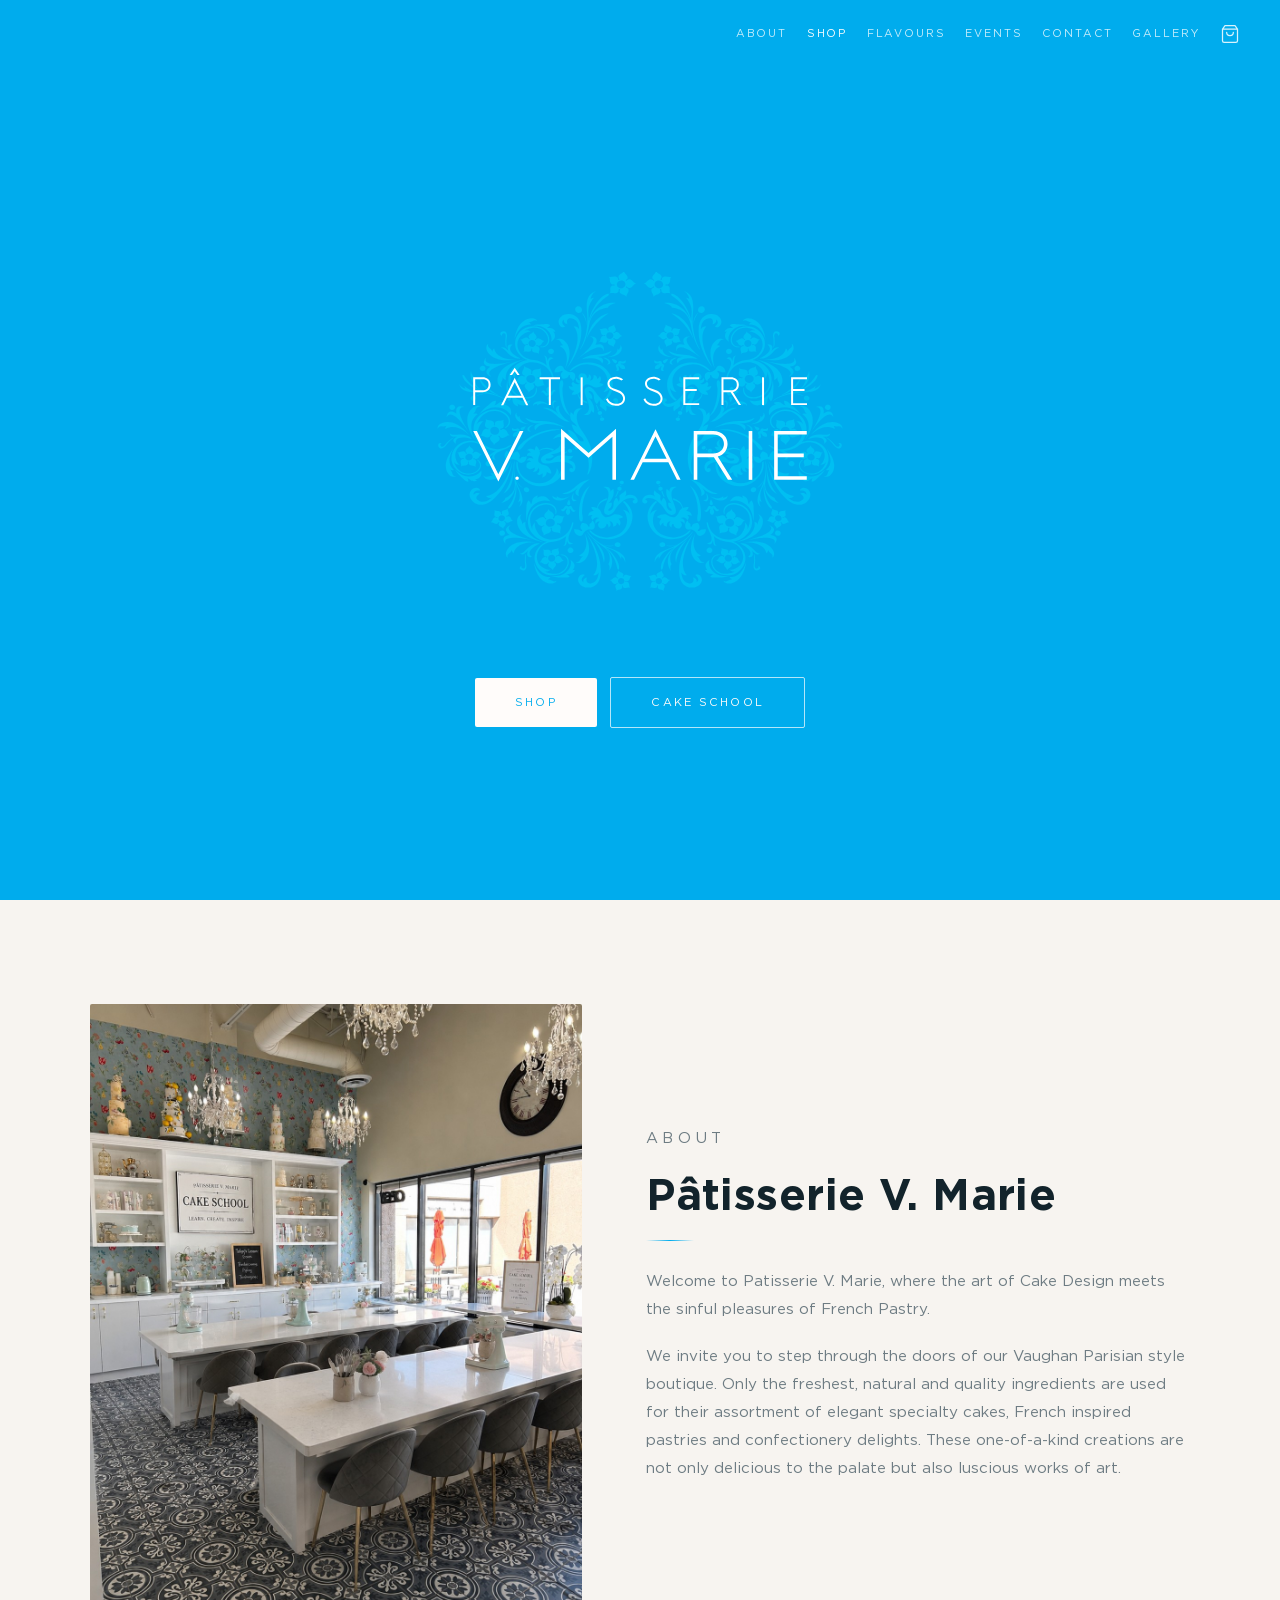
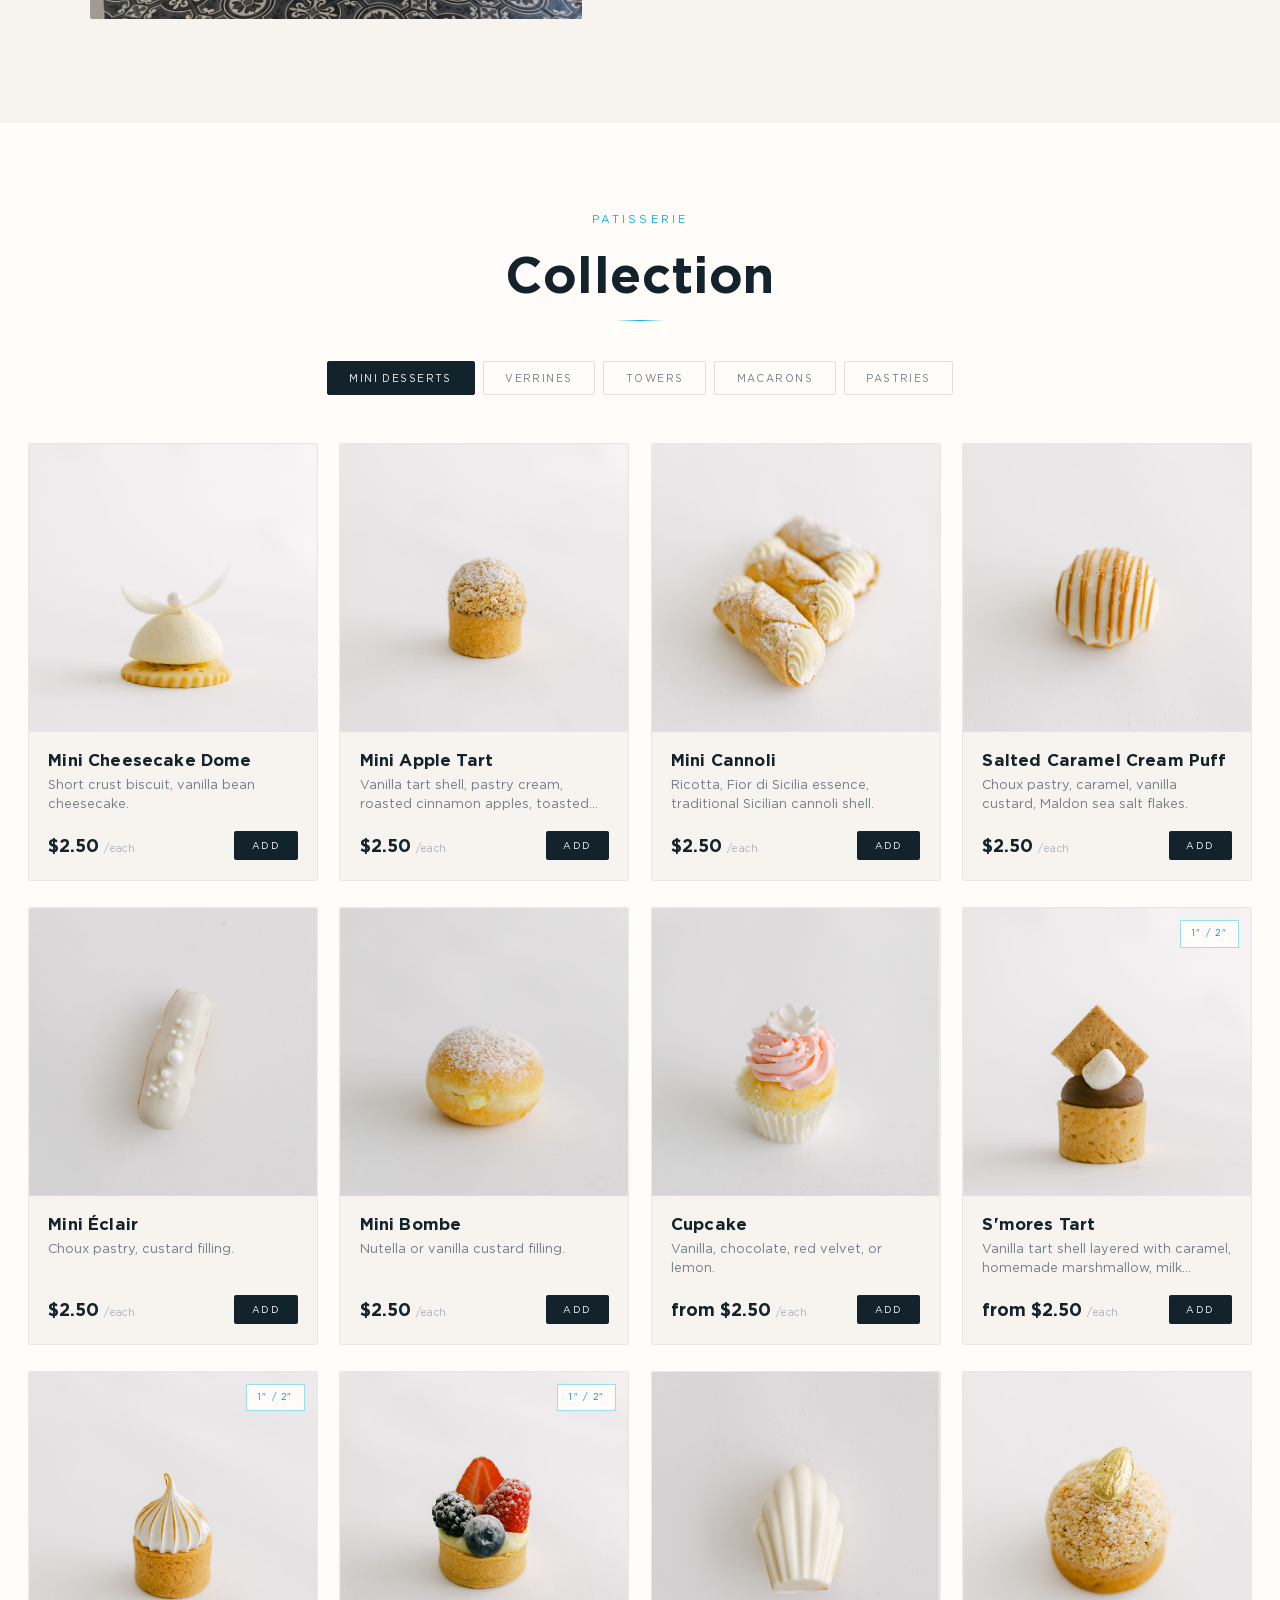
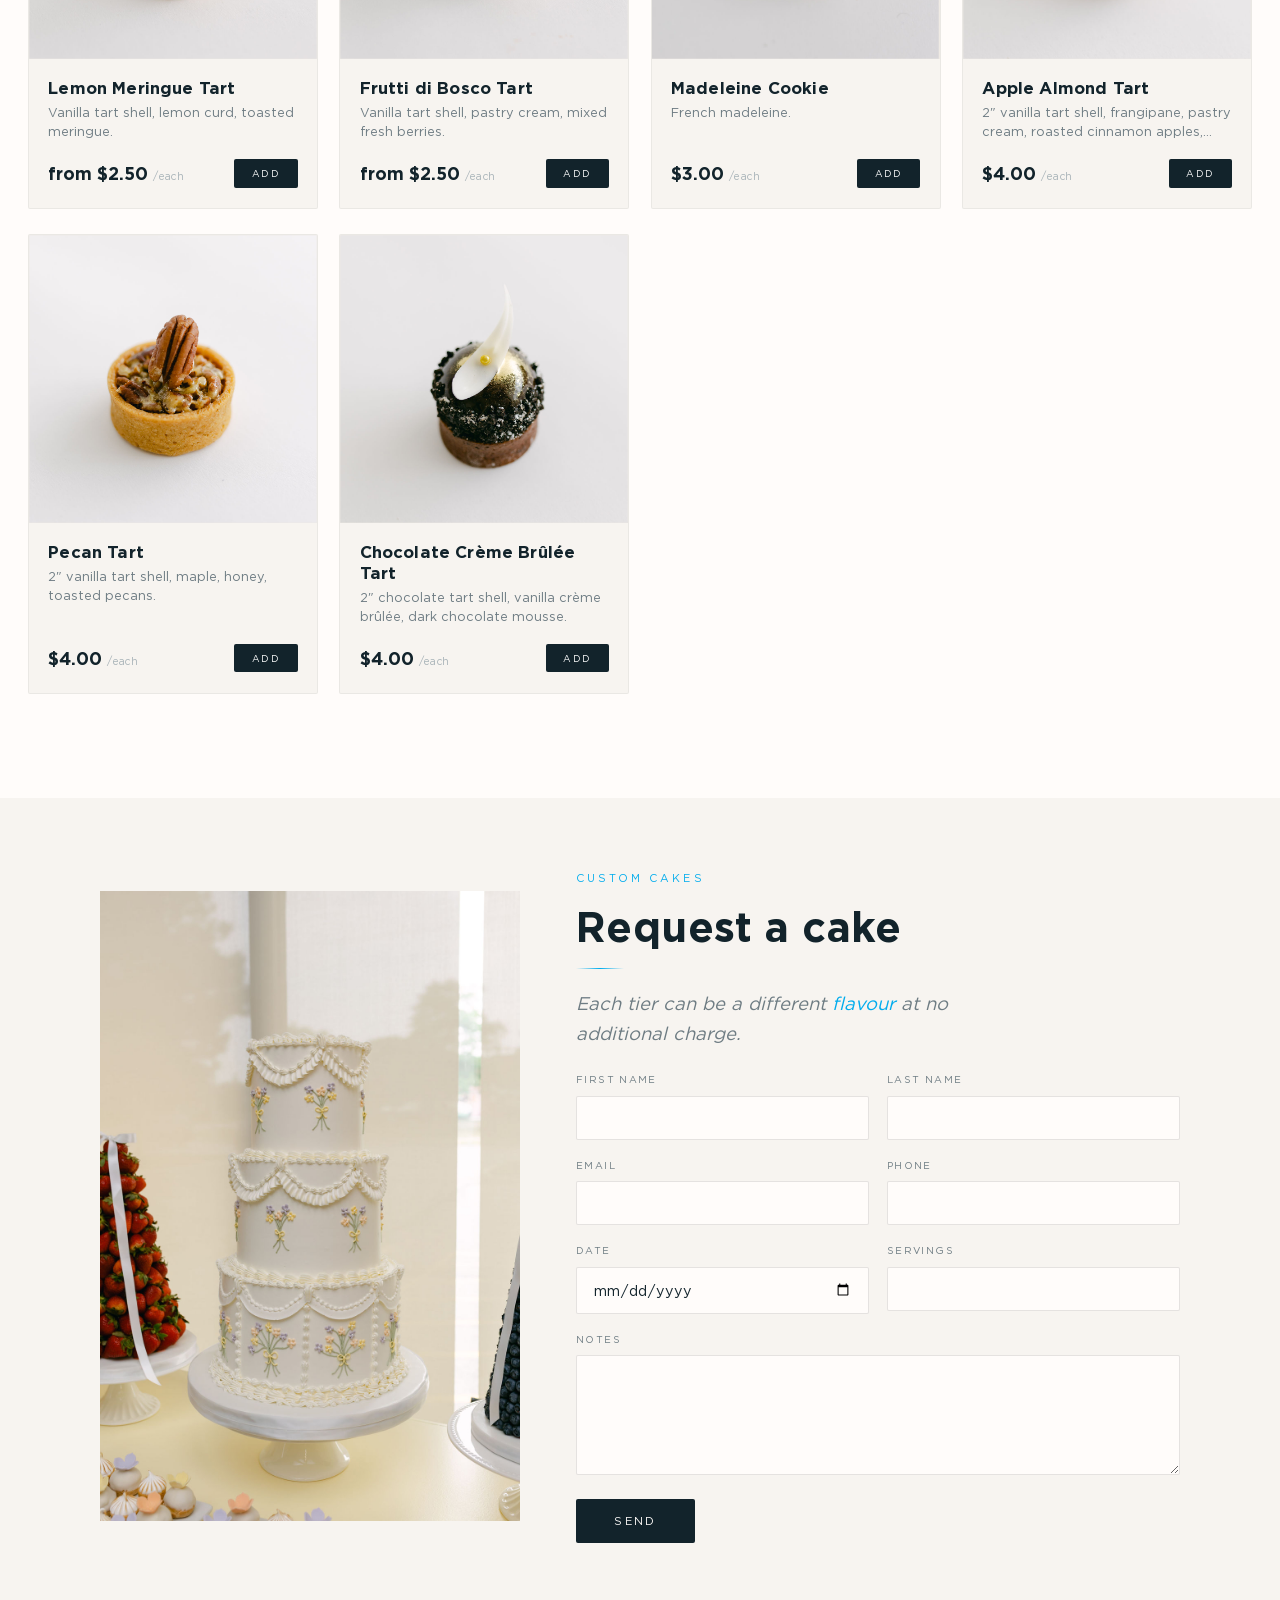
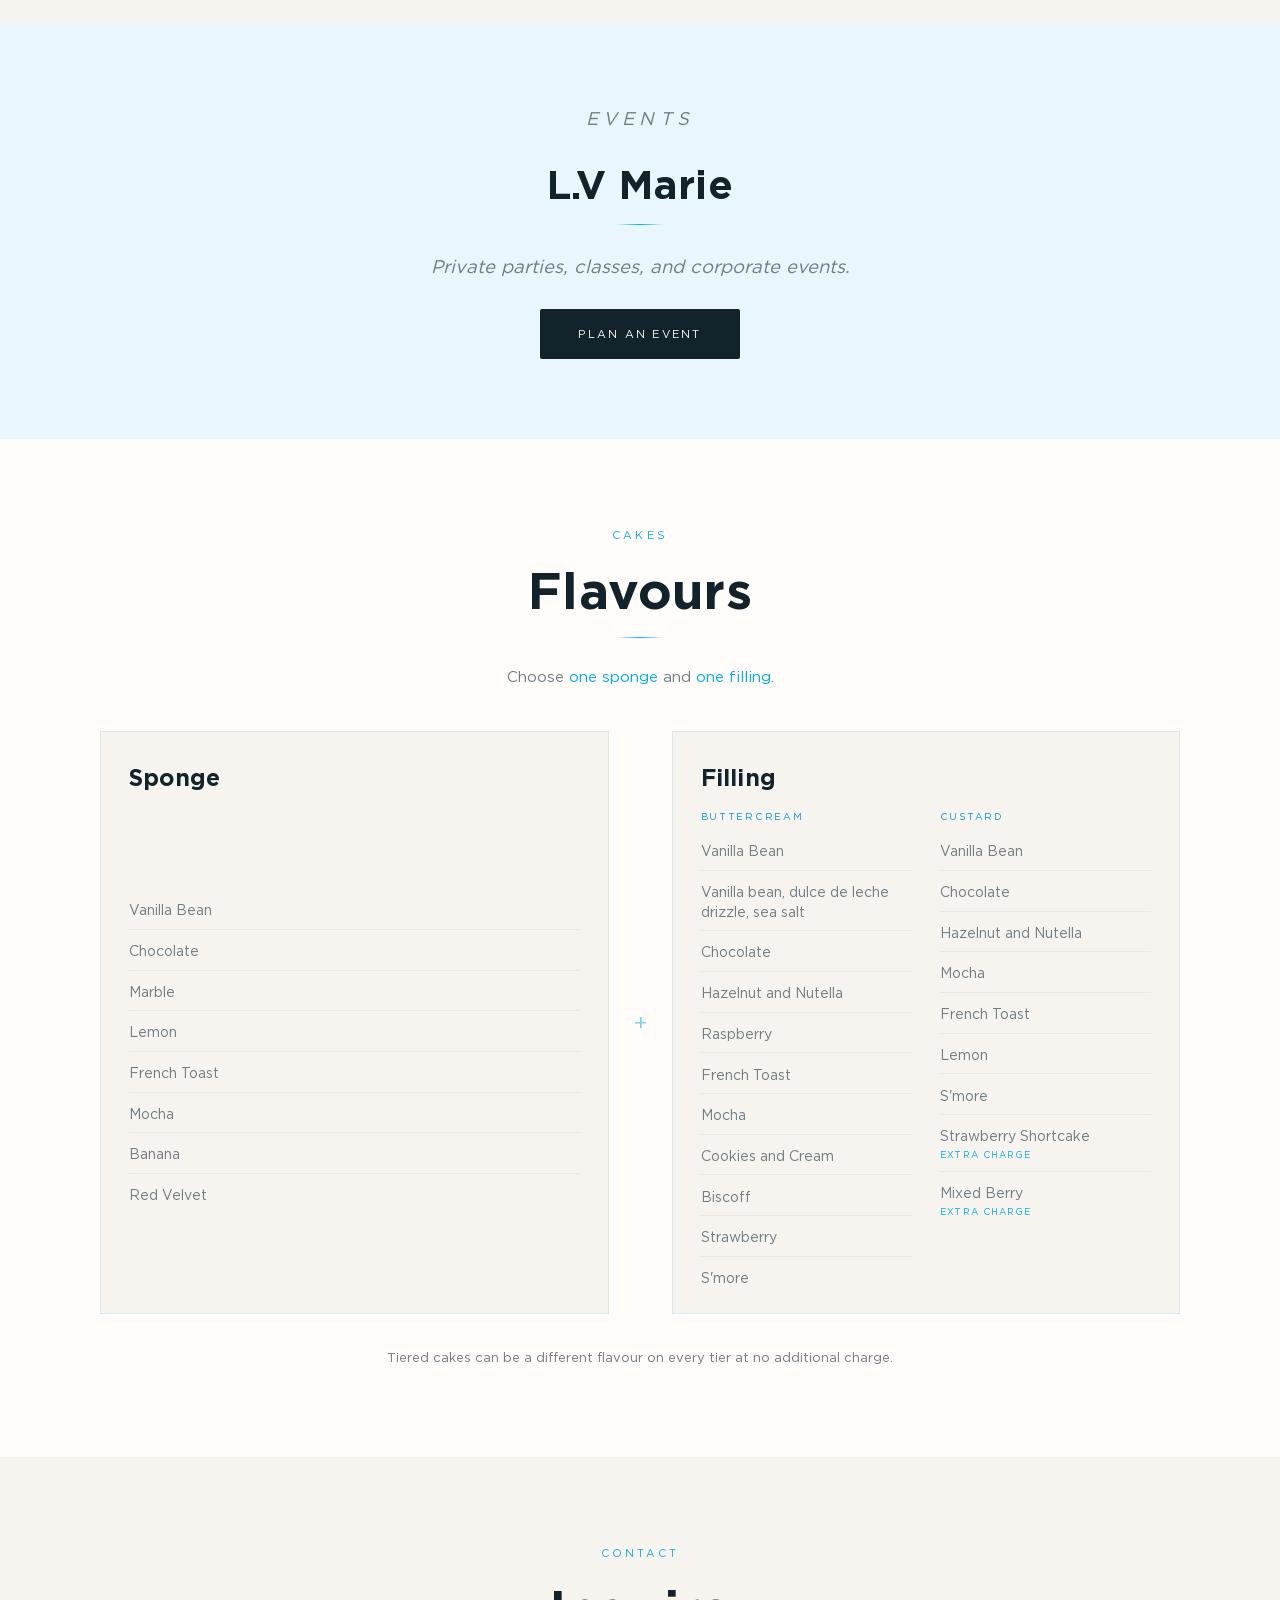
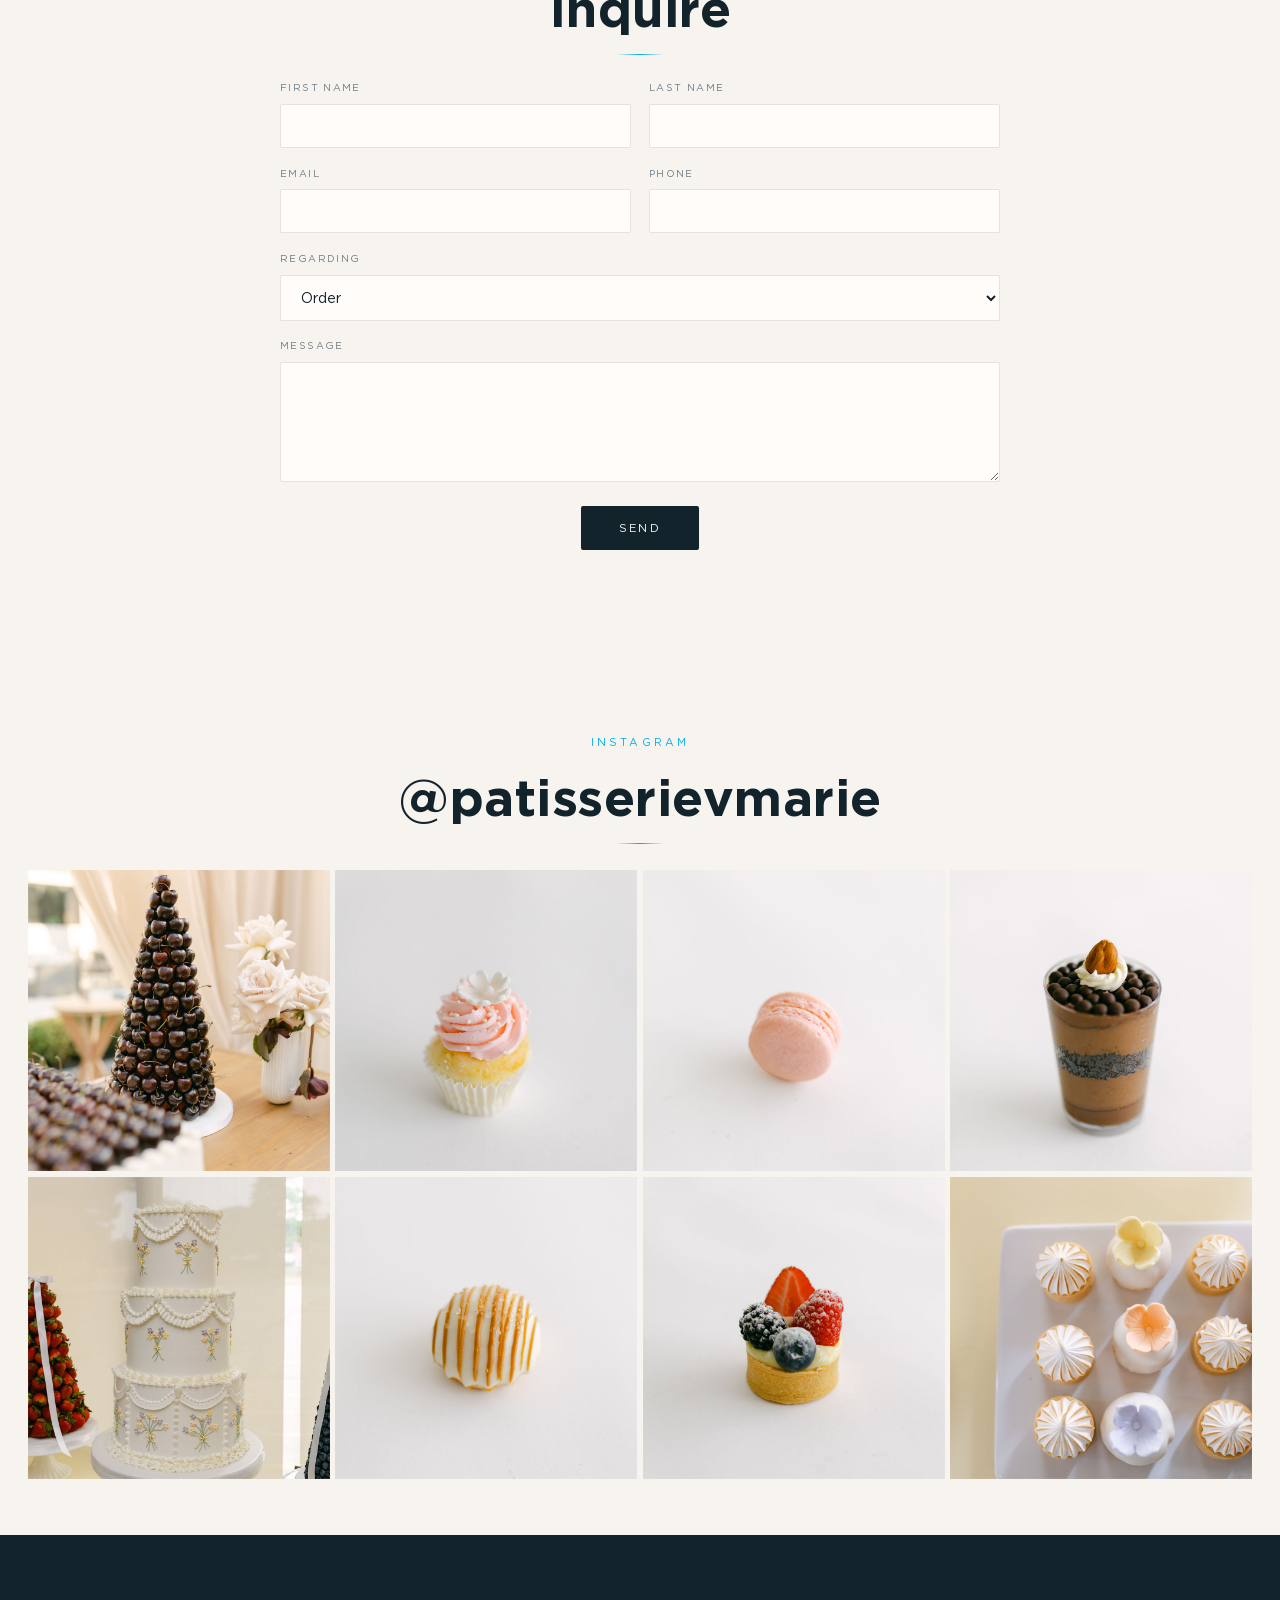
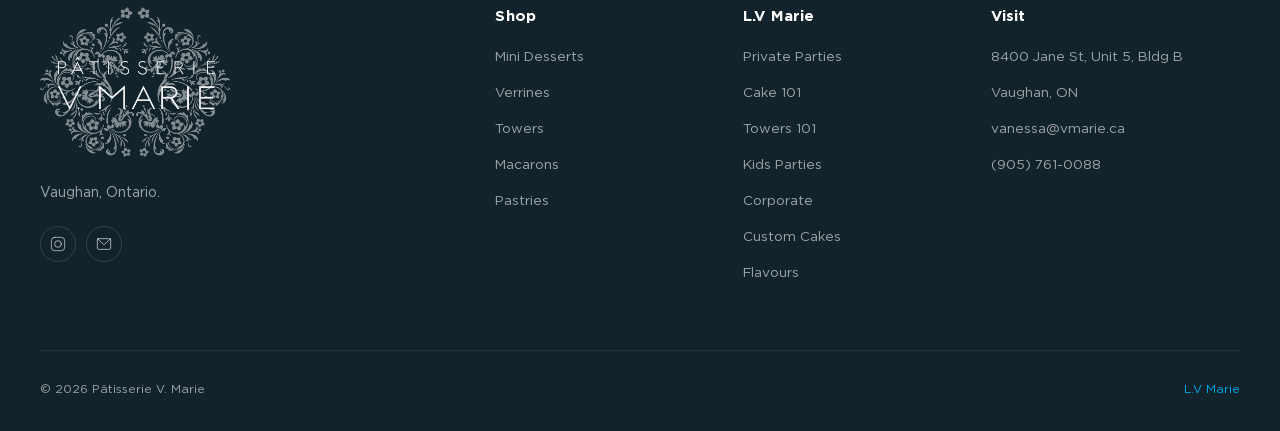
<file: index.html>
<!DOCTYPE html>
<html lang="en" class="page-shop-root">
<head>
<meta charset="UTF-8">
<meta name="viewport" content="width=device-width, initial-scale=1, viewport-fit=cover">
<title>Pâtisserie V. Marie | Vaughan</title>
<meta name="description" content="Patisserie and cake school in Vaughan. Fruit cakes, pastries, and celebrations.">
<meta name="theme-color" content="#00ACED">
<meta name="apple-mobile-web-app-status-bar-style" content="default">
<link rel="icon" type="image/png" sizes="32x32" href="Assets/brand/favicon-32.png">
<link rel="apple-touch-icon" href="Assets/brand/apple-touch-icon.png">
<link rel="preload" href="Assets/fonts/GothamBook.woff2" as="font" type="font/woff2" crossorigin>
<link rel="preload" href="Assets/fonts/GothamBold.woff2" as="font" type="font/woff2" crossorigin>
<link rel="stylesheet" href="css/site.css?v=30">
</head>
<body class="page-shop">

<nav class="nav" id="nav">
  <div class="nav-inner">
    <div class="nav-left"></div>
    <div class="nav-end">
      <div class="nav-links" id="navLinksDesktop">
        <a href="#about">About</a>
        <a href="#store" class="active">Shop</a>
        <a href="#flavours">Flavours</a>
        <a href="events.html">Events</a>
        <a href="#contact">Contact</a>
        <a href="#gallery">Gallery</a>
      </div>
      <div class="nav-right">
        <button type="button" class="nav-cart" id="cartToggle" aria-label="Open cart">
          <svg viewBox="0 0 24 24" aria-hidden="true">
            <path d="M6 2L3 6v14a2 2 0 002 2h14a2 2 0 002-2V6l-3-4zM3 6h18M16 10a4 4 0 01-8 0" stroke-linecap="round" stroke-linejoin="round"/>
          </svg>
          <span class="cart-count" id="cartCount">0</span>
        </button>
        <button type="button" class="nav-toggle" id="navToggle" aria-label="Menu">
          <span></span><span></span><span></span>
        </button>
      </div>
    </div>
  </div>
</nav>

<div class="mobile-menu" id="navLinks" hidden>
  <a href="#about">About</a>
  <a href="#store">Shop</a>
  <a href="#flavours">Flavours</a>
  <a href="events.html">Events</a>
  <a href="#contact">Contact</a>
  <a href="#gallery">Gallery</a>
</div>

<section class="hero hero--boutique">
  <div class="hero-content">
    <img
      class="hero-logo"
      src="Assets/brand/logo-hero.svg"
      alt="Pâtisserie V. Marie"
      width="609" height="609"
      fetchpriority="high">
    <div class="hero-actions">
      <a href="#store" class="btn btn-hero">Shop</a>
      <a href="events.html" class="btn btn-hero-ghost">Cake School</a>
    </div>
  </div>
</section>

<section class="intro" id="about">
  <div class="intro-inner">
    <div class="intro-image fade-in">
      <img src="Assets/images/store-interior.jpg" alt="Pâtisserie V. Marie Cake School" width="800" height="1000">
    </div>
    <div class="intro-text fade-in">
      <p class="section-label">About</p>
      <h2>Pâtisserie V. Marie</h2>
      <div class="gold-line"></div>
      <p>Welcome to Patisserie V. Marie, where the art of Cake Design meets the sinful pleasures of French Pastry.</p>
      <p>We invite you to step through the doors of our Vaughan Parisian style boutique. Only the freshest, natural and quality ingredients are used for their assortment of elegant specialty cakes, French inspired pastries and confectionery delights. These one-of-a-kind creations are not only delicious to the palate but also luscious works of art.</p>
    </div>
  </div>
</section>

<section class="store" id="store">
  <div class="store-header fade-in">
    <p class="section-label">Patisserie</p>
    <h2 class="section-title">Collection</h2>
    <div class="gold-line"></div>
  </div>

  <div class="store-filters fade-in" role="tablist" aria-label="Product categories">
    <button type="button" class="filter-btn active" data-filter="mini">Mini Desserts</button>
    <button type="button" class="filter-btn" data-filter="verrine">Verrines</button>
    <button type="button" class="filter-btn" data-filter="towers">Towers</button>
    <button type="button" class="filter-btn" data-filter="macarons">Macarons</button>
    <button type="button" class="filter-btn" data-filter="pastries">Pastries</button>
  </div>

  <div class="products-grid" id="productsGrid"></div>
</section>

<section class="custom-cakes" id="custom-cakes">
  <div class="custom-cakes-inner">
    <div class="custom-cakes-image fade-in">
      <img src="Assets/images/wedding-cake.jpg" alt="Custom cake" loading="lazy">
    </div>
    <div class="custom-cakes-text fade-in">
      <p class="section-label">Custom Cakes</p>
      <h2>Request a cake</h2>
      <div class="gold-line"></div>
      <p>Each tier can be a different <a href="#flavours">flavour</a> at no additional charge.</p>
      <form class="contact-form" id="cakeForm">
        <div class="form-group">
          <label for="cakeFirst">First Name</label>
          <input id="cakeFirst" type="text" required autocomplete="given-name">
        </div>
        <div class="form-group">
          <label for="cakeLast">Last Name</label>
          <input id="cakeLast" type="text" required autocomplete="family-name">
        </div>
        <div class="form-group">
          <label for="cakeEmail">Email</label>
          <input id="cakeEmail" type="email" required autocomplete="email">
        </div>
        <div class="form-group">
          <label for="cakePhone">Phone</label>
          <input id="cakePhone" type="tel" autocomplete="tel">
        </div>
        <div class="form-group">
          <label for="cakeDate">Date</label>
          <input id="cakeDate" type="date" required>
        </div>
        <div class="form-group">
          <label for="cakeServings">Servings</label>
          <input id="cakeServings" type="number" min="1" inputmode="numeric">
        </div>
        <div class="form-group full">
          <label for="cakeNotes">Notes</label>
          <textarea id="cakeNotes"></textarea>
        </div>
        <div class="form-submit">
          <button type="submit" class="btn btn-primary">Send</button>
        </div>
      </form>
    </div>
  </div>
</section>

<section class="events-band">
  <div class="events-band-inner fade-in">
    <p class="section-label">Events</p>
    <h2>L.V Marie</h2>
    <div class="gold-line"></div>
    <p>Private parties, classes, and corporate events.</p>
    <a href="events.html" class="btn btn-primary">Plan an Event</a>
  </div>
</section>

<section class="flavours" id="flavours">
  <p class="section-label">Cakes</p>
  <h2 class="section-title">Flavours</h2>
  <div class="gold-line"></div>
  <p class="flavours-lead">Choose <strong>one sponge</strong> and <strong>one filling</strong>.</p>

  <div class="flavours-grid flavours-grid--pair">
    <article class="flavour-card flavour-card--step fade-in">
      <h3>Sponge</h3>
      <ul class="flavour-list">
        <li>Vanilla Bean</li>
        <li>Chocolate</li>
        <li>Marble</li>
        <li>Lemon</li>
        <li>French Toast</li>
        <li>Mocha</li>
        <li>Banana</li>
        <li>Red Velvet</li>
      </ul>
    </article>

    <div class="flavours-connector" aria-hidden="true"><span>+</span></div>

    <article class="flavour-card flavour-card--step fade-in">
      <h3>Filling</h3>
      <div class="flavour-columns">
        <div class="flavour-column">
          <p class="flavour-subhead">Buttercream</p>
          <ul class="flavour-list">
            <li>Vanilla Bean</li>
            <li>Vanilla bean, dulce de leche drizzle, sea salt</li>
            <li>Chocolate</li>
            <li>Hazelnut and Nutella</li>
            <li>Raspberry</li>
            <li>French Toast</li>
            <li>Mocha</li>
            <li>Cookies and Cream</li>
            <li>Biscoff</li>
            <li>Strawberry</li>
            <li>S'more</li>
          </ul>
        </div>
        <div class="flavour-column">
          <p class="flavour-subhead">Custard</p>
          <ul class="flavour-list">
            <li>Vanilla Bean</li>
            <li>Chocolate</li>
            <li>Hazelnut and Nutella</li>
            <li>Mocha</li>
            <li>French Toast</li>
            <li>Lemon</li>
            <li>S'more</li>
            <li>Strawberry Shortcake <span class="extra">Extra charge</span></li>
            <li>Mixed Berry <span class="extra">Extra charge</span></li>
          </ul>
        </div>
      </div>
    </article>
  </div>

  <p class="flavours-note">Tiered cakes can be a different flavour on every tier at no additional charge.</p>
</section>

<section class="contact" id="contact">
  <div class="contact-inner">
    <p class="section-label">Contact</p>
    <h2 class="section-title fade-in">Inquire</h2>
    <div class="gold-line fade-in"></div>

    <form class="contact-form fade-in" id="contactForm">
      <div class="form-group">
        <label for="firstName">First Name</label>
        <input id="firstName" type="text" required autocomplete="given-name">
      </div>
      <div class="form-group">
        <label for="lastName">Last Name</label>
        <input id="lastName" type="text" required autocomplete="family-name">
      </div>
      <div class="form-group">
        <label for="email">Email</label>
        <input id="email" type="email" required autocomplete="email">
      </div>
      <div class="form-group">
        <label for="phone">Phone</label>
        <input id="phone" type="tel" autocomplete="tel">
      </div>
      <div class="form-group full">
        <label for="inquiryType">Regarding</label>
        <select id="inquiryType">
          <option>Order</option>
          <option>Sweet Table</option>
          <option>Other</option>
        </select>
      </div>
      <div class="form-group full">
        <label for="message">Message</label>
        <textarea id="message"></textarea>
      </div>
      <div class="form-submit">
        <button type="submit" class="btn btn-primary">Send</button>
      </div>
    </form>
  </div>
</section>

<section class="gallery gallery--bleed" id="gallery">
  <p class="section-label">Instagram</p>
  <h2 class="section-title fade-in"><a href="https://www.instagram.com/patisserievmarie/" target="_blank" rel="noopener">@patisserievmarie</a></h2>
  <div class="gold-line fade-in"></div>
  <div class="gallery-grid fade-in">
    <div class="gallery-item"><a href="https://www.instagram.com/patisserievmarie/" target="_blank" rel="noopener" aria-label="View on Instagram"><img src="Assets/images/tower-fruit-cherry.jpg" alt="Cherry fruit tower" loading="lazy"></a></div>
    <div class="gallery-item"><a href="https://www.instagram.com/patisserievmarie/" target="_blank" rel="noopener" aria-label="View on Instagram"><img src="Assets/images/cupcake-real.jpg" alt="Cupcakes" loading="lazy"></a></div>
    <div class="gallery-item"><a href="https://www.instagram.com/patisserievmarie/" target="_blank" rel="noopener" aria-label="View on Instagram"><img src="Assets/images/macaron-raspberry.jpg" alt="Raspberry macaron" loading="lazy"></a></div>
    <div class="gallery-item"><a href="https://www.instagram.com/patisserievmarie/" target="_blank" rel="noopener" aria-label="View on Instagram"><img src="Assets/images/verrine-ferrero-rocher.jpg" alt="Ferrero Rocher verrine" loading="lazy"></a></div>
    <div class="gallery-item"><a href="https://www.instagram.com/patisserievmarie/" target="_blank" rel="noopener" aria-label="View on Instagram"><img src="Assets/images/wedding-cake.jpg" alt="Wedding cake" loading="lazy"></a></div>
    <div class="gallery-item"><a href="https://www.instagram.com/patisserievmarie/" target="_blank" rel="noopener" aria-label="View on Instagram"><img src="Assets/images/cream-puff.jpg" alt="Salted caramel cream puff" loading="lazy"></a></div>
    <div class="gallery-item"><a href="https://www.instagram.com/patisserievmarie/" target="_blank" rel="noopener" aria-label="View on Instagram"><img src="Assets/images/frutti-di-bosco-tart.jpg" alt="Frutti di bosco tart" loading="lazy"></a></div>
    <div class="gallery-item"><a href="https://www.instagram.com/patisserievmarie/" target="_blank" rel="noopener" aria-label="View on Instagram"><img src="Assets/images/tower-macaron.jpg" alt="Macaron tower" loading="lazy"></a></div>
  </div>
</section>

<footer class="footer">
  <div class="footer-inner">
    <div class="footer-brand">
      <img class="footer-mark" src="Assets/brand/logo-white.png" alt="Pâtisserie V. Marie" width="230" height="182" loading="lazy">
      <p>Vaughan, Ontario.</p>
      <div class="footer-social">
        <a href="https://instagram.com/patisserievmarie" target="_blank" rel="noopener" aria-label="Instagram">
          <svg width="16" height="16" viewBox="0 0 24 24" fill="none" stroke="currentColor" stroke-width="1.5" stroke-linecap="round" stroke-linejoin="round"><rect x="2" y="2" width="20" height="20" rx="5"/><circle cx="12" cy="12" r="5"/><circle cx="17.5" cy="6.5" r="0.5" fill="currentColor" stroke="none"/></svg>
        </a>
        <a href="mailto:vanessa@vmarie.ca" aria-label="Email">
          <svg width="16" height="16" viewBox="0 0 24 24" fill="none" stroke="currentColor" stroke-width="1.5" stroke-linecap="round" stroke-linejoin="round"><rect x="2" y="4" width="20" height="16" rx="2"/><polyline points="22,4 12,13 2,4"/></svg>
        </a>
      </div>
    </div>
    <div>
      <h4>Shop</h4>
      <ul>
        <li><a href="#store" data-shop-filter="mini">Mini Desserts</a></li>
        <li><a href="#store" data-shop-filter="verrine">Verrines</a></li>
        <li><a href="#store" data-shop-filter="towers">Towers</a></li>
        <li><a href="#store" data-shop-filter="macarons">Macarons</a></li>
        <li><a href="#store" data-shop-filter="pastries">Pastries</a></li>
      </ul>
    </div>
    <div>
      <h4>L.V Marie</h4>
      <ul>
        <li><a href="events.html#private-parties">Private Parties</a></li>
        <li><a href="events.html#cake-101">Cake 101</a></li>
        <li><a href="events.html#towers-101">Towers 101</a></li>
        <li><a href="events.html#kids-parties">Kids Parties</a></li>
        <li><a href="events.html#corporate">Corporate</a></li>
        <li><a href="#custom-cakes">Custom Cakes</a></li>
        <li><a href="#flavours">Flavours</a></li>
      </ul>
    </div>
    <div>
      <h4>Visit</h4>
      <ul>
        <li><span>8400 Jane St, Unit 5, Bldg B</span></li>
        <li><span>Vaughan, ON</span></li>
        <li><a href="mailto:vanessa@vmarie.ca">vanessa@vmarie.ca</a></li>
        <li><a href="tel:+19057610088">(905) 761-0088</a></li>
      </ul>
    </div>
  </div>
  <div class="footer-bottom">
    <span>&copy; 2026 Pâtisserie V. Marie</span>
    <span><a href="events.html">L.V Marie</a></span>
  </div>
</footer>

<div class="cart-overlay" id="cartOverlay">
  <aside class="cart-sidebar" aria-label="Your selection">
    <div class="cart-header">
      <h3>Selection</h3>
      <button type="button" class="cart-close" id="cartClose" aria-label="Close cart"><span aria-hidden="true">×</span></button>
    </div>
    <div class="cart-items" id="cartItems">
      <div class="cart-empty"><p>Empty</p></div>
    </div>
    <div class="cart-footer" id="cartFooter" hidden>
      <div class="cart-row">
        <span>Subtotal</span>
        <span id="cartSubtotal">$0.00</span>
      </div>
      <div class="cart-total-row">
        <span>Total</span>
        <span id="cartTotal">$0.00</span>
      </div>
      <button type="button" class="btn btn-primary" id="submitOrder">Submit Inquiry</button>
      <button type="button" class="btn btn-outline-dark" onclick="closeCart()">Continue</button>
      <p class="cart-note">Pickup at the boutique. No payment yet.</p>
    </div>
  </aside>
</div>

<div class="modal-overlay" id="modalOverlay" role="dialog" aria-modal="true" aria-label="Product">
  <div class="product-modal" id="productModal"></div>
</div>

<div class="toast" id="toast" role="status" aria-live="polite"></div>

<script src="js/shop.js?v=21"></script>
<script>
  const nav = document.getElementById('nav');
  const navLinks = document.getElementById('navLinks');
  const navToggle = document.getElementById('navToggle');

  function closeMobileMenu() {
    navLinks.hidden = true;
    navLinks.classList.remove('open');
    nav.classList.remove('menu-open');
    document.body.classList.remove('menu-open');
  }

  function openMobileMenu() {
    navLinks.hidden = false;
    navLinks.classList.add('open');
    nav.classList.add('menu-open');
    document.body.classList.add('menu-open');
  }

  /* Nav starts blue over the hero, then swaps to the neutral site chrome
     as soon as the hero bottom passes under it. */
  const hero = document.querySelector('.hero--boutique');
  const navSwitch = () => {
    const navH = nav.offsetHeight;
    let onPage = window.scrollY > 40;
    if (hero) {
      const heroBottom = hero.offsetTop + hero.offsetHeight;
      onPage = window.scrollY + navH >= heroBottom - 1;
    }
    nav.classList.toggle('nav--on-page', onPage);
  };

  window.addEventListener('scroll', () => {
    nav.classList.toggle('scrolled', window.scrollY > 40);
    navSwitch();
  }, { passive: true });

  window.addEventListener('resize', navSwitch, { passive: true });
  navSwitch();

  navToggle.addEventListener('click', () => {
    if (navLinks.classList.contains('open')) closeMobileMenu();
    else openMobileMenu();
  });

  navLinks.querySelectorAll('a').forEach((link) => {
    link.addEventListener('click', () => closeMobileMenu());
  });

  document.getElementById('contactForm').addEventListener('submit', (e) => {
    e.preventDefault();
    showToast('Received');
    e.target.reset();
  });

  document.getElementById('cakeForm').addEventListener('submit', (e) => {
    e.preventDefault();
    showToast('Request received');
    e.target.reset();
  });

  const io = new IntersectionObserver((entries) => {
    entries.forEach((entry) => {
      if (entry.isIntersecting) {
        entry.target.classList.add('visible');
        io.unobserve(entry.target);
      }
    });
  }, { threshold: 0.06, rootMargin: '0px 0px -20px 0px' });

  document.querySelectorAll('.fade-in').forEach((el) => {
    const rect = el.getBoundingClientRect();
    if (rect.top < window.innerHeight * 0.92 && rect.bottom > 0) {
      el.classList.add('visible');
    } else {
      io.observe(el);
    }
  });
</script>
</body>
</html>
</file>
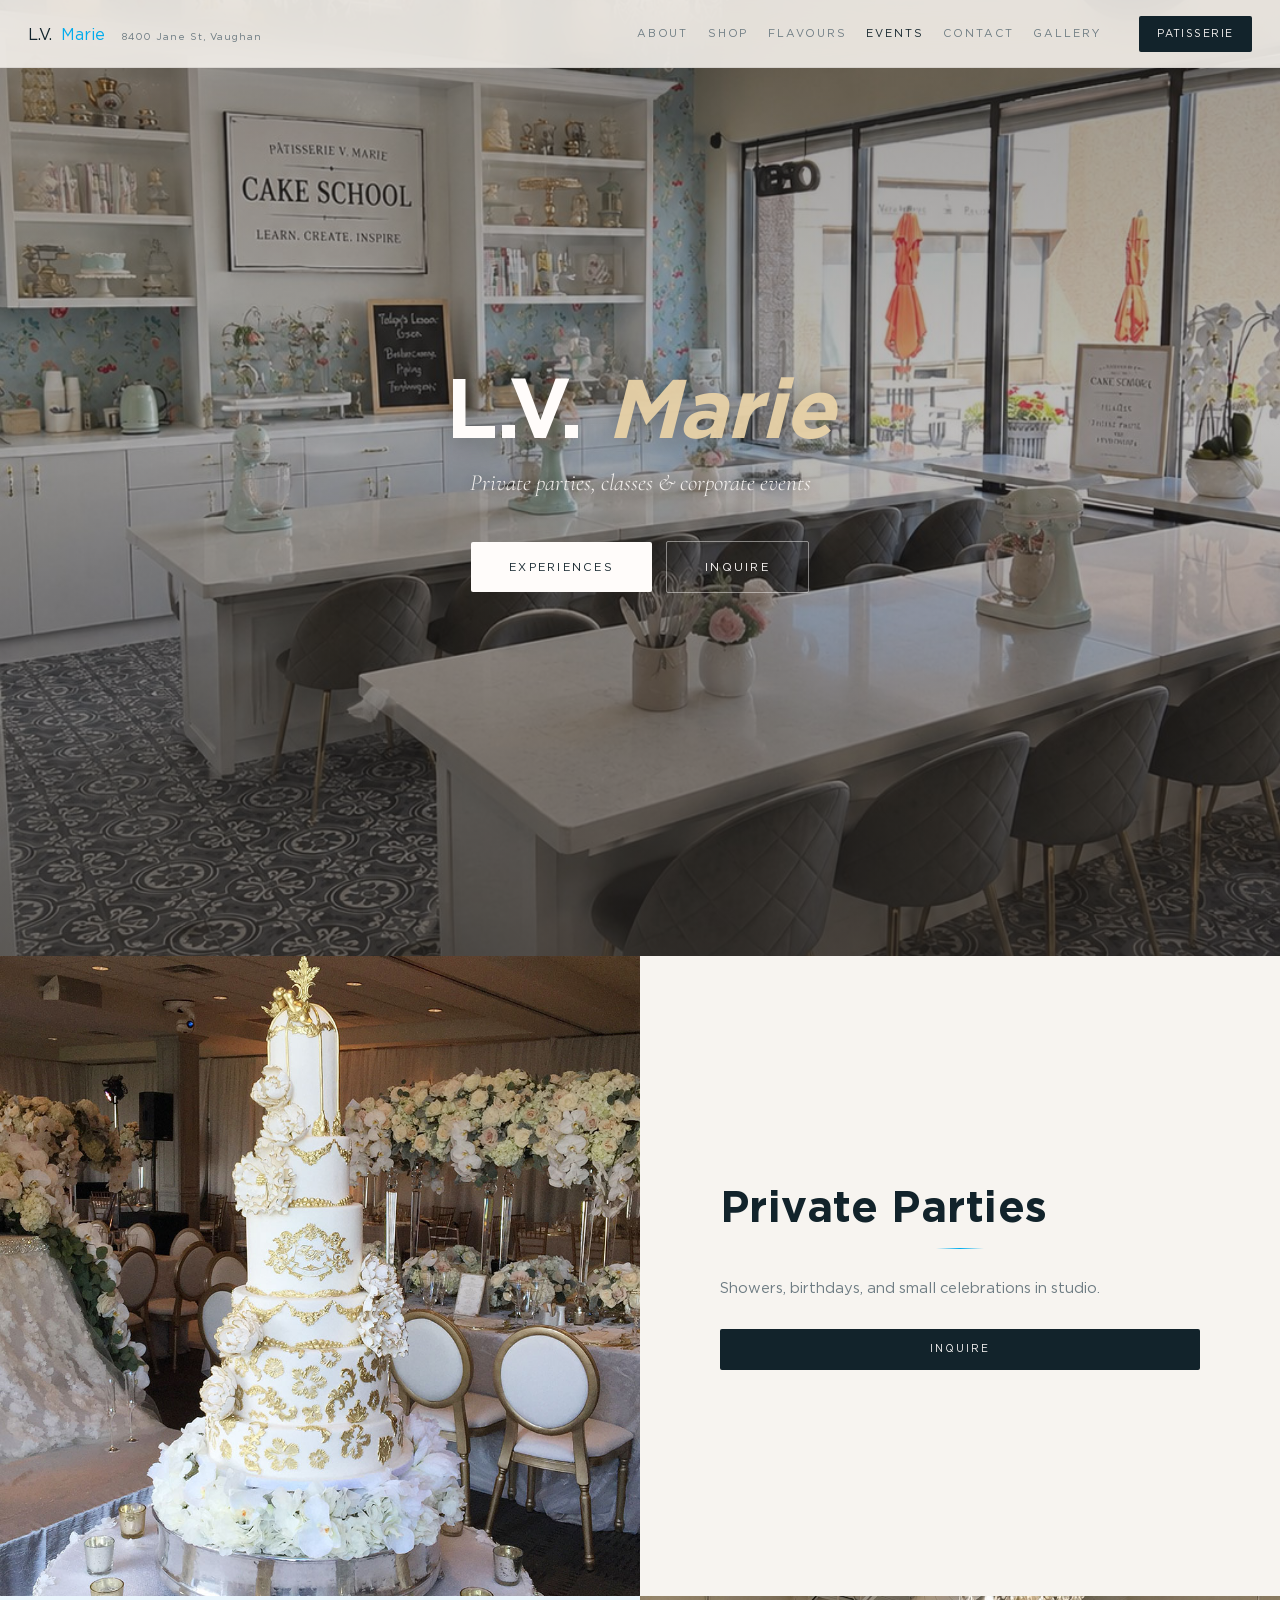
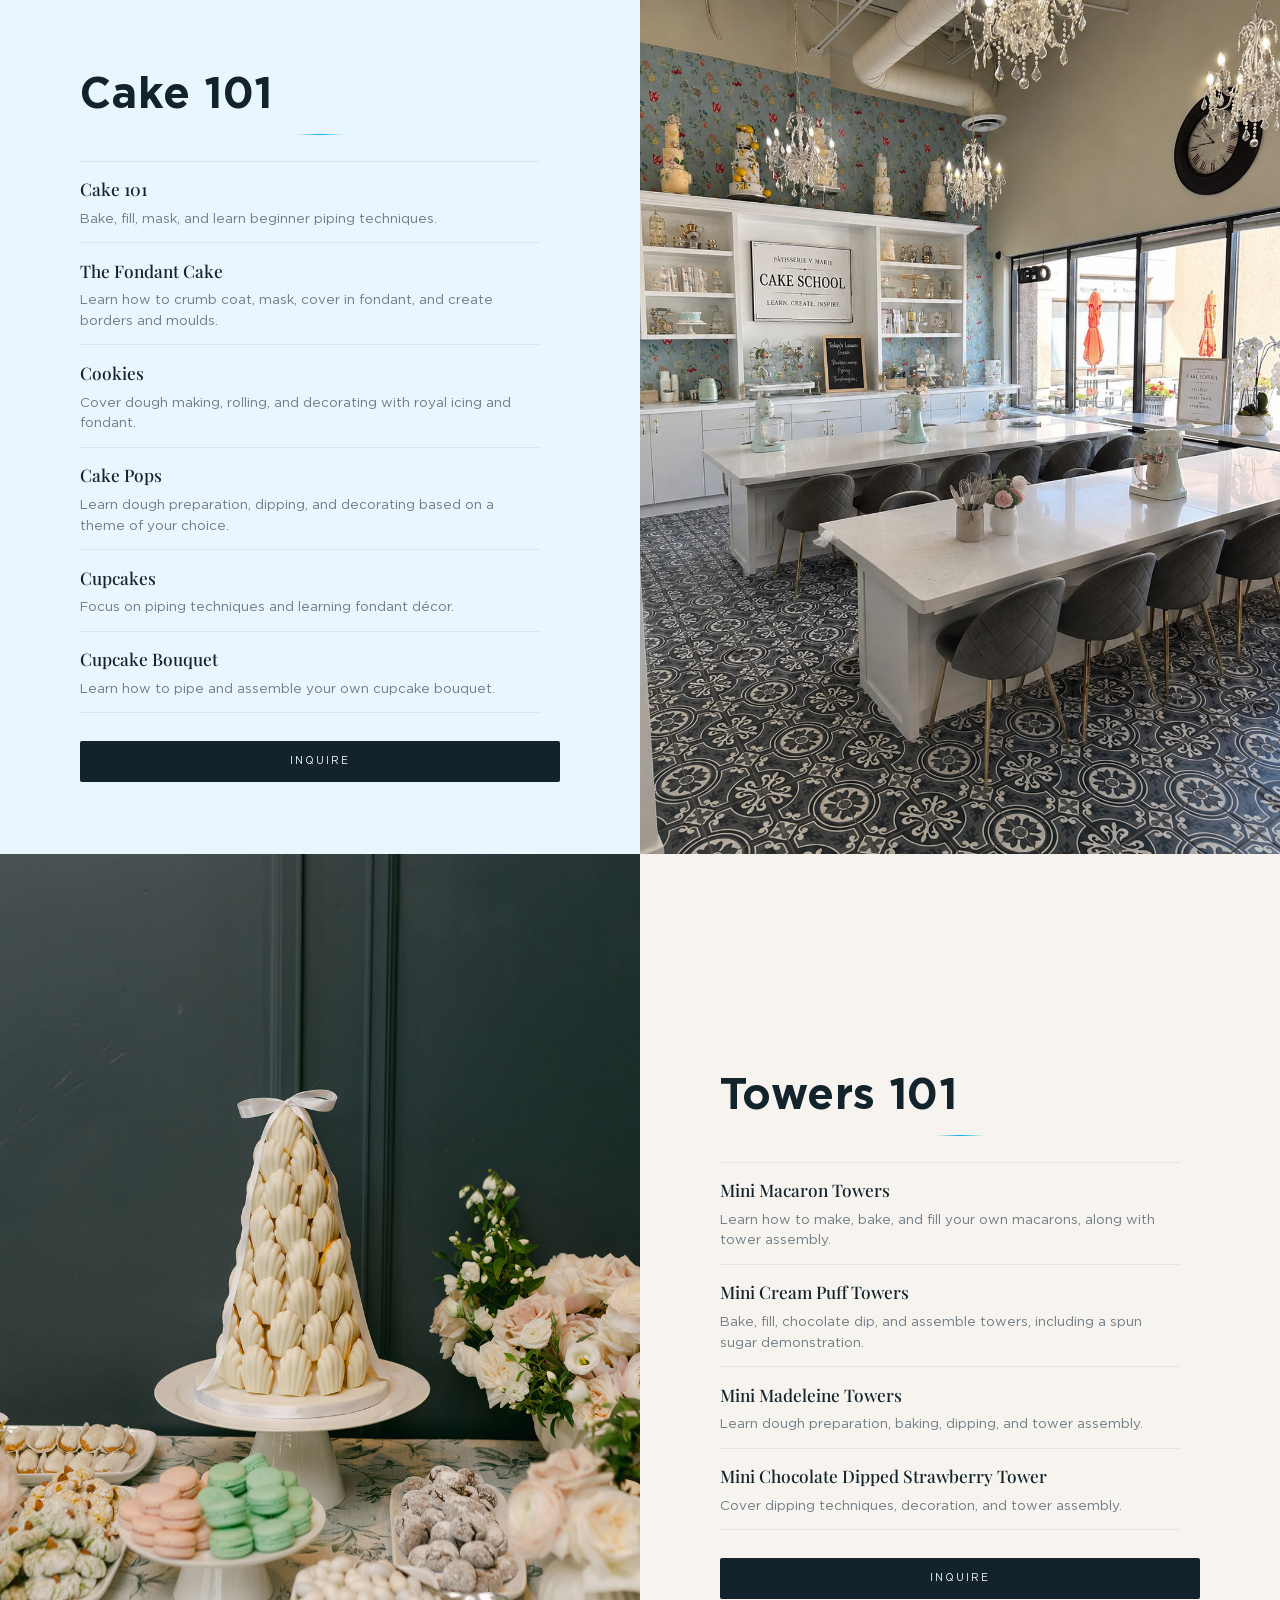
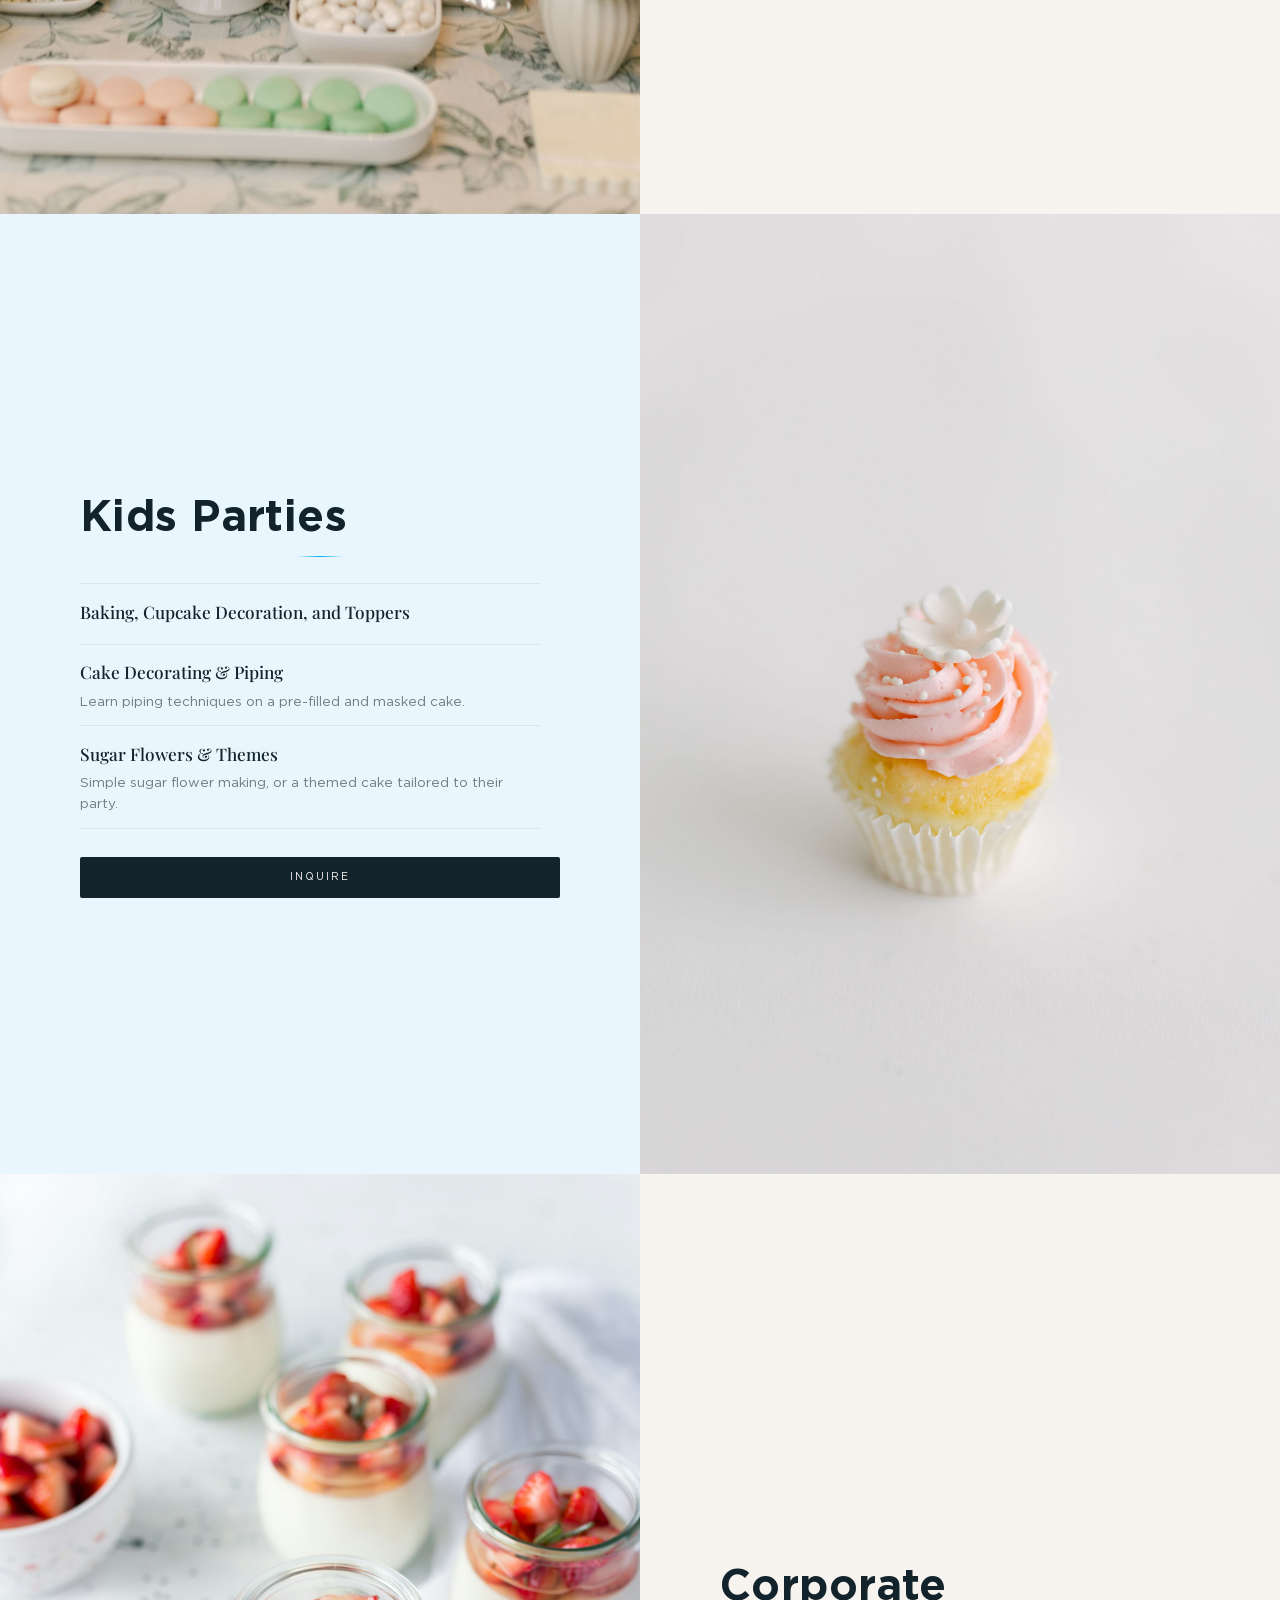
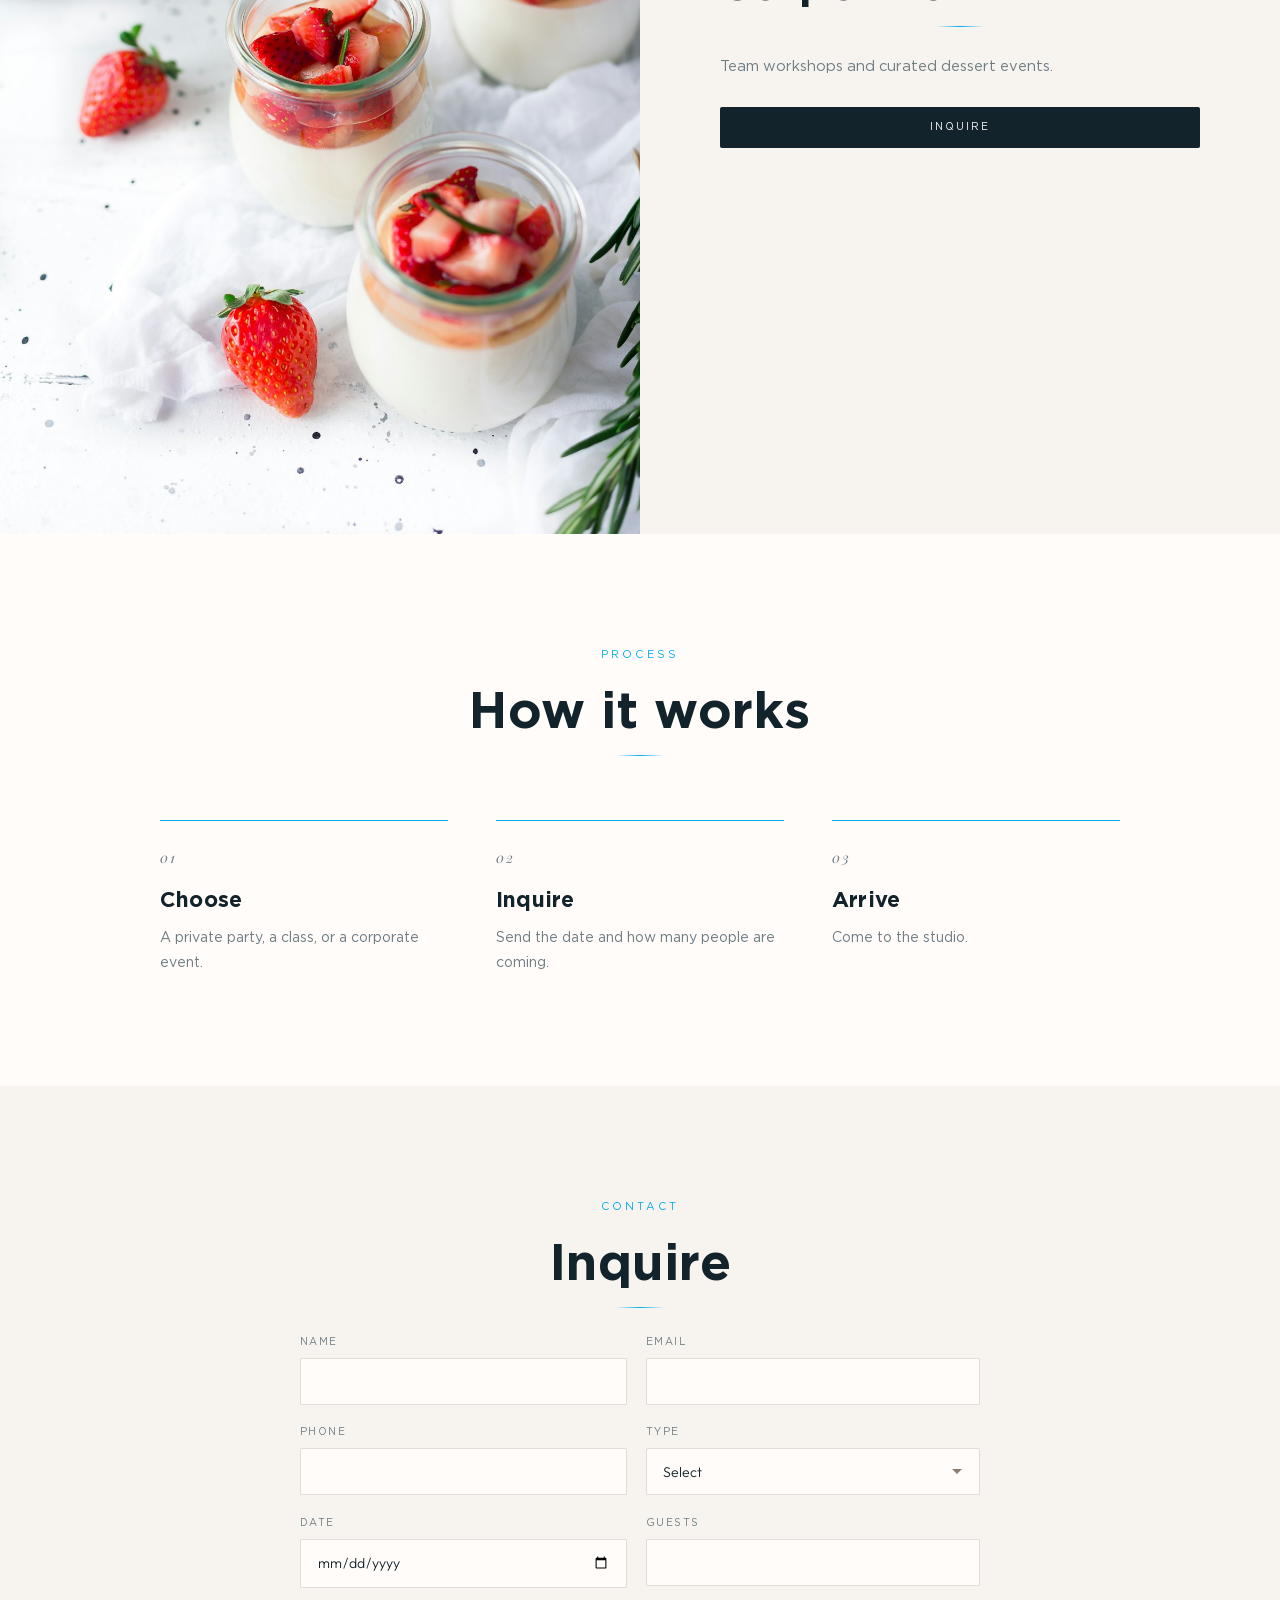
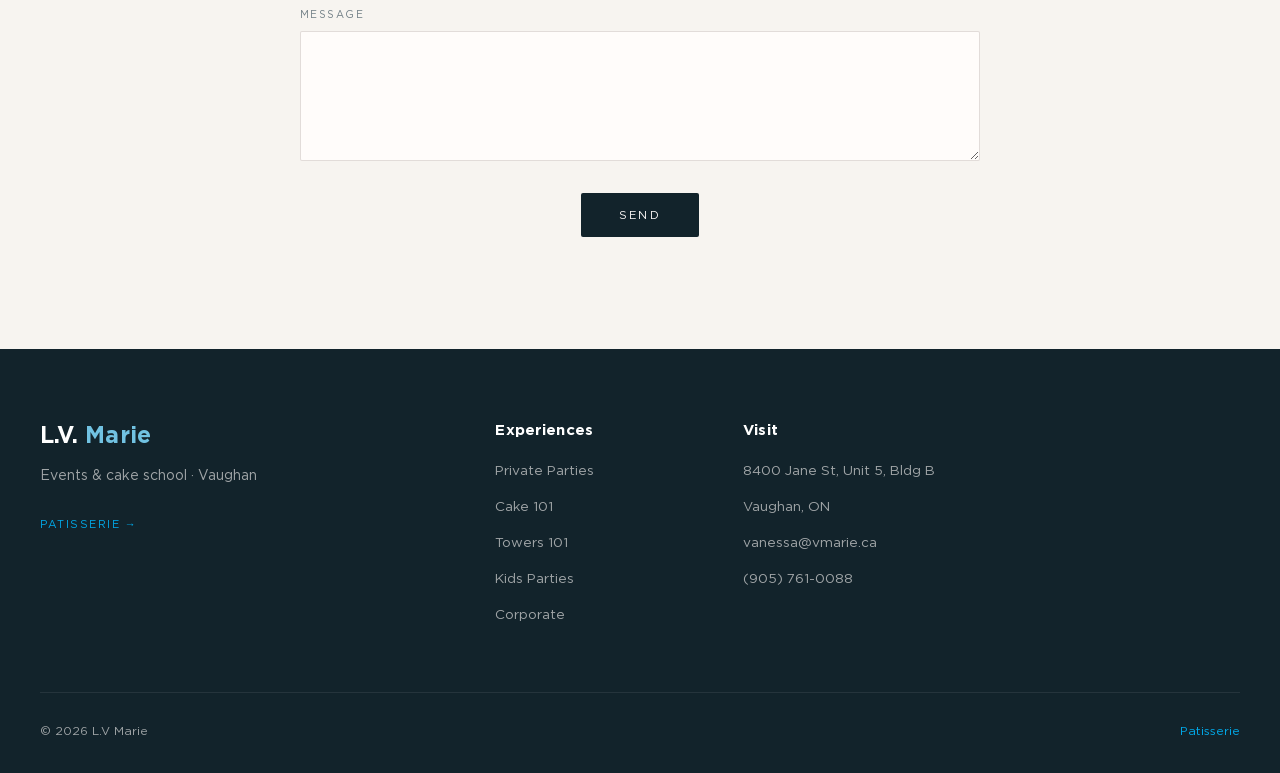
<file: events.html>
<!DOCTYPE html>
<html lang="en">
<head>
<meta charset="UTF-8">
<meta name="viewport" content="width=device-width, initial-scale=1, viewport-fit=cover">
<title>L.V Marie — Events & Cake School | Vaughan</title>
<meta name="description" content="Private parties, cake classes, and corporate events at L.V Marie in Vaughan.">
<meta name="theme-color" content="#2C2825">
<meta name="apple-mobile-web-app-status-bar-style" content="black-translucent">
<link rel="preconnect" href="https://fonts.googleapis.com">
<link rel="preconnect" href="https://fonts.gstatic.com" crossorigin>
<link href="https://fonts.googleapis.com/css2?family=Cormorant+Garamond:ital,wght@0,300;0,400;0,500;0,600;1,300;1,400&family=Outfit:wght@300;400;500&family=Playfair+Display:ital,wght@0,400;0,500;0,600;1,400;1,500&display=swap" rel="stylesheet">
<link rel="stylesheet" href="css/site.css?v=15">
<style>
/* ===== EVENTS PAGE OVERRIDES ===== */

/* Nav CTA button */
.nav-end {
  gap: 2.35rem;
}
.nav-links {
  margin-right: 0;
}
.nav-actions {
  display: flex;
  flex-direction: row;
  align-items: center;
  gap: 0.85rem;
  flex-shrink: 0;
  height: 100%;
}
.nav-cta {
  font-size: 0.65rem;
  letter-spacing: 0.14em;
  text-transform: uppercase;
  font-weight: 500;
  color: var(--white);
  background: var(--charcoal);
  padding: 0.55rem 1.15rem;
  border-radius: var(--radius);
  transition: background 0.3s ease;
  white-space: nowrap;
  display: inline-flex;
  align-items: center;
  height: 36px;
}
.nav-cta:hover { background: var(--gold); }

/* Typography overrides */
.section-subtitle {
  font-family: 'Cormorant Garamond', Georgia, serif;
  font-size: clamp(1.1rem, 2.2vw, 1.45rem);
  color: var(--warm-grey);
  font-style: italic;
  font-weight: 300;
  line-height: 1.5;
  margin-bottom: 2.5rem;
}
.gold-line.center { margin-left: auto; margin-right: auto; }

/* Buttons */
.btn-dark {
  background: var(--charcoal);
  color: var(--white);
}
.btn-dark:hover { background: var(--gold); }
.btn-sm {
  padding: 0.75rem 1.8rem;
  font-size: 0.64rem;
}
.btn-outline {
  background: transparent;
  color: var(--white);
  border: 1px solid rgba(255, 252, 250, 0.45);
}
.btn-outline:hover {
  background: var(--white);
  color: var(--charcoal);
  border-color: var(--white);
}

/* Hero — dark overlay style */
.hero {
  position: relative;
  min-height: calc(100lvh + 3.5rem);
  display: flex;
  align-items: center;
  justify-content: center;
  text-align: center;
  overflow: hidden;
  background: var(--charcoal);
  padding: 1.25rem;
}
.hero-bg {
  position: absolute;
  inset: 0;
  z-index: 0;
  pointer-events: none;
  background-color: #2C2825;
  background-image: url('Assets/images/store-interior.jpg');
  background-size: cover;
  background-position: center center;
  background-repeat: no-repeat;
}
.hero-overlay {
  position: absolute;
  inset: 0;
  z-index: 1;
  pointer-events: none;
  background:
    linear-gradient(180deg, rgba(44, 40, 37, 0.48) 0%, rgba(44, 40, 37, 0.3) 45%, rgba(44, 40, 37, 0.62) 100%);
}
.hero-content {
  position: relative;
  z-index: 2;
  padding: 1rem 1.25rem;
  max-width: 720px;
  width: 100%;
  margin: 0;
}
.hero h1 {
  font-size: clamp(2.8rem, 8vw, 5.2rem);
  font-weight: 400;
  color: var(--white);
  margin-bottom: 0.9rem;
  letter-spacing: -0.01em;
  line-height: 1.05;
  text-shadow: 0 2px 28px rgba(0, 0, 0, 0.4);
}
.hero h1 em {
  font-style: italic;
  color: rgba(232, 210, 168, 0.95);
}
.hero-tagline {
  display: block;
  font-family: 'Cormorant Garamond', Georgia, serif;
  font-size: clamp(1.1rem, 2.4vw, 1.45rem);
  color: rgba(255, 252, 250, 0.9);
  font-style: italic;
  font-weight: 300;
  margin: 0 auto 2.4rem;
  max-width: 420px;
  text-shadow: 0 1px 12px rgba(0, 0, 0, 0.35);
}
.hero-buttons {
  display: flex;
  gap: 0.85rem;
  justify-content: center;
  flex-wrap: wrap;
  align-items: center;
}
.hero .btn-primary {
  background: var(--white);
  color: var(--charcoal);
}
.hero .btn-primary:hover {
  background: var(--gold);
  color: var(--white);
}

/* ===== EVENT SECTIONS ===== */
.event-section {
  display: grid;
  grid-template-columns: 1fr 1fr;
  min-height: 520px;
}

.event-section.reverse .event-image { order: 2; }
.event-section.reverse .event-text { order: 1; }

.event-image {
  position: relative;
  overflow: hidden;
  min-height: 380px;
}

.event-image img {
  width: 100%;
  height: 100%;
  object-fit: cover;
}

.event-text {
  display: flex;
  flex-direction: column;
  justify-content: center;
  padding: 4.5rem 5rem;
  background: var(--cream);
}

.event-section:nth-child(even) .event-text {
  background: var(--blush);
}

.event-text h2 {
  font-size: clamp(1.9rem, 3.5vw, 2.7rem);
  margin-bottom: 0;
  color: var(--charcoal);
}

.event-text .event-desc {
  font-size: 0.92rem;
  color: var(--warm-grey);
  line-height: 1.85;
  margin-bottom: 1.75rem;
  max-width: 440px;
}

.event-text .event-details {
  font-family: 'Cormorant Garamond', serif;
  font-size: 1.05rem;
  font-style: italic;
  color: var(--charcoal);
  margin-bottom: 2rem;
  line-height: 1.65;
}

.class-list {
  list-style: none;
  margin: 0 0 1.75rem;
  max-width: 460px;
}
.class-list li {
  padding: 0.85rem 0;
  border-top: 1px solid rgba(44, 40, 37, 0.08);
}
.class-list li:last-child {
  border-bottom: 1px solid rgba(44, 40, 37, 0.08);
}
.class-list strong {
  display: block;
  font-family: 'Playfair Display', serif;
  font-weight: 500;
  font-size: 1.08rem;
  color: var(--charcoal);
  margin-bottom: 0.25rem;
}
.class-list span {
  display: block;
  font-size: 0.84rem;
  color: var(--warm-grey);
  line-height: 1.55;
}

/* ===== HOW IT WORKS ===== */
.how-it-works {
  padding: 7rem 2rem;
  background: var(--white);
  text-align: center;
}

.how-inner {
  max-width: 960px;
  margin: 0 auto;
}

.how-steps {
  display: grid;
  grid-template-columns: repeat(3, 1fr);
  gap: 3rem;
  margin-top: 4rem;
  text-align: left;
}

.how-step {
  padding-top: 1.5rem;
  border-top: 1px solid var(--gold);
}

.how-step-num {
  font-family: 'Playfair Display', serif;
  font-size: 0.85rem;
  color: var(--gold);
  letter-spacing: 0.12em;
  margin-bottom: 1rem;
  font-style: italic;
}

.how-step h3 {
  font-size: 1.35rem;
  margin-bottom: 0.8rem;
  color: var(--charcoal);
}

.how-step p {
  font-size: 0.88rem;
  color: var(--warm-grey);
  line-height: 1.8;
}

/* ===== INQUIRY FORM ===== */
.inquiry {
  padding: 7rem 2rem;
  background: var(--cream);
}

.inquiry-inner {
  max-width: 680px;
  margin: 0 auto;
  text-align: center;
}

.inquiry .section-title { margin-bottom: 0.3em; }
.inquiry .section-subtitle { margin-bottom: 2.5rem; }

.inquiry-form {
  text-align: left;
  display: grid;
  grid-template-columns: 1fr 1fr;
  gap: 1.2rem;
}

.form-group {
  display: flex;
  flex-direction: column;
}

.form-group.full {
  grid-column: 1 / -1;
}

.form-group label {
  font-size: 0.64rem;
  letter-spacing: 0.14em;
  text-transform: uppercase;
  color: var(--warm-grey);
  margin-bottom: 0.45rem;
  font-weight: 500;
}

.form-group input,
.form-group textarea,
.form-group select {
  padding: 0.85rem 1rem;
  border: 1px solid rgba(138, 126, 116, 0.25);
  font-family: 'Outfit', sans-serif;
  font-size: 0.88rem;
  font-weight: 300;
  color: var(--charcoal);
  background: var(--white);
  border-radius: var(--radius);
  transition: border-color 0.3s ease;
  outline: none;
  appearance: none;
  -webkit-appearance: none;
}

.form-group select {
  background-image: url("data:image/svg+xml,%3Csvg xmlns='http://www.w3.org/2000/svg' width='12' height='8' viewBox='0 0 12 8'%3E%3Cpath fill='%238A7E74' d='M1 1l5 5 5-5'/%3E%3C/svg%3E");
  background-repeat: no-repeat;
  background-position: right 1rem center;
  padding-right: 2.5rem;
  cursor: pointer;
}

.form-group input:focus,
.form-group textarea:focus,
.form-group select:focus {
  border-color: var(--gold);
}
.form-group input.is-invalid,
.form-group input.is-invalid:focus {
  border-color: #b42318;
}
.field-note {
  margin-top: 0.4rem;
  font-size: 0.68rem;
  line-height: 1.3;
  color: #b42318;
}

.form-group textarea {
  resize: vertical;
  min-height: 130px;
}

.form-submit {
  grid-column: 1 / -1;
  text-align: center;
  margin-top: 0.8rem;
}

/* ===== FOOTER OVERRIDES ===== */
.footer-boutique-link {
  display: inline-flex;
  align-items: center;
  gap: 0.5rem;
  font-size: 0.68rem;
  letter-spacing: 0.14em;
  text-transform: uppercase;
  color: var(--gold);
  font-weight: 500;
  transition: color 0.3s ease;
}
.footer-boutique-link:hover { color: var(--white); }

/* ===== TOAST ===== */
.toast {
  position: fixed;
  bottom: 2rem;
  left: 50%;
  transform: translateX(-50%) translateY(120px);
  background: var(--charcoal);
  color: var(--white);
  padding: 1rem 2.2rem;
  border-radius: var(--radius);
  font-size: 0.85rem;
  font-weight: 400;
  z-index: 3000;
  opacity: 0;
  transition: transform 0.45s ease, opacity 0.45s ease;
  text-align: center;
  max-width: 90vw;
  border: 1px solid rgba(184, 151, 90, 0.25);
}
.toast.show {
  transform: translateX(-50%) translateY(0);
  opacity: 1;
}

/* ===== RESPONSIVE ===== */
@media (max-width: 1024px) {
  .event-text { padding: 3.5rem 3rem; }
  .how-steps { gap: 2rem; }
}

@media (max-width: 860px) {
  .event-section,
  .event-section.reverse {
    grid-template-columns: 1fr;
  }
  .event-section.reverse .event-image,
  .event-section.reverse .event-text {
    order: unset;
  }
  .event-image { min-height: 300px; max-height: 380px; }
  .event-text { padding: 3rem 1.8rem; }
  .how-steps {
    grid-template-columns: 1fr;
    gap: 2.5rem;
  }
  .inquiry-form { grid-template-columns: 1fr; }
}

@media (max-width: 768px) {
  .nav-cta { padding: 0.5rem 0.85rem; font-size: 0.58rem; height: 34px; }
  .hero {
    padding:
      calc(60px + env(safe-area-inset-top, 0px))
      1rem
      0;
  }
  .hero-content { padding: 0.75rem; }
  .hero h1 { font-size: 2.35rem; }
  .hero-buttons { flex-direction: row; flex-wrap: wrap; justify-content: center; }
  .hero-buttons .btn { flex: 1 1 auto; min-width: 140px; }
}

@media (max-width: 480px) {
  .hero h1 { font-size: 2.4rem; }
  .section-title { font-size: 1.75rem; }
  .intro { padding: 4rem 1.5rem; }
  .how-it-works { padding: 5rem 1.5rem; }
  .inquiry { padding: 5rem 1.5rem; }
}
</style>
</head>
<body>

<!-- NAVIGATION -->
<nav class="nav" id="nav">
  <div class="nav-inner">
    <div class="nav-left">
      <a href="events.html" class="nav-logo">L.V. <em>Marie</em></a>
      <a href="https://maps.google.com/?q=8400+Jane+St+Vaughan+ON" target="_blank" rel="noopener" class="nav-location">8400 Jane St, Vaughan</a>
    </div>
    <div class="nav-end">
      <div class="nav-links" id="navLinksDesktop">
        <a href="#about">About</a>
        <a href="index.html#store">Shop</a>
        <a href="index.html#flavours">Flavours</a>
        <a href="#events" class="active">Events</a>
        <a href="#inquiry">Contact</a>
        <a href="index.html#gallery">Gallery</a>
      </div>
      <div class="nav-actions">
        <a href="index.html" class="nav-cta">Patisserie</a>
        <button type="button" class="nav-toggle" id="navToggle" aria-label="Menu">
          <span></span><span></span><span></span>
        </button>
      </div>
    </div>
  </div>
</nav>

<div class="mobile-menu" id="navLinks" hidden>
  <a href="#about">About</a>
  <a href="index.html#store">Shop</a>
  <a href="index.html#flavours">Flavours</a>
  <a href="#events">Events</a>
  <a href="#inquiry">Contact</a>
  <a href="index.html#gallery">Gallery</a>
</div>

<!-- HERO -->
<section class="hero" id="about">
  <div class="hero-bg" role="img" aria-label="L.V Marie Cake School"></div>
  <div class="hero-overlay"></div>
  <div class="hero-content">
    <h1>L.V. <em>Marie</em></h1>
    <p class="hero-tagline">Private parties, classes &amp; corporate events</p>
    <div class="hero-buttons">
      <a href="#events" class="btn btn-primary">Experiences</a>
      <a href="#inquiry" class="btn btn-outline">Inquire</a>
    </div>
  </div>
</section>

<!-- EVENT TYPES -->
<div id="events">

  <section class="event-section" id="private-parties">
    <div class="event-image">
      <img src="Assets/images/cupcakes.jpg" alt="Celebration desserts" loading="lazy">
    </div>
    <div class="event-text fade-in">
      <h2>Private Parties</h2>
      <div class="gold-line"></div>
      <p class="event-desc">Showers, birthdays, and small celebrations in studio.</p>
      <a href="#inquiry" class="btn btn-dark btn-sm" data-event="Private Party">Inquire</a>
    </div>
  </section>

  <section class="event-section reverse" id="cake-101">
    <div class="event-image">
      <img src="Assets/images/store-interior.jpg" alt="Cake School studio" loading="lazy">
    </div>
    <div class="event-text fade-in">
      <h2>Cake 101</h2>
      <div class="gold-line"></div>
      <ul class="class-list">
        <li>
          <strong>Cake 101</strong>
          <span>Bake, fill, mask, and learn beginner piping techniques.</span>
        </li>
        <li>
          <strong>The Fondant Cake</strong>
          <span>Learn how to crumb coat, mask, cover in fondant, and create borders and moulds.</span>
        </li>
        <li>
          <strong>Cookies</strong>
          <span>Cover dough making, rolling, and decorating with royal icing and fondant.</span>
        </li>
        <li>
          <strong>Cake Pops</strong>
          <span>Learn dough preparation, dipping, and decorating based on a theme of your choice.</span>
        </li>
        <li>
          <strong>Cupcakes</strong>
          <span>Focus on piping techniques and learning fondant décor.</span>
        </li>
        <li>
          <strong>Cupcake Bouquet</strong>
          <span>Learn how to pipe and assemble your own cupcake bouquet.</span>
        </li>
      </ul>
      <a href="#inquiry" class="btn btn-dark btn-sm" data-event="Cake 101">Inquire</a>
    </div>
  </section>

  <section class="event-section" id="towers-101">
    <div class="event-image">
      <img src="Assets/images/tower-cream-puff.jpg" alt="Cream puff tower" loading="lazy">
    </div>
    <div class="event-text fade-in">
      <h2>Towers 101</h2>
      <div class="gold-line"></div>
      <ul class="class-list">
        <li>
          <strong>Mini Macaron Towers</strong>
          <span>Learn how to make, bake, and fill your own macarons, along with tower assembly.</span>
        </li>
        <li>
          <strong>Mini Cream Puff Towers</strong>
          <span>Bake, fill, chocolate dip, and assemble towers, including a spun sugar demonstration.</span>
        </li>
        <li>
          <strong>Mini Madeleine Towers</strong>
          <span>Learn dough preparation, baking, dipping, and tower assembly.</span>
        </li>
        <li>
          <strong>Mini Chocolate Dipped Strawberry Tower</strong>
          <span>Cover dipping techniques, decoration, and tower assembly.</span>
        </li>
      </ul>
      <a href="#inquiry" class="btn btn-dark btn-sm" data-event="Towers 101">Inquire</a>
    </div>
  </section>

  <section class="event-section reverse" id="kids-parties">
    <div class="event-image">
      <img src="Assets/images/cupcake-real.jpg" alt="Cupcakes for a kids party" loading="lazy">
    </div>
    <div class="event-text fade-in">
      <h2>Kids Parties</h2>
      <div class="gold-line"></div>
      <ul class="class-list">
        <li>
          <strong>Baking, Cupcake Decoration, and Toppers</strong>
        </li>
        <li>
          <strong>Cake Decorating &amp; Piping</strong>
          <span>Learn piping techniques on a pre-filled and masked cake.</span>
        </li>
        <li>
          <strong>Sugar Flowers &amp; Themes</strong>
          <span>Simple sugar flower making, or a themed cake tailored to their party.</span>
        </li>
      </ul>
      <a href="#inquiry" class="btn btn-dark btn-sm" data-event="Kids Parties">Inquire</a>
    </div>
  </section>

  <section class="event-section" id="corporate">
    <div class="event-image">
      <img src="Assets/images/dessert-spread.jpg" alt="Dessert table" loading="lazy">
    </div>
    <div class="event-text fade-in">
      <h2>Corporate</h2>
      <div class="gold-line"></div>
      <p class="event-desc">Team workshops and curated dessert events.</p>
      <a href="#inquiry" class="btn btn-dark btn-sm" data-event="Corporate">Inquire</a>
    </div>
  </section>

</div>

<!-- HOW IT WORKS -->
<section class="how-it-works">
  <div class="how-inner">
    <p class="section-label fade-in">Process</p>
    <h2 class="section-title fade-in">How it works</h2>
    <div class="gold-line center fade-in"></div>
    <div class="how-steps">
      <div class="how-step fade-in">
        <p class="how-step-num">01</p>
        <h3>Choose</h3>
        <p>A private party, a class, or a corporate event.</p>
      </div>
      <div class="how-step fade-in">
        <p class="how-step-num">02</p>
        <h3>Inquire</h3>
        <p>Send the date and how many people are coming.</p>
      </div>
      <div class="how-step fade-in">
        <p class="how-step-num">03</p>
        <h3>Arrive</h3>
        <p>Come to the studio.</p>
      </div>
    </div>
  </div>
</section>

<!-- INQUIRY FORM -->
<section class="inquiry" id="inquiry">
  <div class="inquiry-inner">
    <p class="section-label fade-in">Contact</p>
    <h2 class="section-title fade-in">Inquire</h2>
    <div class="gold-line center fade-in"></div>

    <form class="inquiry-form fade-in" id="inquiryForm" onsubmit="handleInquiry(event)">
      <div class="form-group">
        <label for="name">Name</label>
        <input type="text" id="name" name="name" required>
      </div>
      <div class="form-group">
        <label for="email">Email</label>
        <input type="email" id="email" name="email" required>
      </div>
      <div class="form-group">
        <label for="phone">Phone</label>
        <input type="tel" id="phone" name="phone">
      </div>
      <div class="form-group">
        <label for="eventType">Type</label>
        <select id="eventType" name="eventType" required>
          <option value="" disabled selected>Select</option>
          <option value="Private Party">Private Party</option>
          <optgroup label="Cake 101">
            <option>Cake 101</option>
            <option>The Fondant Cake</option>
            <option>Cookies</option>
            <option>Cake Pops</option>
            <option>Cupcakes</option>
            <option>Cupcake Bouquet</option>
          </optgroup>
          <optgroup label="Towers 101">
            <option>Mini Macaron Towers</option>
            <option>Mini Cream Puff Towers</option>
            <option>Mini Madeleine Towers</option>
            <option>Mini Chocolate Dipped Strawberry Tower</option>
          </optgroup>
          <optgroup label="Kids Parties">
            <option>Baking, Cupcake Decoration, and Toppers</option>
            <option>Cake Decorating &amp; Piping</option>
            <option>Sugar Flowers &amp; Themes</option>
          </optgroup>
          <option value="Corporate">Corporate</option>
        </select>
      </div>
      <div class="form-group">
        <label for="date">Date</label>
        <input type="date" id="date" name="date">
      </div>
      <div class="form-group">
        <label for="guests">Guests</label>
        <input type="number" id="guests" name="guests" inputmode="numeric">
        <p class="field-note" id="guestsNote" hidden></p>
      </div>
      <div class="form-group full">
        <label for="message">Message</label>
        <textarea id="message" name="message"></textarea>
      </div>
      <div class="form-submit">
        <button type="submit" class="btn btn-dark">Send</button>
      </div>
    </form>
  </div>
</section>

<!-- FOOTER -->
<footer class="footer">
  <div class="footer-inner">
    <div class="footer-brand">
      <h3>L.V. <em>Marie</em></h3>
      <p>Events & cake school · Vaughan</p>
      <a href="index.html" class="footer-boutique-link">Patisserie →</a>
    </div>
    <div>
      <h4>Experiences</h4>
      <ul>
        <li><a href="#private-parties">Private Parties</a></li>
        <li><a href="#cake-101">Cake 101</a></li>
        <li><a href="#towers-101">Towers 101</a></li>
        <li><a href="#kids-parties">Kids Parties</a></li>
        <li><a href="#corporate">Corporate</a></li>
      </ul>
    </div>
    <div>
      <h4>Visit</h4>
      <ul>
        <li><span>8400 Jane St, Unit 5, Bldg B</span></li>
        <li><span>Vaughan, ON</span></li>
        <li><a href="mailto:vanessa@vmarie.ca">vanessa@vmarie.ca</a></li>
        <li><a href="tel:+19057610088">(905) 761-0088</a></li>
      </ul>
    </div>
  </div>
  <div class="footer-bottom">
    <span>&copy; 2026 L.V Marie</span>
    <span><a href="index.html">Patisserie</a></span>
  </div>
</footer>

<!-- TOAST -->
<div class="toast" id="toast" role="status" aria-live="polite"></div>

<script>
// Nav scroll state
window.addEventListener('scroll', () => {
  document.getElementById('nav').classList.toggle('scrolled', window.scrollY > 40);
}, { passive: true });

// Mobile nav toggle
document.getElementById('navToggle').addEventListener('click', () => {
  const links = document.getElementById('navLinks');
  const nav = document.getElementById('nav');
  const open = links.classList.toggle('open');
  links.hidden = !open;
  nav.classList.toggle('menu-open', open);
  document.body.classList.toggle('menu-open', open);
});

document.querySelectorAll('#navLinks a').forEach(link => {
  link.addEventListener('click', () => {
    const links = document.getElementById('navLinks');
    links.classList.remove('open');
    links.hidden = true;
    document.getElementById('nav').classList.remove('menu-open');
    document.body.classList.remove('menu-open');
  });
});

// Pre-fill event type from section CTAs
document.querySelectorAll('[data-event]').forEach(btn => {
  btn.addEventListener('click', () => {
    const select = document.getElementById('eventType');
    const val = btn.getAttribute('data-event');
    const direct = [...select.options].find((o) => o.value === val);
    if (direct) {
      select.value = direct.value;
      return;
    }
    const group = [...select.querySelectorAll('optgroup')].find((g) => g.label === val);
    if (!group) return;
    select.value = group.querySelector('option').value;
  });
});

// Inquiry form
const guestsInput = document.getElementById('guests');
const guestsNote = document.getElementById('guestsNote');
function guestsMessage() {
  if (guestsInput.value === '') return '';
  const n = Number(guestsInput.value);
  if (Number.isNaN(n)) return '';
  if (n < 6) return 'Minimum 6';
  if (n > 16) return 'Maximum 16';
  return '';
}
function showGuestsNote() {
  const msg = guestsMessage();
  guestsInput.classList.toggle('is-invalid', msg !== '');
  guestsNote.hidden = msg === '';
  guestsNote.textContent = msg;
}
guestsInput.addEventListener('input', showGuestsNote);

function handleInquiry(e) {
  e.preventDefault();
  showGuestsNote();
  if (guestsMessage()) return;
  showToast('Received');
  e.target.reset();
  showGuestsNote();
}

function showToast(msg) {
  const toast = document.getElementById('toast');
  toast.textContent = msg;
  toast.classList.add('show');
  setTimeout(() => toast.classList.remove('show'), 4200);
}

// Scroll fade-in
const observer = new IntersectionObserver((entries) => {
  entries.forEach(entry => {
    if (entry.isIntersecting) {
      entry.target.classList.add('visible');
    }
  });
}, { threshold: 0.1, rootMargin: '0px 0px -30px 0px' });

document.querySelectorAll('.fade-in').forEach(el => observer.observe(el));
</script>

</body>
</html>
</file>
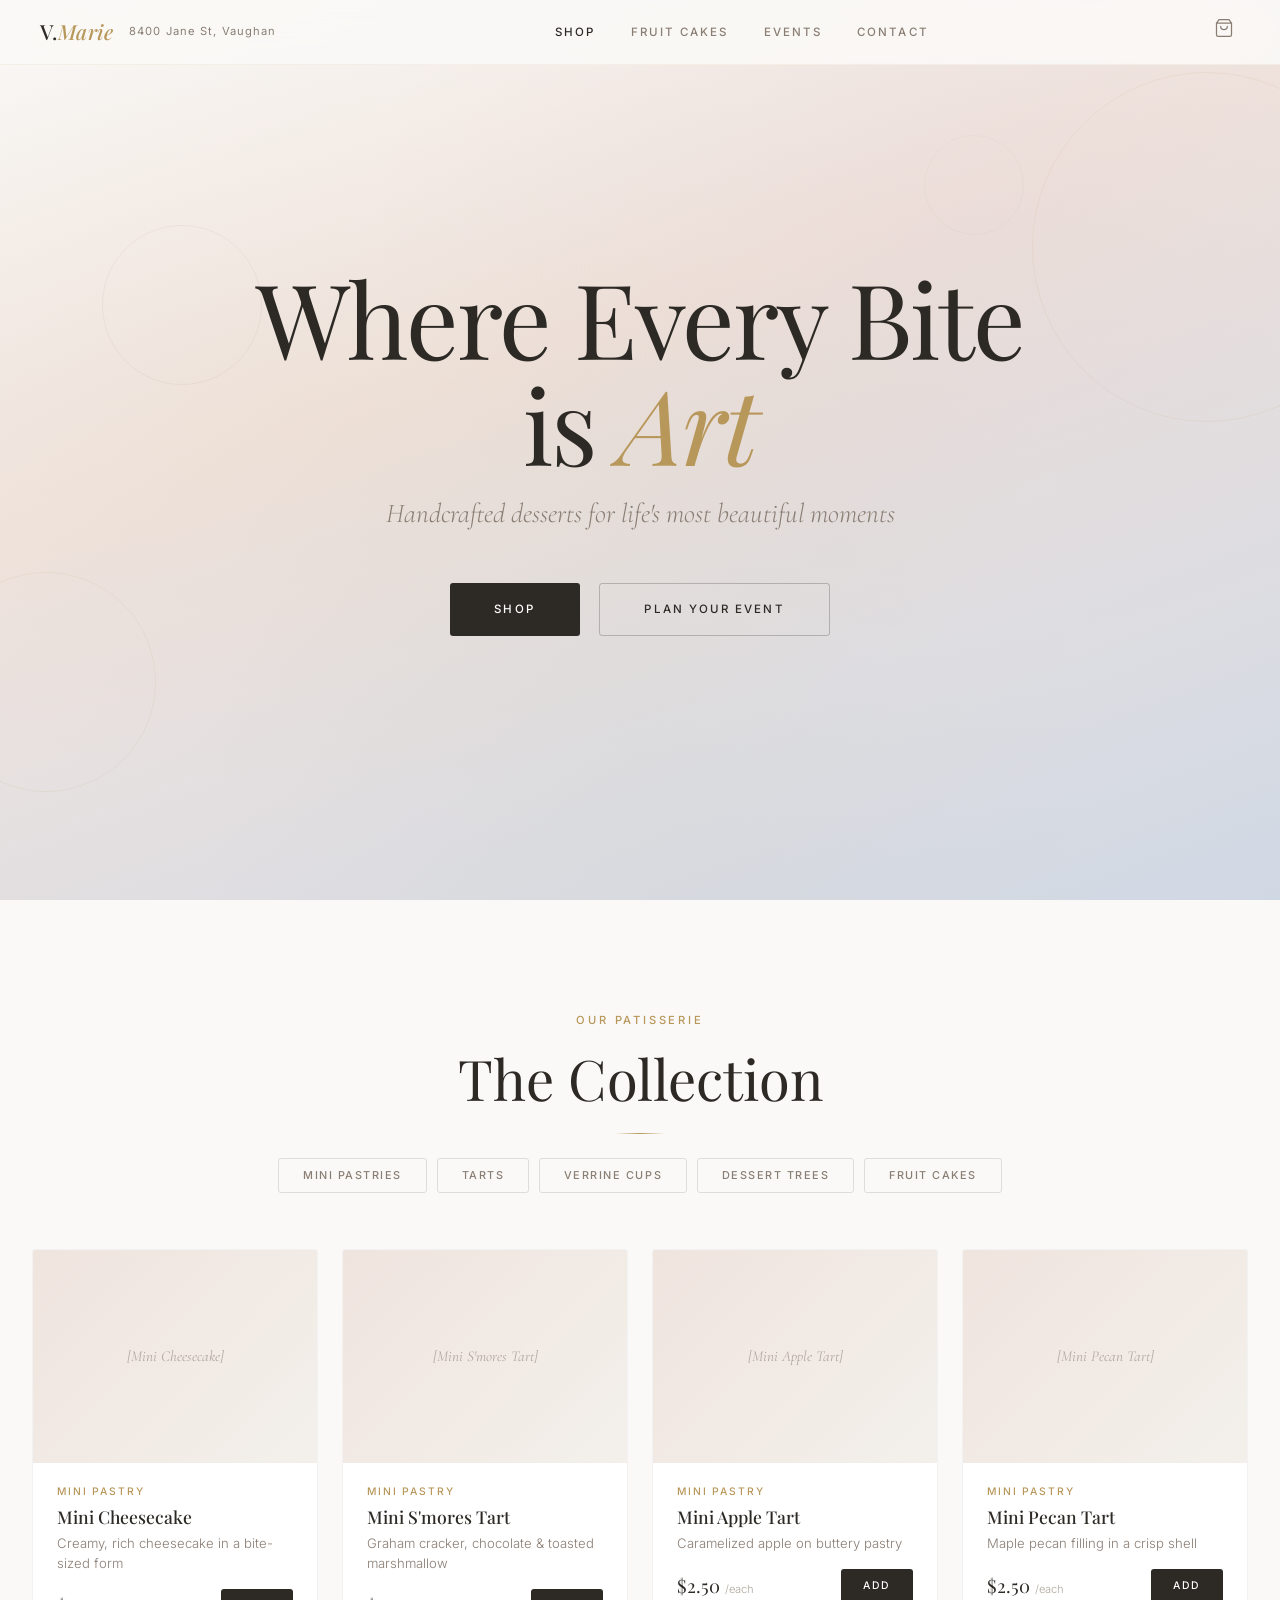
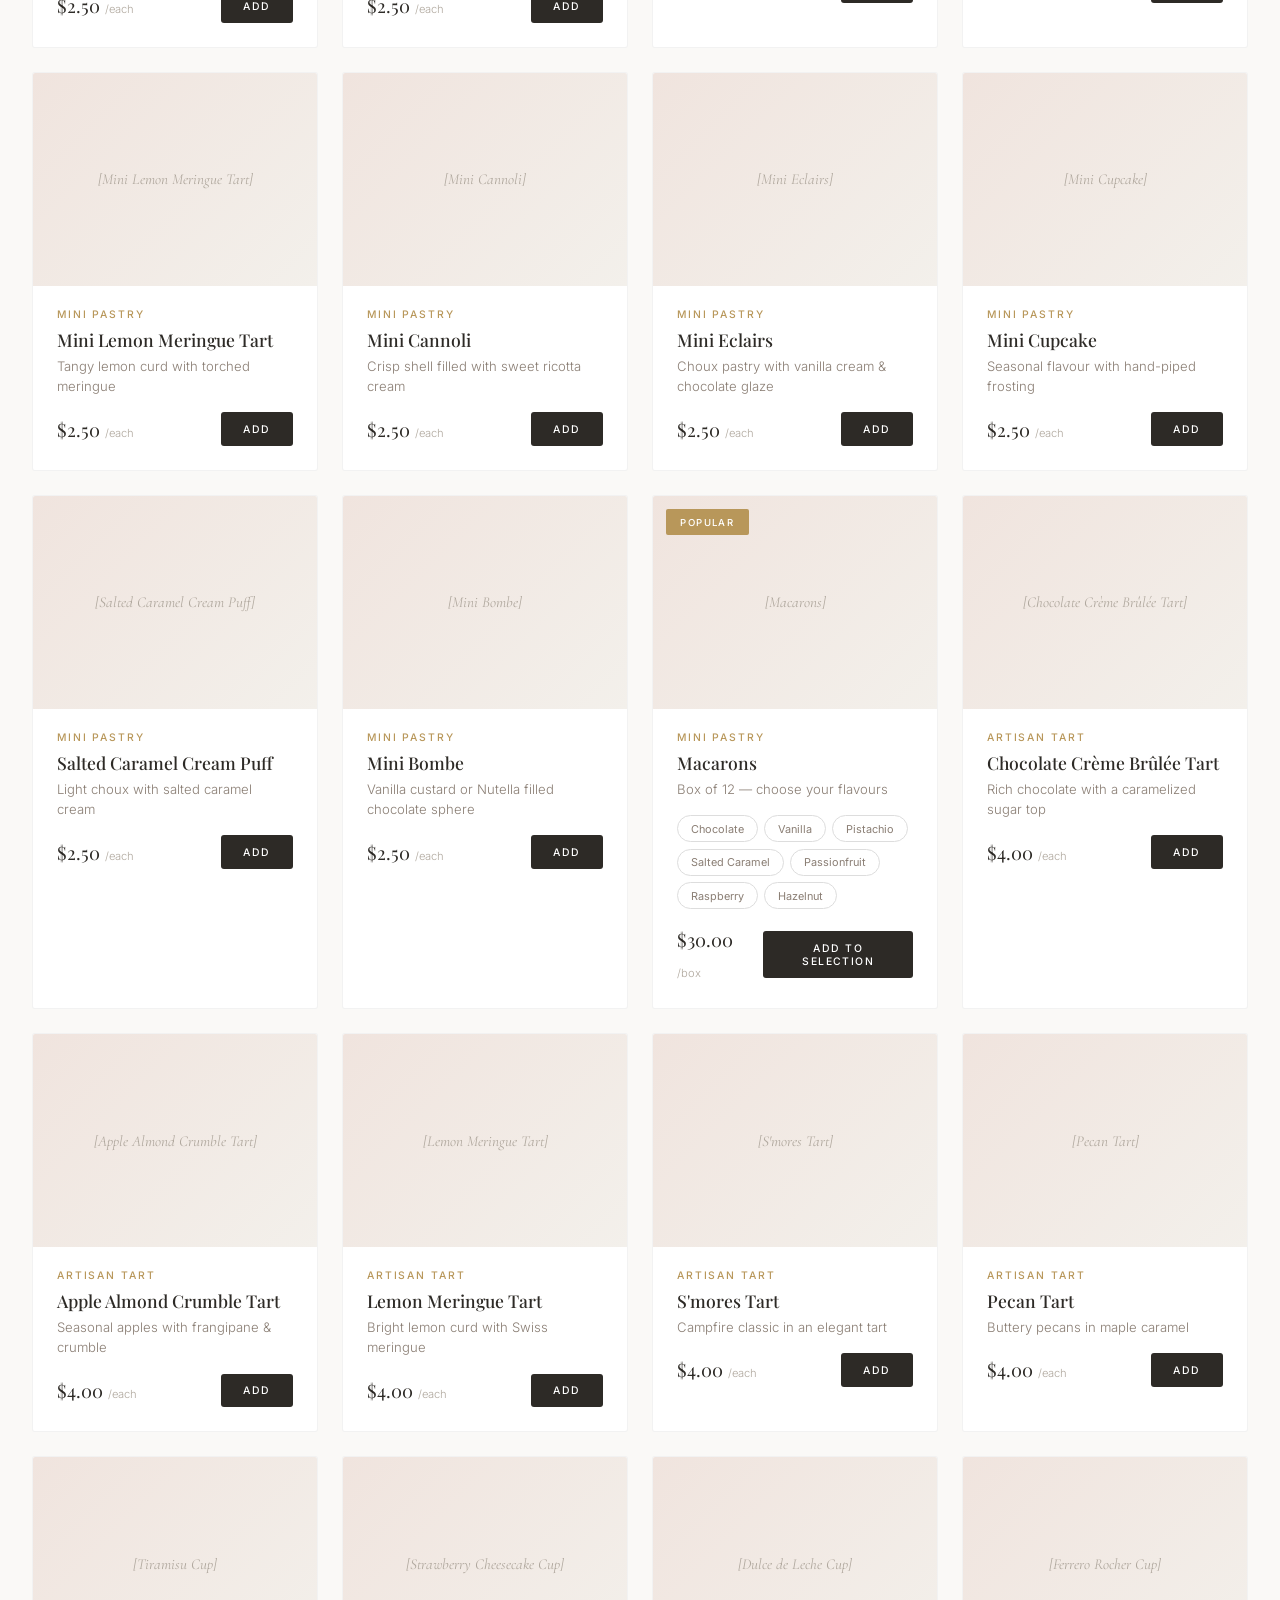
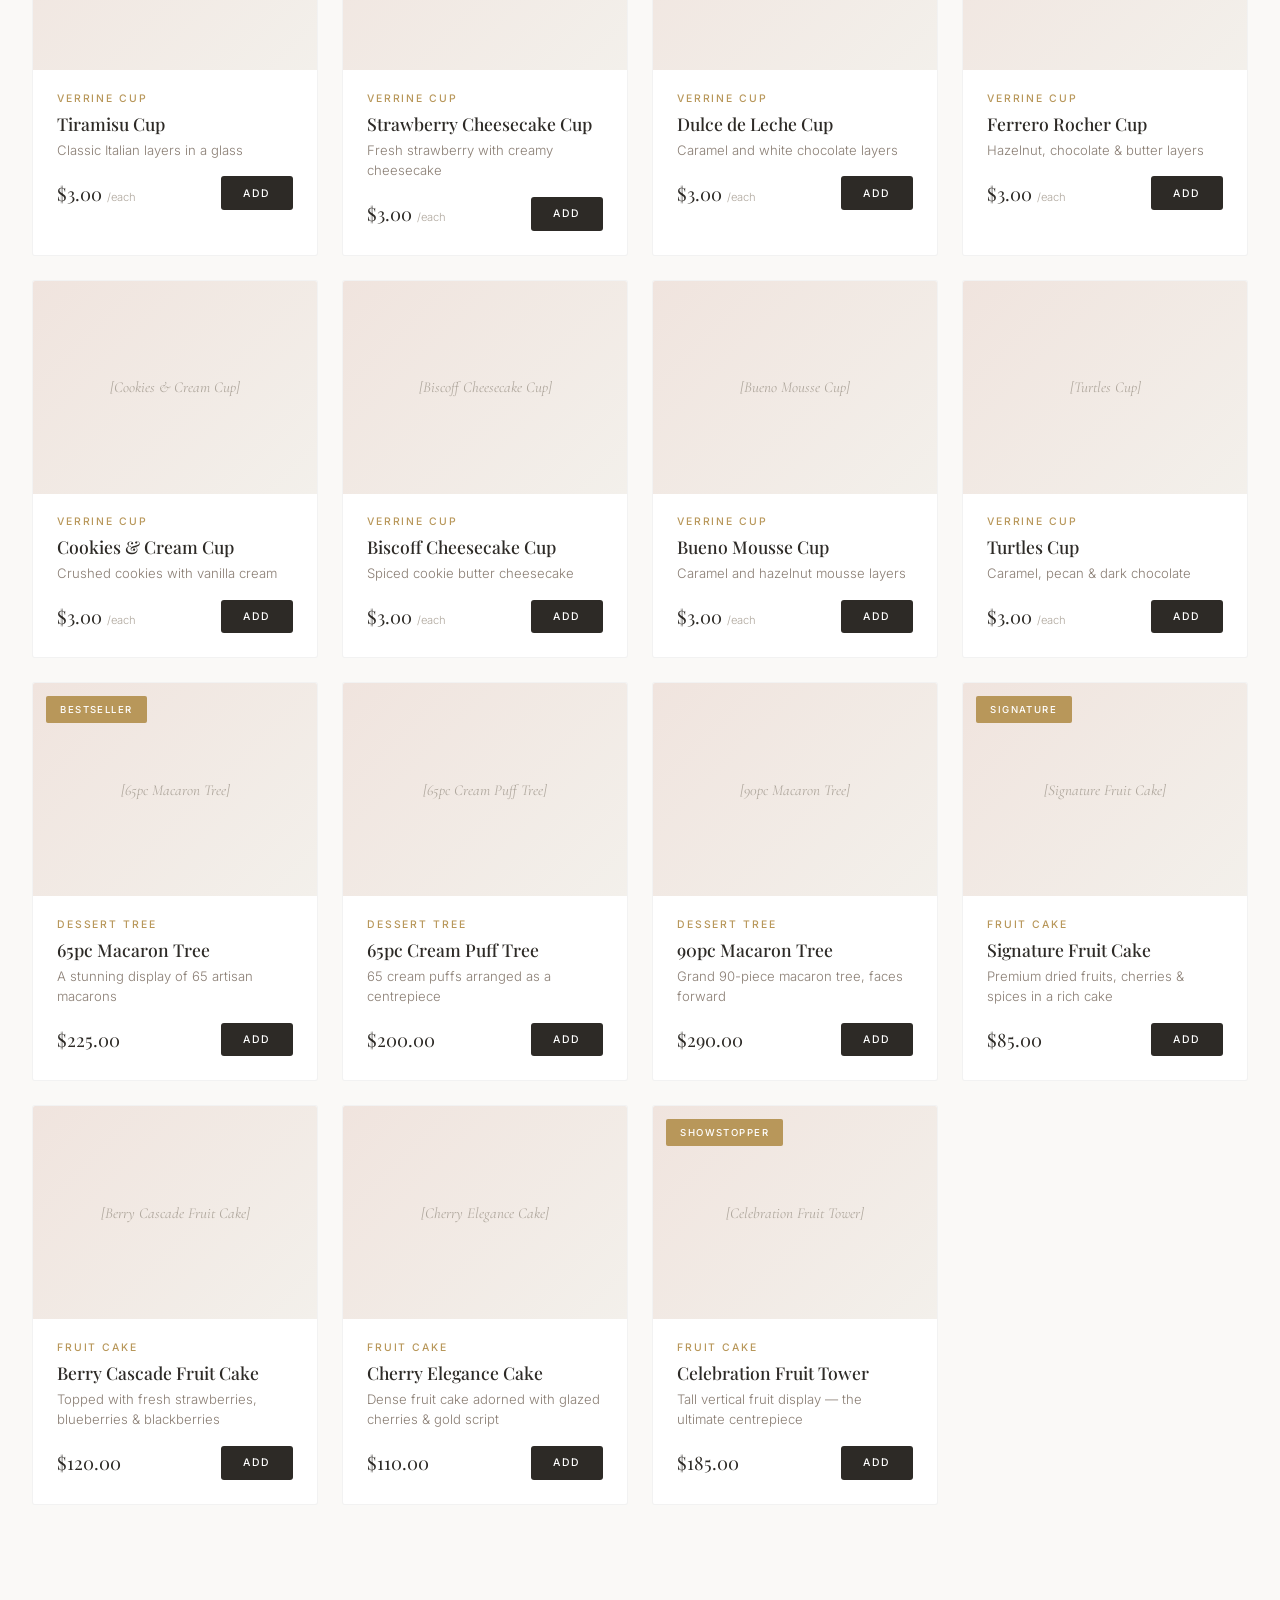
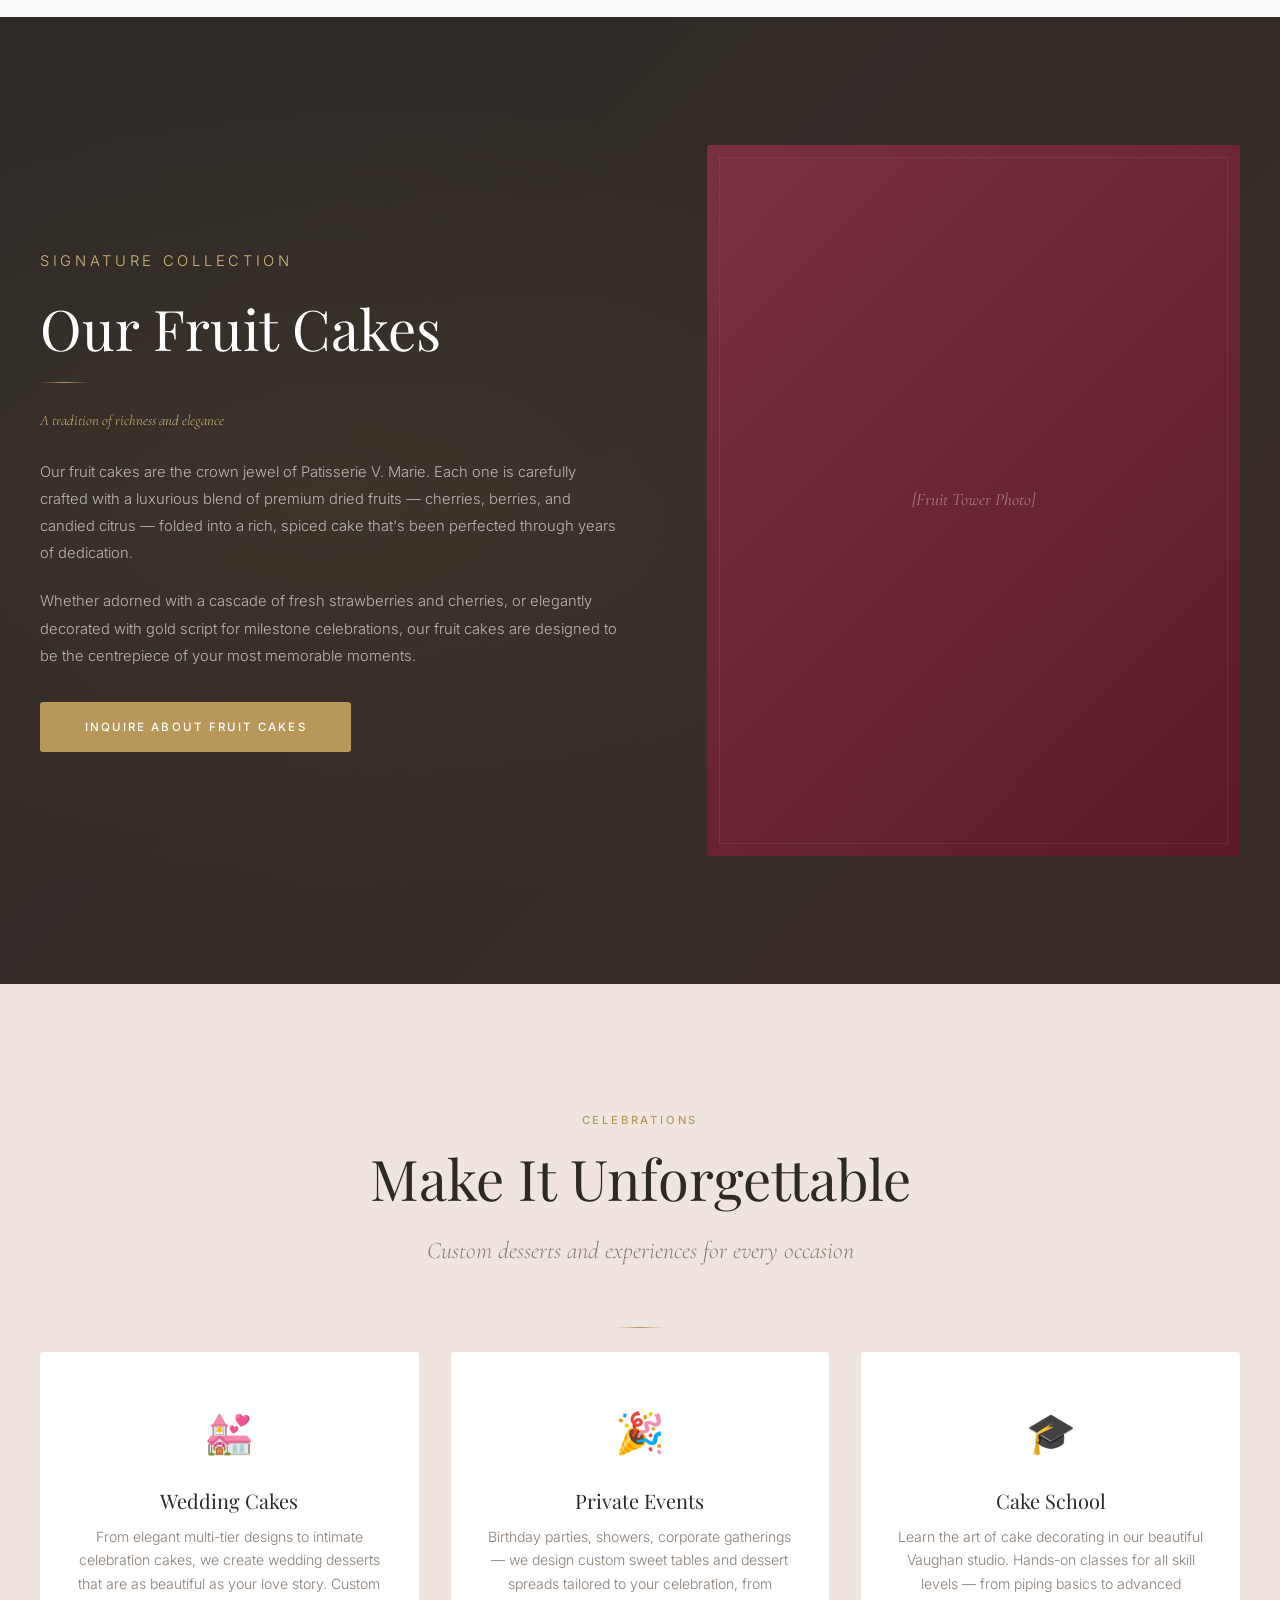
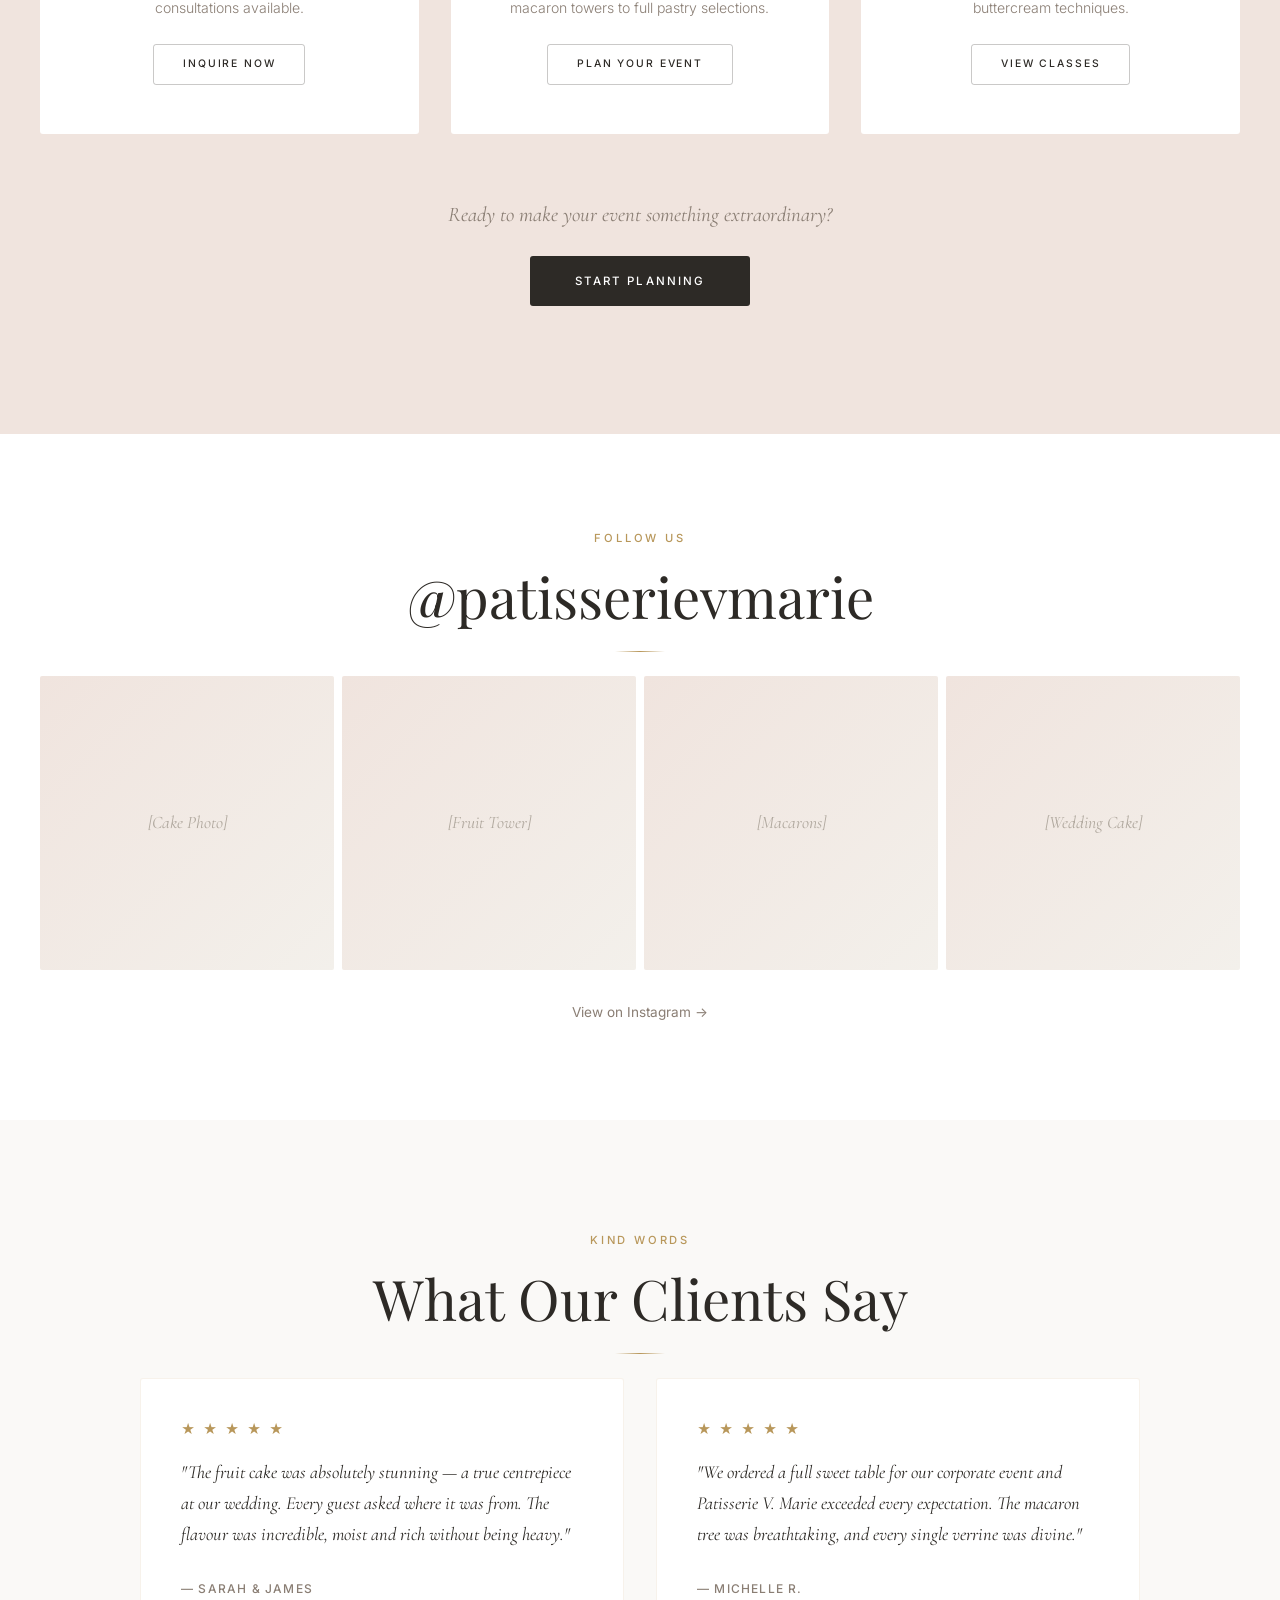
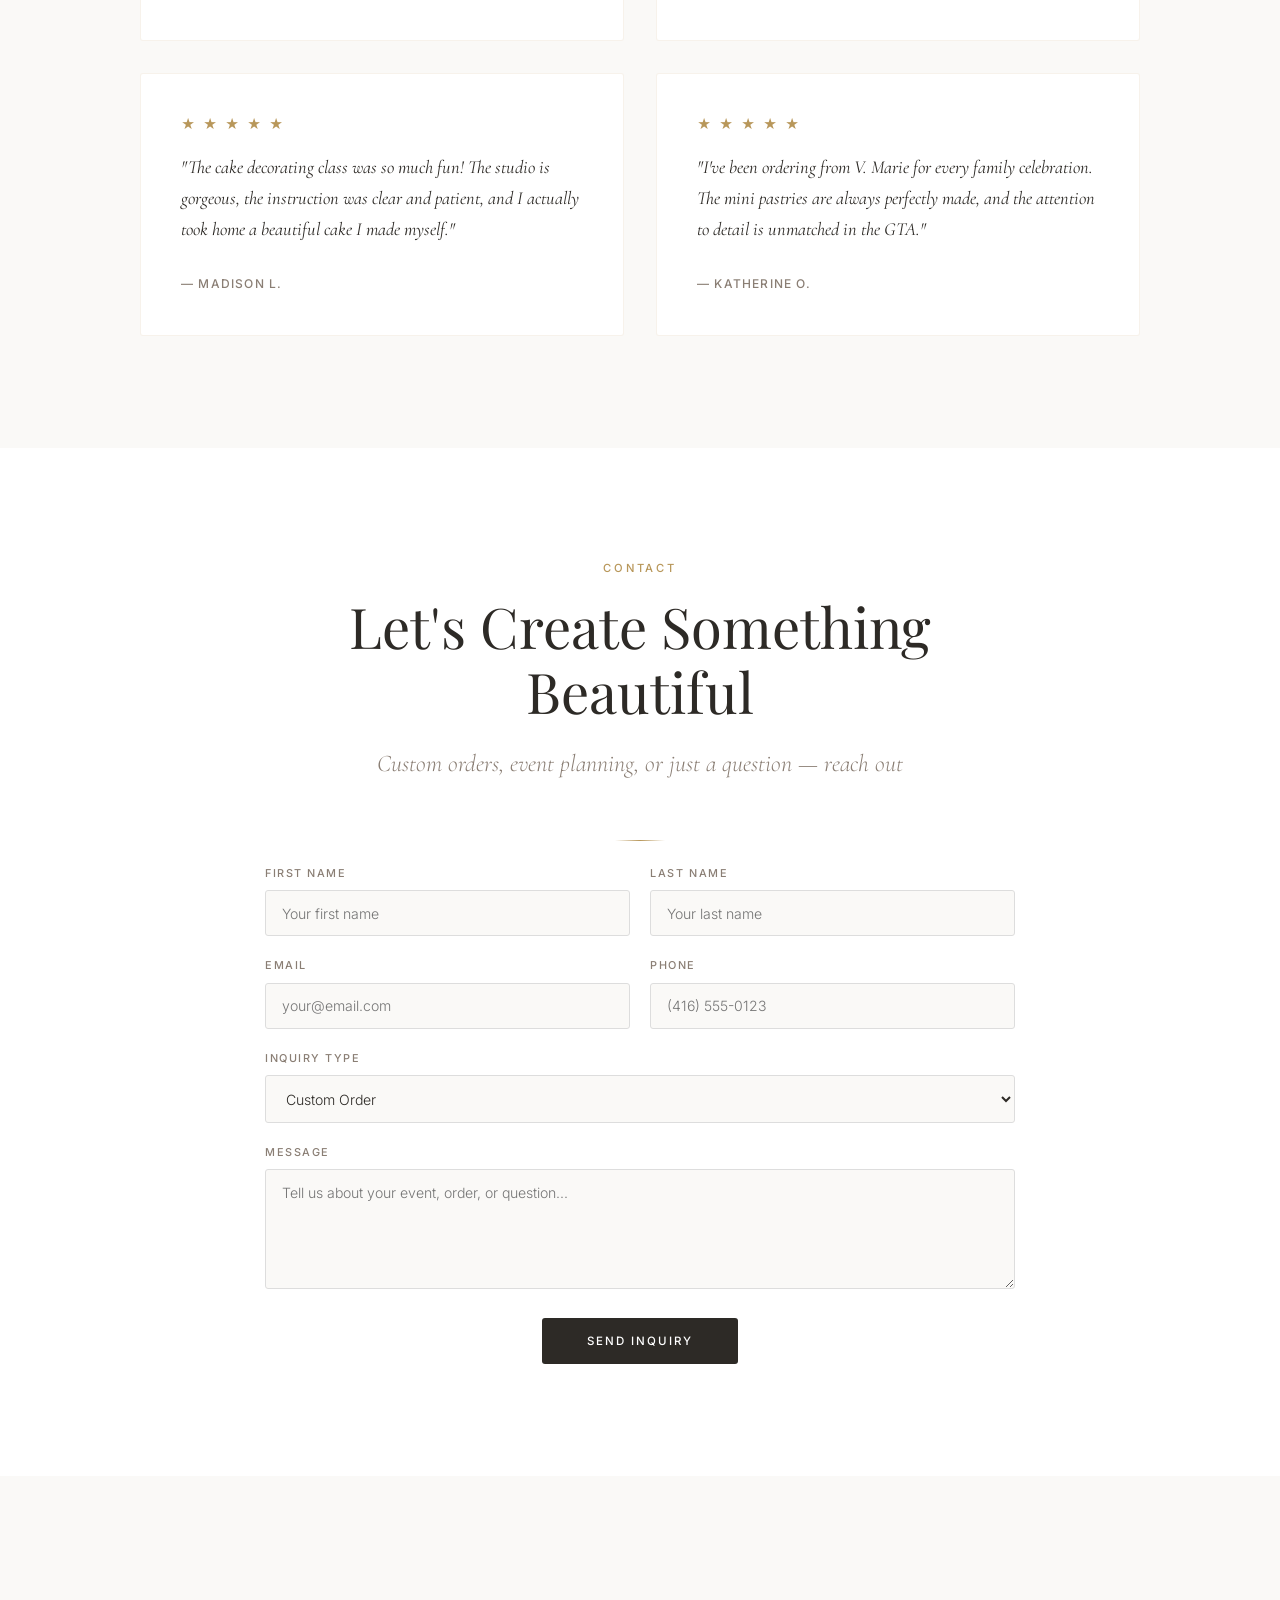
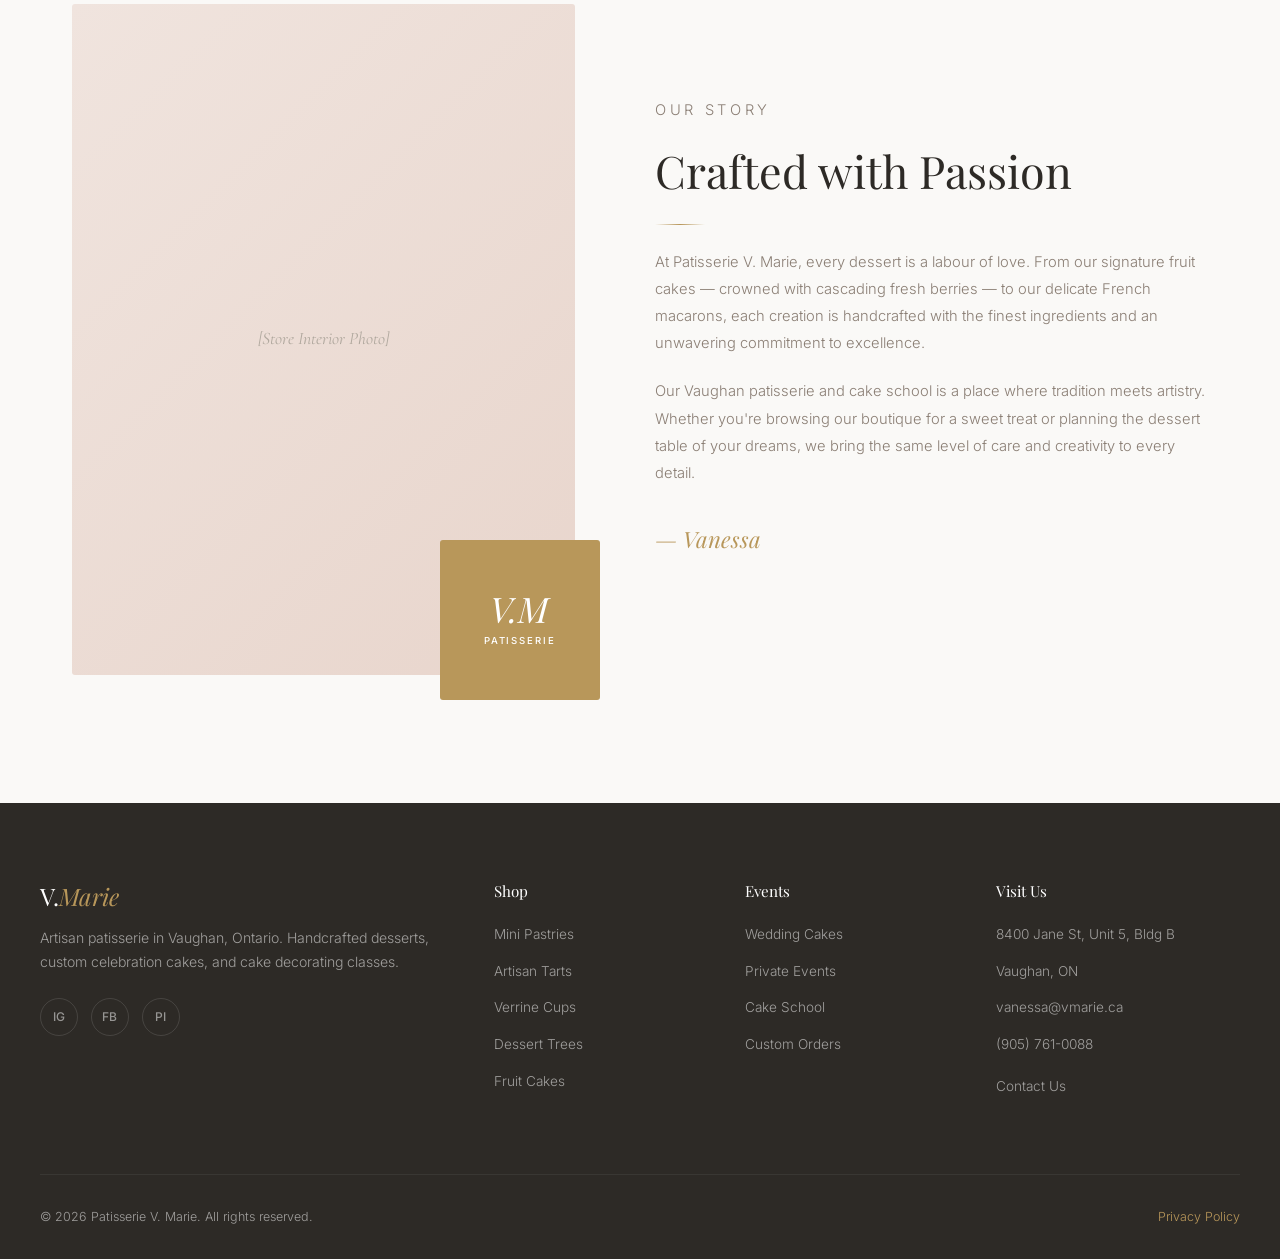
<file: vmarie.html>
<!DOCTYPE html>
<html lang="en">
<head>
<meta charset="UTF-8">
<meta name="viewport" content="width=device-width, initial-scale=1.0, maximum-scale=1.0, user-scalable=no">
<title>Patisserie V. Marie — Artisan Desserts & Sweet Celebrations</title>
<meta name="description" content="Handcrafted desserts in Vaughan, Ontario. Signature fruit cakes, macarons, artisan tarts, and custom celebration desserts.">
<link rel="preconnect" href="https://fonts.googleapis.com">
<link rel="preconnect" href="https://fonts.gstatic.com" crossorigin>
<link href="https://fonts.googleapis.com/css2?family=Playfair+Display:ital,wght@0,400;0,500;0,600;0,700;1,400;1,500&family=Cormorant+Garamond:ital,wght@0,300;0,400;0,500;0,600;1,300;1,400&family=Inter:wght@300;400;500;600&display=swap" rel="stylesheet">
<style>
/* ===== RESET & BASE ===== */
*, *::before, *::after { margin: 0; padding: 0; box-sizing: border-box; }
html { scroll-behavior: smooth; font-size: 16px; -webkit-text-size-adjust: 100%; }
body {
  touch-action: manipulation;
  font-family: 'Inter', -apple-system, BlinkMacSystemFont, sans-serif;
  color: #2d2a26;
  background: #faf9f7;
  line-height: 1.6;
  overflow-x: hidden;
  -webkit-font-smoothing: antialiased;
  -moz-osx-font-smoothing: grayscale;
}
a { text-decoration: none; color: inherit; }
img { max-width: 100%; display: block; }
ul { list-style: none; }
button { font-family: inherit; }

/* ===== TYPOGRAPHY ===== */
h1, h2, h3, h4 {
  font-family: 'Playfair Display', Georgia, serif;
  font-weight: 400;
  line-height: 1.15;
}
.section-label {
  font-family: 'Inter', sans-serif;
  font-size: 0.7rem;
  letter-spacing: 0.25em;
  text-transform: uppercase;
  color: #b8975a;
  font-weight: 500;
  margin-bottom: 1rem;
}
.section-title {
  font-size: clamp(2.2rem, 5vw, 3.5rem);
  text-align: center;
  color: #2d2a26;
  margin-bottom: 0.4em;
}
.section-subtitle {
  font-family: 'Cormorant Garamond', Georgia, serif;
  font-size: clamp(1.15rem, 2.5vw, 1.5rem);
  text-align: center;
  color: #8a7e74;
  font-style: italic;
  margin-bottom: 3.5rem;
  font-weight: 300;
}
.gold-line {
  width: 50px;
  height: 1px;
  background: linear-gradient(90deg, transparent, #b8975a, transparent);
  margin: 1.2rem auto 1.5rem;
}

/* ===== COLOR SYSTEM ===== */
:root {
  --cream: #faf9f7;
  --cream-dark: #f3f0eb;
  --blush: #f0e4de;
  --blush-deep: #e8d5cc;
  --gold: #b8975a;
  --gold-light: #d4b87a;
  --gold-pale: #f0e6d4;
  --sage: #a8b5a0;
  --charcoal: #2d2a26;
  --warm-grey: #8a7e74;
  --warm-grey-light: #b0a89e;
  --white: #ffffff;
  --berry: #7a3040;
  --berry-light: #9a4a5a;
  --soft-blue: #d0d8e4;
  --shadow-sm: 0 2px 8px rgba(45,42,38,0.04);
  --shadow-md: 0 8px 30px rgba(45,42,38,0.08);
  --shadow-lg: 0 20px 60px rgba(45,42,38,0.12);
  --radius: 3px;
}

/* ===== NAVIGATION ===== */
.nav {
  position: fixed;
  top: 0;
  left: 0;
  right: 0;
  z-index: 1000;
  background: rgba(250,249,247,0.92);
  backdrop-filter: blur(20px) saturate(180%);
  -webkit-backdrop-filter: blur(20px) saturate(180%);
  border-bottom: 1px solid rgba(184,151,90,0.1);
  transition: all 0.4s cubic-bezier(0.25, 0.8, 0.25, 1);
}
.nav.scrolled {
  box-shadow: 0 1px 20px rgba(45,42,38,0.06);
  background: rgba(250,249,247,0.97);
}
.nav-inner {
  max-width: 1400px;
  margin: 0 auto;
  padding: 0 2.5rem;
  display: flex;
  align-items: center;
  justify-content: space-between;
  height: 64px;
  position: relative;
}
.nav-left {
  display: flex;
  align-items: center;
  gap: 1rem;
}
.nav-logo {
  font-family: 'Playfair Display', serif;
  font-size: 1.3rem;
  font-weight: 500;
  color: var(--charcoal);
  letter-spacing: 0.02em;
  white-space: nowrap;
}
.nav-location {
  font-size: 0.7rem;
  letter-spacing: 0.1em;
  color: var(--warm-grey);
  font-weight: 400;
  white-space: nowrap;
  transition: color 0.3s;
}
.nav-location:hover {
  color: var(--gold);
}
.nav-logo em {
  font-style: italic;
  color: var(--gold);
}
.nav-links {
  display: flex;
  gap: 2.2rem;
  align-items: center;
}
.nav-links a {
  font-size: 0.72rem;
  font-weight: 500;
  letter-spacing: 0.18em;
  text-transform: uppercase;
  color: var(--warm-grey);
  transition: color 0.3s;
  position: relative;
}
.nav-links a:hover,
.nav-links a.active {
  color: var(--charcoal);
}
.nav-links a::after {
  content: '';
  position: absolute;
  bottom: -4px;
  left: 0;
  width: 0;
  height: 1px;
  background: var(--gold);
  transition: width 0.3s ease;
}
.nav-links a:hover::after { width: 100%; }
.nav-actions {
  display: flex;
  align-items: center;
  gap: 1.2rem;
}
.nav-cart {
  position: relative;
  cursor: pointer;
  padding: 0.4rem;
  transition: transform 0.2s;
}
.nav-cart:active { transform: scale(0.95); }
.nav-cart svg {
  width: 20px;
  height: 20px;
  stroke: var(--warm-grey);
  fill: none;
  stroke-width: 1.5;
  transition: stroke 0.3s;
}
.nav-cart:hover svg { stroke: var(--charcoal); }
.cart-count {
  position: absolute;
  top: -2px;
  right: -4px;
  background: var(--gold);
  color: white;
  font-size: 0.6rem;
  font-weight: 600;
  width: 17px;
  height: 17px;
  border-radius: 50%;
  display: flex;
  align-items: center;
  justify-content: center;
  opacity: 0;
  transform: scale(0);
  transition: all 0.3s cubic-bezier(0.34, 1.56, 0.64, 1);
}
.cart-count.show {
  opacity: 1;
  transform: scale(1);
}
.nav-cta {
  background: var(--charcoal);
  color: var(--white) !important;
  padding: 0.55rem 1.4rem !important;
  border-radius: var(--radius);
  font-size: 0.68rem !important;
  letter-spacing: 0.14em !important;
  transition: all 0.3s !important;
}
.nav-cta:hover {
  background: var(--gold) !important;
  transform: translateY(-1px);
}
.nav-cta::after { display: none !important; }

/* Mobile menu */
.nav-toggle {
  display: none;
  flex-direction: column;
  gap: 5px;
  cursor: pointer;
  padding: 0.5rem;
  background: none;
  border: none;
}
.nav-toggle span {
  width: 22px;
  height: 1.5px;
  background: var(--charcoal);
  transition: all 0.3s;
  display: block;
}

/* ===== HERO ===== */
.hero {
  min-height: 100vh;
  display: flex;
  align-items: center;
  justify-content: center;
  text-align: center;
  position: relative;
  overflow: hidden;
  background: linear-gradient(160deg, var(--cream) 0%, var(--blush) 40%, var(--soft-blue) 100%);
}
.hero::before {
  content: '';
  position: absolute;
  inset: 0;
  background:
    radial-gradient(ellipse at 25% 45%, rgba(184,151,90,0.06) 0%, transparent 55%),
    radial-gradient(ellipse at 75% 25%, rgba(122,48,64,0.04) 0%, transparent 45%),
    radial-gradient(ellipse at 50% 85%, rgba(168,181,160,0.06) 0%, transparent 50%);
}
.hero-content {
  position: relative;
  z-index: 2;
  padding: 2rem;
  max-width: 900px;
}
.hero-badge {
  font-family: 'Inter', sans-serif;
  font-size: 0.7rem;
  letter-spacing: 0.35em;
  text-transform: uppercase;
  color: var(--gold);
  margin-bottom: 1.8rem;
  font-weight: 500;
}
.hero h1 {
  font-size: clamp(3.2rem, 9vw, 6.5rem);
  font-weight: 400;
  color: var(--charcoal);
  margin-bottom: 0.15em;
  line-height: 1.02;
  letter-spacing: -0.02em;
}
.hero h1 em {
  font-style: italic;
  color: var(--gold);
  font-weight: 400;
}
.hero-tagline {
  font-family: 'Cormorant Garamond', serif;
  font-size: clamp(1.25rem, 3vw, 1.7rem);
  color: var(--warm-grey);
  font-weight: 300;
  font-style: italic;
  margin-bottom: 3rem;
  max-width: 550px;
  margin-left: auto;
  margin-right: auto;
}
.hero-buttons {
  display: flex;
  gap: 1.2rem;
  justify-content: center;
  flex-wrap: wrap;
}
.btn {
  display: inline-flex;
  align-items: center;
  justify-content: center;
  padding: 1rem 2.8rem;
  font-size: 0.72rem;
  letter-spacing: 0.18em;
  text-transform: uppercase;
  font-family: 'Inter', sans-serif;
  font-weight: 500;
  border: none;
  cursor: pointer;
  transition: all 0.35s cubic-bezier(0.25, 0.8, 0.25, 1);
  border-radius: var(--radius);
  white-space: nowrap;
}
.btn-primary {
  background: var(--charcoal);
  color: var(--white);
}
.btn-primary:hover {
  background: var(--gold);
  transform: translateY(-2px);
  box-shadow: 0 10px 30px rgba(184,151,90,0.25);
}
.btn-outline {
  background: transparent;
  color: var(--charcoal);
  border: 1px solid rgba(45,42,38,0.25);
}
.btn-outline:hover {
  background: var(--charcoal);
  color: var(--white);
  border-color: var(--charcoal);
}
.btn-gold {
  background: var(--gold);
  color: var(--white);
}
.btn-gold:hover {
  background: #a08040;
  transform: translateY(-2px);
  box-shadow: 0 10px 30px rgba(184,151,90,0.3);
}
.btn-sm {
  padding: 0.7rem 1.8rem;
  font-size: 0.65rem;
}
.hero-scroll {
  position: absolute;
  bottom: 2.5rem;
  left: 50%;
  transform: translateX(-50%);
  display: flex;
  flex-direction: column;
  align-items: center;
  gap: 0.6rem;
  color: var(--warm-grey-light);
  font-size: 0.65rem;
  letter-spacing: 0.2em;
  text-transform: uppercase;
}
.hero-scroll-line {
  width: 1px;
  height: 35px;
  background: var(--gold);
  animation: scrollPulse 2.5s ease-in-out infinite;
}
@keyframes scrollPulse {
  0%, 100% { opacity: 1; transform: scaleY(1); }
  50% { opacity: 0.3; transform: scaleY(0.5); }
}

/* Decorative circles */
.deco-ring {
  position: absolute;
  border-radius: 50%;
  border: 1px solid rgba(184,151,90,0.1);
  pointer-events: none;
}
.deco-1 { width: 350px; height: 350px; top: 8%; right: -8%; }
.deco-2 { width: 220px; height: 220px; bottom: 12%; left: -5%; }
.deco-3 { width: 160px; height: 160px; top: 25%; left: 8%; border-color: rgba(122,48,64,0.06); }
.deco-4 { width: 100px; height: 100px; top: 15%; right: 20%; border-color: rgba(168,181,160,0.1); }

/* ===== ANNOUNCEMENT BAR (hidden) ===== */
.announcement { display: none; }

/* ===== ABOUT SECTION ===== */
.about {
  padding: 8rem 2rem;
  max-width: 1200px;
  margin: 0 auto;
  display: grid;
  grid-template-columns: 1fr 1.1fr;
  gap: 5rem;
  align-items: center;
}
.about-image-wrap {
  position: relative;
}
.about-image {
  width: 100%;
  aspect-ratio: 3/4;
  background: linear-gradient(135deg, var(--blush) 0%, var(--blush-deep) 100%);
  border-radius: var(--radius);
  overflow: hidden;
  position: relative;
}
.about-image img {
  width: 100%;
  height: 100%;
  object-fit: cover;
}
.about-image-placeholder {
  width: 100%;
  height: 100%;
  display: flex;
  align-items: center;
  justify-content: center;
  font-family: 'Cormorant Garamond', serif;
  font-size: 1.1rem;
  color: var(--warm-grey-light);
  font-style: italic;
}
.about-accent {
  position: absolute;
  bottom: -25px;
  right: -25px;
  width: 160px;
  height: 160px;
  background: var(--gold);
  display: flex;
  align-items: center;
  justify-content: center;
  flex-direction: column;
  color: white;
  text-align: center;
  border-radius: var(--radius);
}
.about-accent .initials {
  font-family: 'Playfair Display', serif;
  font-size: 2.2rem;
  font-weight: 400;
  font-style: italic;
  line-height: 1;
}
.about-accent .label {
  font-size: 0.6rem;
  letter-spacing: 0.2em;
  text-transform: uppercase;
  margin-top: 0.4rem;
  font-weight: 500;
}
.about-text .section-label { text-align: left; }
.about-text h2 {
  font-size: clamp(2rem, 4vw, 2.8rem);
  margin-bottom: 0.6em;
}
.about-text p {
  color: var(--warm-grey);
  margin-bottom: 1.3rem;
  line-height: 1.85;
  font-size: 0.92rem;
  font-weight: 300;
}
.about-text .signature {
  font-family: 'Playfair Display', serif;
  font-style: italic;
  font-size: 1.4rem;
  color: var(--gold);
  margin-top: 2rem;
}

/* ===== CATEGORIES ===== */
.categories {
  padding: 6rem 2rem;
  background: var(--white);
}
.categories-grid {
  max-width: 1200px;
  margin: 0 auto;
  display: grid;
  grid-template-columns: repeat(4, 1fr);
  gap: 1.5rem;
}
.category-card {
  text-align: center;
  padding: 2.5rem 1.5rem;
  border: 1px solid rgba(184,151,90,0.1);
  border-radius: var(--radius);
  transition: all 0.4s cubic-bezier(0.25, 0.8, 0.25, 1);
  cursor: pointer;
  background: var(--cream);
}
.category-card:hover {
  border-color: var(--gold);
  transform: translateY(-4px);
  box-shadow: var(--shadow-md);
}
.category-icon {
  font-size: 2.2rem;
  margin-bottom: 1.2rem;
  display: block;
}
.category-card h3 {
  font-size: 1.1rem;
  margin-bottom: 0.5rem;
  color: var(--charcoal);
}
.category-card p {
  font-size: 0.82rem;
  color: var(--warm-grey);
  line-height: 1.6;
  font-weight: 300;
}

/* ===== STORE ===== */
.store {
  padding: 7rem 2rem;
  max-width: 1400px;
  margin: 0 auto;
}
.store-filters {
  display: flex;
  justify-content: center;
  gap: 0.6rem;
  margin-bottom: 3.5rem;
  flex-wrap: wrap;
}
.filter-btn {
  padding: 0.6rem 1.5rem;
  font-size: 0.68rem;
  letter-spacing: 0.14em;
  text-transform: uppercase;
  background: transparent;
  border: 1px solid #ddd;
  cursor: pointer;
  font-family: 'Inter', sans-serif;
  color: var(--warm-grey);
  transition: all 0.3s;
  border-radius: var(--radius);
  font-weight: 500;
}
.filter-btn:hover,
.filter-btn.active {
  background: var(--charcoal);
  color: var(--white);
  border-color: var(--charcoal);
}
.products-grid {
  display: grid;
  grid-template-columns: repeat(4, 1fr);
  gap: 1.5rem;
}
.product-card {
  background: var(--white);
  border: 1px solid rgba(0,0,0,0.05);
  border-radius: var(--radius);
  overflow: hidden;
  transition: all 0.4s cubic-bezier(0.25, 0.8, 0.25, 1);
}
.product-card:hover {
  box-shadow: var(--shadow-md);
  transform: translateY(-3px);
}
.product-image {
  aspect-ratio: 4/3;
  background: linear-gradient(135deg, var(--blush) 0%, var(--cream-dark) 100%);
  display: flex;
  align-items: center;
  justify-content: center;
  position: relative;
  overflow: hidden;
}
.product-image img {
  width: 100%;
  height: 100%;
  object-fit: cover;
  transition: transform 0.6s cubic-bezier(0.25, 0.8, 0.25, 1);
}
.product-card:hover .product-image img {
  transform: scale(1.05);
}
.product-image-placeholder {
  font-family: 'Cormorant Garamond', serif;
  font-size: 0.95rem;
  color: var(--warm-grey-light);
  font-style: italic;
  text-align: center;
  padding: 1rem;
}
.product-badge {
  position: absolute;
  top: 0.8rem;
  left: 0.8rem;
  background: var(--gold);
  color: white;
  font-size: 0.6rem;
  letter-spacing: 0.15em;
  text-transform: uppercase;
  padding: 0.35rem 0.9rem;
  border-radius: 2px;
  font-weight: 500;
}
.product-info {
  padding: 1.3rem 1.5rem 1.5rem;
}
.product-category {
  font-size: 0.65rem;
  letter-spacing: 0.18em;
  text-transform: uppercase;
  color: var(--gold);
  margin-bottom: 0.4rem;
  font-weight: 500;
}
.product-name {
  font-family: 'Playfair Display', serif;
  font-size: 1.1rem;
  font-weight: 500;
  color: var(--charcoal);
  margin-bottom: 0.35rem;
}
.product-desc {
  font-size: 0.82rem;
  color: var(--warm-grey);
  margin-bottom: 1rem;
  line-height: 1.55;
  font-weight: 300;
}
.product-footer {
  display: flex;
  align-items: center;
  justify-content: space-between;
  gap: 1rem;
}
.product-price {
  font-family: 'Playfair Display', serif;
  font-size: 1.15rem;
  color: var(--charcoal);
}
.product-price small {
  font-family: 'Inter', sans-serif;
  font-size: 0.7rem;
  color: var(--warm-grey-light);
  font-weight: 300;
}

/* Quantity selector */
.qty-selector {
  display: flex;
  align-items: center;
  border: 1px solid #ddd;
  border-radius: var(--radius);
  overflow: hidden;
}
.qty-btn {
  width: 34px;
  height: 34px;
  border: none;
  background: transparent;
  cursor: pointer;
  font-size: 1.1rem;
  color: var(--warm-grey);
  display: flex;
  align-items: center;
  justify-content: center;
  transition: all 0.2s;
  font-weight: 300;
}
.qty-btn:hover {
  background: var(--blush);
  color: var(--charcoal);
}
.qty-value {
  width: 34px;
  text-align: center;
  font-size: 0.82rem;
  font-weight: 600;
  color: var(--charcoal);
  border-left: 1px solid #ddd;
  border-right: 1px solid #ddd;
  height: 34px;
  line-height: 34px;
}
.add-to-cart {
  background: var(--charcoal);
  color: white;
  border: none;
  padding: 0.65rem 1.4rem;
  font-size: 0.65rem;
  letter-spacing: 0.14em;
  text-transform: uppercase;
  cursor: pointer;
  font-family: 'Inter', sans-serif;
  font-weight: 500;
  transition: all 0.3s;
  border-radius: var(--radius);
}
.add-to-cart:hover {
  background: var(--gold);
}
.add-to-cart.added {
  background: var(--sage);
}

/* Flavor chips */
.flavor-chips {
  display: flex;
  flex-wrap: wrap;
  gap: 0.4rem;
  margin-bottom: 1rem;
}
.flavor-chip {
  padding: 0.35rem 0.8rem;
  font-size: 0.68rem;
  border: 1px solid #ddd;
  border-radius: 20px;
  cursor: pointer;
  transition: all 0.2s;
  background: transparent;
  color: var(--warm-grey);
  font-family: 'Inter', sans-serif;
  font-weight: 400;
}
.flavor-chip:hover {
  border-color: var(--gold);
  color: var(--gold);
}
.flavor-chip.selected {
  background: var(--gold);
  color: white;
  border-color: var(--gold);
}

/* ===== FRUIT CAKE SPOTLIGHT ===== */
.fruit-cake {
  padding: 8rem 2rem;
  background: linear-gradient(135deg, #2d2a26 0%, #3a2d28 100%);
  color: white;
  position: relative;
  overflow: hidden;
}
.fruit-cake::before {
  content: '';
  position: absolute;
  inset: 0;
  background: radial-gradient(ellipse at 25% 50%, rgba(184,151,90,0.08) 0%, transparent 60%);
}
.fruit-cake-inner {
  max-width: 1200px;
  margin: 0 auto;
  display: grid;
  grid-template-columns: 1.1fr 1fr;
  gap: 5rem;
  align-items: center;
  position: relative;
  z-index: 2;
}
.fruit-cake-text .section-label { text-align: left; color: var(--gold-light); }
.fruit-cake-text .section-title { text-align: left; color: white; }
.fruit-cake-text .gold-line { margin: 1rem 0 1.5rem; }
.fruit-cake-text p {
  color: rgba(255,255,255,0.65);
  margin-bottom: 1.3rem;
  line-height: 1.85;
  font-size: 0.92rem;
  font-weight: 300;
}
.fruit-cake-visual {
  display: flex;
  align-items: center;
  justify-content: center;
}
.fruit-cake-image {
  width: 100%;
  aspect-ratio: 3/4;
  background: linear-gradient(135deg, var(--berry) 0%, #5a1a28 100%);
  border-radius: var(--radius);
  display: flex;
  align-items: center;
  justify-content: center;
  font-family: 'Cormorant Garamond', serif;
  font-size: 1.1rem;
  color: rgba(255,255,255,0.4);
  font-style: italic;
  position: relative;
  overflow: hidden;
}
.fruit-cake-image img {
  width: 100%;
  height: 100%;
  object-fit: cover;
}
.fruit-cake-image::after {
  content: '';
  position: absolute;
  inset: 12px;
  border: 1px solid rgba(184,151,90,0.15);
  pointer-events: none;
}

/* ===== EVENTS ===== */
.events {
  padding: 8rem 2rem;
  background: var(--blush);
}
.events-inner {
  max-width: 1200px;
  margin: 0 auto;
}
.events-grid {
  display: grid;
  grid-template-columns: repeat(3, 1fr);
  gap: 2rem;
  margin-bottom: 4rem;
}
.event-card {
  background: var(--white);
  padding: 3rem 2rem;
  text-align: center;
  border-radius: var(--radius);
  transition: all 0.4s cubic-bezier(0.25, 0.8, 0.25, 1);
  border: 1px solid transparent;
}
.event-card:hover {
  border-color: var(--gold);
  transform: translateY(-5px);
  box-shadow: var(--shadow-md);
}
.event-icon {
  font-size: 2.5rem;
  margin-bottom: 1.5rem;
  display: block;
}
.event-card h3 {
  font-size: 1.25rem;
  margin-bottom: 0.8rem;
  color: var(--charcoal);
}
.event-card p {
  font-size: 0.88rem;
  color: var(--warm-grey);
  line-height: 1.7;
  margin-bottom: 1.5rem;
  font-weight: 300;
}
.events-cta {
  text-align: center;
}
.events-cta p {
  font-family: 'Cormorant Garamond', serif;
  font-size: 1.3rem;
  font-style: italic;
  color: var(--warm-grey);
  margin-bottom: 1.5rem;
}

/* ===== INSTAGRAM FEED ===== */
.instagram {
  padding: 6rem 2rem;
  background: var(--white);
  text-align: center;
}
.instagram-grid {
  max-width: 1200px;
  margin: 0 auto;
  display: grid;
  grid-template-columns: repeat(4, 1fr);
  gap: 0.5rem;
}
.instagram-item {
  aspect-ratio: 1;
  background: linear-gradient(135deg, var(--blush) 0%, var(--cream-dark) 100%);
  border-radius: 2px;
  overflow: hidden;
  position: relative;
  cursor: pointer;
}
.instagram-item img {
  width: 100%;
  height: 100%;
  object-fit: cover;
  transition: transform 0.5s;
}
.instagram-item:hover img {
  transform: scale(1.08);
}
.instagram-item::after {
  content: '@patisserievmarie';
  position: absolute;
  inset: 0;
  background: rgba(45,42,38,0.4);
  display: flex;
  align-items: center;
  justify-content: center;
  color: white;
  font-size: 0.75rem;
  letter-spacing: 0.1em;
  opacity: 0;
  transition: opacity 0.3s;
}
.instagram-item:hover::after {
  opacity: 1;
}
.instagram-handle {
  margin-top: 2rem;
  display: inline-flex;
  align-items: center;
  gap: 0.5rem;
  color: var(--warm-grey);
  font-size: 0.85rem;
  transition: color 0.3s;
}
.instagram-handle:hover { color: var(--gold); }

/* ===== TESTIMONIALS ===== */
.testimonials {
  padding: 7rem 2rem;
  background: var(--cream);
}
.testimonials-grid {
  max-width: 1000px;
  margin: 0 auto;
  display: grid;
  grid-template-columns: repeat(2, 1fr);
  gap: 2rem;
}
.testimonial {
  padding: 2.5rem;
  border: 1px solid rgba(184,151,90,0.12);
  border-radius: var(--radius);
  background: var(--white);
}
.testimonial-stars {
  color: var(--gold);
  font-size: 0.85rem;
  margin-bottom: 1rem;
  letter-spacing: 0.15em;
}
.testimonial p {
  font-family: 'Cormorant Garamond', serif;
  font-size: 1.15rem;
  font-style: italic;
  color: var(--charcoal);
  line-height: 1.7;
  margin-bottom: 1.5rem;
}
.testimonial-author {
  font-size: 0.75rem;
  color: var(--warm-grey);
  letter-spacing: 0.1em;
  text-transform: uppercase;
  font-weight: 500;
}

/* ===== CONTACT ===== */
.contact {
  padding: 7rem 2rem;
  background: var(--white);
}
.contact-inner {
  max-width: 750px;
  margin: 0 auto;
}
.contact-form {
  display: grid;
  grid-template-columns: 1fr 1fr;
  gap: 1.3rem;
}
.form-group {
  display: flex;
  flex-direction: column;
}
.form-group.full {
  grid-column: 1 / -1;
}
.form-group label {
  font-size: 0.68rem;
  letter-spacing: 0.14em;
  text-transform: uppercase;
  color: var(--warm-grey);
  margin-bottom: 0.5rem;
  font-weight: 500;
}
.form-group input,
.form-group textarea,
.form-group select {
  padding: 0.85rem 1rem;
  border: 1px solid #ddd;
  font-family: 'Inter', sans-serif;
  font-size: 0.88rem;
  color: var(--charcoal);
  background: var(--cream);
  border-radius: var(--radius);
  transition: all 0.3s;
  outline: none;
  font-weight: 300;
}
.form-group input:focus,
.form-group textarea:focus,
.form-group select:focus {
  border-color: var(--gold);
  box-shadow: 0 0 0 3px rgba(184,151,90,0.1);
}
.form-group textarea {
  resize: vertical;
  min-height: 120px;
}
.form-submit {
  grid-column: 1 / -1;
  text-align: center;
  margin-top: 0.5rem;
}

/* ===== FOOTER ===== */
.footer {
  background: var(--charcoal);
  color: rgba(255,255,255,0.55);
  padding: 5rem 2rem 2rem;
}
.footer-inner {
  max-width: 1200px;
  margin: 0 auto;
  display: grid;
  grid-template-columns: 2fr 1fr 1fr 1.2fr;
  gap: 3rem;
  margin-bottom: 4rem;
}
.footer-brand h3 {
  font-family: 'Playfair Display', serif;
  font-size: 1.5rem;
  color: white;
  margin-bottom: 1rem;
  font-weight: 400;
}
.footer-brand h3 em { color: var(--gold); font-style: italic; }
.footer-brand p {
  font-size: 0.88rem;
  line-height: 1.7;
  margin-bottom: 1.5rem;
  font-weight: 300;
}
.footer-social {
  display: flex;
  gap: 0.8rem;
}
.footer-social a {
  width: 38px;
  height: 38px;
  border: 1px solid rgba(255,255,255,0.12);
  border-radius: 50%;
  display: flex;
  align-items: center;
  justify-content: center;
  font-size: 0.75rem;
  color: rgba(255,255,255,0.5);
  transition: all 0.3s;
  font-weight: 500;
}
.footer-social a:hover {
  border-color: var(--gold);
  color: var(--gold);
}
.footer h4 {
  font-family: 'Playfair Display', serif;
  font-size: 0.95rem;
  color: white;
  margin-bottom: 1.3rem;
  font-weight: 400;
}
.footer ul li {
  margin-bottom: 0.7rem;
}
.footer ul li a,
.footer ul li span {
  font-size: 0.85rem;
  transition: color 0.3s;
  font-weight: 300;
}
.footer ul li a:hover { color: var(--gold); }
.footer-bottom {
  max-width: 1200px;
  margin: 0 auto;
  padding-top: 2rem;
  border-top: 1px solid rgba(255,255,255,0.06);
  display: flex;
  justify-content: space-between;
  align-items: center;
  font-size: 0.78rem;
  font-weight: 300;
}
.footer-bottom a { color: var(--gold); }

/* ===== CART SIDEBAR ===== */
.cart-overlay {
  position: fixed;
  inset: 0;
  background: rgba(45,42,38,0.35);
  backdrop-filter: blur(4px);
  -webkit-backdrop-filter: blur(4px);
  z-index: 2000;
  opacity: 0;
  visibility: hidden;
  transition: all 0.35s;
}
.cart-overlay.open {
  opacity: 1;
  visibility: visible;
}
.cart-sidebar {
  position: fixed;
  top: 0;
  right: 0;
  bottom: 0;
  width: 440px;
  max-width: 90vw;
  background: var(--white);
  z-index: 2001;
  transform: translateX(100%);
  transition: transform 0.45s cubic-bezier(0.25, 0.8, 0.25, 1);
  display: flex;
  flex-direction: column;
}
.cart-overlay.open .cart-sidebar {
  transform: translateX(0);
}
.cart-header {
  padding: 1.8rem 2rem;
  border-bottom: 1px solid #eee;
  display: flex;
  justify-content: space-between;
  align-items: center;
}
.cart-header h3 {
  font-size: 1.15rem;
  font-weight: 400;
}
.cart-close {
  background: none;
  border: none;
  font-size: 1.5rem;
  cursor: pointer;
  color: var(--warm-grey);
  padding: 0.2rem;
  line-height: 1;
  transition: color 0.2s;
}
.cart-close:hover { color: var(--charcoal); }
.cart-items {
  flex: 1;
  overflow-y: auto;
  padding: 1.5rem 2rem;
  -webkit-overflow-scrolling: touch;
}
.cart-item {
  display: flex;
  gap: 1rem;
  padding: 1.2rem 0;
  border-bottom: 1px solid #f0eeeb;
}
.cart-item-image {
  width: 65px;
  height: 65px;
  background: var(--blush);
  border-radius: var(--radius);
  flex-shrink: 0;
  overflow: hidden;
}
.cart-item-image img {
  width: 100%;
  height: 100%;
  object-fit: cover;
}
.cart-item-details {
  flex: 1;
  min-width: 0;
}
.cart-item-name {
  font-family: 'Playfair Display', serif;
  font-size: 0.92rem;
  color: var(--charcoal);
  margin-bottom: 0.2rem;
}
.cart-item-meta {
  font-size: 0.75rem;
  color: var(--warm-grey-light);
  margin-bottom: 0.4rem;
  font-weight: 300;
}
.cart-item-total {
  font-weight: 600;
  color: var(--charcoal);
  font-size: 0.88rem;
}
.cart-item-remove {
  background: none;
  border: none;
  color: var(--warm-grey-light);
  font-size: 0.72rem;
  cursor: pointer;
  text-decoration: underline;
  margin-top: 0.3rem;
  font-family: 'Inter', sans-serif;
}
.cart-item-remove:hover { color: var(--berry); }
.cart-empty {
  text-align: center;
  padding: 4rem 0;
  color: var(--warm-grey);
}
.cart-empty p {
  font-family: 'Cormorant Garamond', serif;
  font-size: 1.2rem;
  font-style: italic;
}
.cart-footer {
  padding: 2rem;
  border-top: 1px solid #eee;
  background: var(--cream);
}
.cart-subtotal {
  display: flex;
  justify-content: space-between;
  margin-bottom: 0.4rem;
  font-size: 0.88rem;
  font-weight: 300;
}
.cart-total {
  display: flex;
  justify-content: space-between;
  font-family: 'Playfair Display', serif;
  font-size: 1.2rem;
  margin-bottom: 1.5rem;
  padding-top: 0.8rem;
  border-top: 1px solid #ddd;
}
.cart-footer .btn {
  width: 100%;
  text-align: center;
  margin-bottom: 0.6rem;
}
.cart-note {
  font-size: 0.72rem;
  color: var(--warm-grey-light);
  text-align: center;
  line-height: 1.6;
  font-weight: 300;
}

/* ===== TOAST ===== */
.toast {
  position: fixed;
  bottom: 2rem;
  right: 2rem;
  background: var(--charcoal);
  color: white;
  padding: 1rem 2rem;
  border-radius: var(--radius);
  font-size: 0.85rem;
  z-index: 3000;
  transform: translateY(120px);
  opacity: 0;
  transition: all 0.4s cubic-bezier(0.25, 0.8, 0.25, 1);
  font-weight: 400;
  box-shadow: var(--shadow-lg);
}
.toast.show {
  transform: translateY(0);
  opacity: 1;
}

/* ===== ANIMATIONS ===== */
.fade-in {
  opacity: 0;
  transform: translateY(25px);
  transition: opacity 0.7s cubic-bezier(0.25, 0.8, 0.25, 1), transform 0.7s cubic-bezier(0.25, 0.8, 0.25, 1);
}
.fade-in.visible {
  opacity: 1;
  transform: translateY(0);
}

/* ===== RESPONSIVE ===== */
@media (max-width: 1024px) {
  .products-grid { grid-template-columns: repeat(3, 1fr); }
  .about { grid-template-columns: 1fr; gap: 3rem; }
  .about-image-wrap { max-width: 400px; margin: 0 auto; }
  .categories-grid { grid-template-columns: repeat(2, 1fr); }
  .fruit-cake-inner { grid-template-columns: 1fr; gap: 3rem; }
  .fruit-cake-visual { order: -1; }
  .events-grid { grid-template-columns: 1fr; max-width: 500px; margin-left: auto; margin-right: auto; }
  .footer-inner { grid-template-columns: 1fr 1fr; }
  .instagram-grid { grid-template-columns: repeat(3, 1fr); }
}
@media (max-width: 768px) {
  .nav-links { 
    display: none;
    position: absolute;
    top: 64px;
    left: 0;
    right: 0;
    background: var(--cream);
    flex-direction: column;
    padding: 2rem;
    gap: 1.5rem;
    border-bottom: 1px solid rgba(184,151,90,0.1);
    box-shadow: var(--shadow-md);
  }
  .nav-links.mobile-open { display: flex; }
  .nav-toggle { display: flex; }
  .nav-inner { padding: 0 1.2rem; }
  .nav-left { gap: 0.6rem; }
  .nav-logo { font-size: 1.1rem; }
  .nav-location { font-size: 0.6rem; }
  .hero h1 { font-size: 2.8rem; }
  .hero-content { padding: 1.5rem; }
  .hero-buttons { flex-direction: column; align-items: center; }
  .hero-buttons .btn { width: 100%; max-width: 280px; }
  .categories-grid { grid-template-columns: 1fr; max-width: 350px; margin: 0 auto; }
  .products-grid { grid-template-columns: repeat(2, 1fr); gap: 0.8rem; }
  .product-info { padding: 0.8rem 1rem 1rem; }
  .product-category { font-size: 0.6rem; }
  .product-name { font-size: 0.95rem; }
  .product-desc { font-size: 0.75rem; display: -webkit-box; -webkit-line-clamp: 2; -webkit-box-orient: vertical; overflow: hidden; }
  .product-price { font-size: 1rem; }
  .product-footer { flex-direction: row; align-items: center; }
  .product-footer .add-to-cart { padding: 0.5rem 0.8rem; font-size: 0.6rem; }
  .qty-btn { width: 28px; height: 28px; font-size: 0.9rem; }
  .qty-value { width: 28px; height: 28px; line-height: 28px; font-size: 0.75rem; }
  .store-filters { 
    position: sticky; 
    top: 64px; 
    z-index: 10; 
    background: var(--cream); 
    padding: 0.8rem 0; 
    margin: 0 -1.5rem 2rem; 
    padding-left: 1.5rem; 
    padding-right: 1.5rem; 
    flex-wrap: wrap;
    gap: 0.5rem;
  }
  .filter-btn { 
    padding: 0.5rem 1.2rem; 
    font-size: 0.62rem; 
    white-space: nowrap; 
  }
  .contact-form { grid-template-columns: 1fr; }
  .testimonials-grid { grid-template-columns: 1fr; }
  .footer-inner { grid-template-columns: 1fr; }
  .footer-bottom { flex-direction: column; gap: 0.8rem; text-align: center; }
  .instagram-grid { grid-template-columns: repeat(2, 1fr); }
  .about-accent { width: 130px; height: 130px; bottom: -15px; right: -15px; }
  .about-accent .initials { font-size: 1.8rem; }
  .product-badge { font-size: 0.55rem; padding: 0.25rem 0.6rem; }
  .flavor-chips { gap: 0.3rem; }
  .flavor-chip { padding: 0.25rem 0.6rem; font-size: 0.6rem; }
}
@media (max-width: 480px) {
  .hero h1 { font-size: 2.3rem; }
  .section-title { font-size: 1.8rem; }
  .section-subtitle { font-size: 1rem; }
  .about { padding: 5rem 1.5rem; }
  .store { padding: 5rem 1.5rem; }
  .fruit-cake { padding: 5rem 1.5rem; }
  .events { padding: 5rem 1.5rem; }
}
</style>
</head>
<body>

<!-- NAVIGATION -->
<nav class="nav" id="nav">
  <div class="nav-inner">
    <div class="nav-left">
      <a href="#" class="nav-logo">V.<em>Marie</em></a>
      <a href="https://maps.google.com/?q=8400+Jane+St+Vaughan+ON" target="_blank" class="nav-location">8400 Jane St, Vaughan</a>
    </div>
    <div class="nav-links" id="navLinks">
      <a href="#store" class="active">Shop</a>
      <a href="#fruit-cake">Fruit Cakes</a>
      <a href="#events">Events</a>
      <a href="#contact">Contact</a>
    </div>
    <div class="nav-right">
      <div class="nav-cart" id="cartToggle">
        <svg viewBox="0 0 24 24" xmlns="http://www.w3.org/2000/svg">
          <path d="M6 2L3 6v14a2 2 0 002 2h14a2 2 0 002-2V6l-3-4zM3 6h18M16 10a4 4 0 01-8 0" stroke-linecap="round" stroke-linejoin="round"/>
        </svg>
        <span class="cart-count" id="cartCount">0</span>
      </div>
      <button class="nav-toggle" id="navToggle" aria-label="Menu">
        <span></span><span></span><span></span>
      </button>
    </div>
  </div>
</nav>

<!-- HERO -->
<section class="hero">
  <div class="deco-ring deco-1"></div>
  <div class="deco-ring deco-2"></div>
  <div class="deco-ring deco-3"></div>
  <div class="deco-ring deco-4"></div>
  <div class="hero-content">
    <h1>Where Every Bite is <em>Art</em></h1>
    <p class="hero-tagline">Handcrafted desserts for life's most beautiful moments</p>
    <div class="hero-buttons">
      <a href="#store" class="btn btn-primary">Shop</a>
      <a href="#events" class="btn btn-outline">Plan Your Event</a>
    </div>
  </div>
</section>

<!-- ANNOUNCEMENT -->
<div class="announcement">
  <p>✦ Our signature fruit cakes are now available for pre-order — the perfect centrepiece for your celebration ✦</p>
</div>

<!-- STORE -->
<section class="store" id="store">
  <p class="section-label" style="text-align:center">Our Patisserie</p>
  <h2 class="section-title fade-in">The Collection</h2>
  <div class="gold-line fade-in"></div>

  <div class="store-filters fade-in">
    <button class="filter-btn" onclick="filterProducts('mini')">Mini Pastries</button>
    <button class="filter-btn" onclick="filterProducts('tarts')">Tarts</button>
    <button class="filter-btn" onclick="filterProducts('verrine')">Verrine Cups</button>
    <button class="filter-btn" onclick="filterProducts('trees')">Dessert Trees</button>
    <button class="filter-btn" onclick="filterProducts('fruit')">Fruit Cakes</button>
  </div>

  <div class="products-grid" id="productsGrid">
    <!-- Products rendered by JS -->
  </div>
</section>

<!-- FRUIT CAKE SPOTLIGHT -->
<section class="fruit-cake" id="fruit-cake">
  <div class="fruit-cake-inner">
    <div class="fruit-cake-text fade-in">
      <p class="section-label">Signature Collection</p>
      <h2 class="section-title">Our Fruit Cakes</h2>
      <div class="gold-line"></div>
      <p class="section-subtitle" style="text-align:left;color:var(--gold-light);margin-bottom:1.5rem">A tradition of richness and elegance</p>
      <p>Our fruit cakes are the crown jewel of Patisserie V. Marie. Each one is carefully crafted with a luxurious blend of premium dried fruits — cherries, berries, and candied citrus — folded into a rich, spiced cake that's been perfected through years of dedication.</p>
      <p>Whether adorned with a cascade of fresh strawberries and cherries, or elegantly decorated with gold script for milestone celebrations, our fruit cakes are designed to be the centrepiece of your most memorable moments.</p>
      <div style="margin-top:2rem">
        <a href="#contact" class="btn btn-gold">Inquire About Fruit Cakes</a>
      </div>
    </div>
    <div class="fruit-cake-visual fade-in">
      <div class="fruit-cake-image">
        [Fruit Tower Photo]
      </div>
    </div>
  </div>
</section>

<!-- EVENTS -->
<section class="events" id="events">
  <div class="events-inner">
    <p class="section-label" style="text-align:center">Celebrations</p>
    <h2 class="section-title fade-in">Make It Unforgettable</h2>
    <p class="section-subtitle fade-in">Custom desserts and experiences for every occasion</p>
    <div class="gold-line fade-in"></div>

    <div class="events-grid">
      <div class="event-card fade-in">
        <span class="event-icon">💒</span>
        <h3>Wedding Cakes</h3>
        <p>From elegant multi-tier designs to intimate celebration cakes, we create wedding desserts that are as beautiful as your love story. Custom consultations available.</p>
        <a href="#contact" class="btn btn-outline btn-sm">Inquire Now</a>
      </div>
      <div class="event-card fade-in">
        <span class="event-icon">🎉</span>
        <h3>Private Events</h3>
        <p>Birthday parties, showers, corporate gatherings — we design custom sweet tables and dessert spreads tailored to your celebration, from macaron towers to full pastry selections.</p>
        <a href="#contact" class="btn btn-outline btn-sm">Plan Your Event</a>
      </div>
      <div class="event-card fade-in">
        <span class="event-icon">🎓</span>
        <h3>Cake School</h3>
        <p>Learn the art of cake decorating in our beautiful Vaughan studio. Hands-on classes for all skill levels — from piping basics to advanced buttercream techniques.</p>
        <a href="#contact" class="btn btn-outline btn-sm">View Classes</a>
      </div>
    </div>

    <div class="events-cta fade-in">
      <p>Ready to make your event something extraordinary?</p>
      <a href="#contact" class="btn btn-primary">Start Planning</a>
    </div>
  </div>
</section>

<!-- INSTAGRAM -->
<section class="instagram">
  <p class="section-label" style="text-align:center">Follow Us</p>
  <h2 class="section-title fade-in">@patisserievmarie</h2>
  <div class="gold-line fade-in"></div>
  <div class="instagram-grid fade-in">
    <div class="instagram-item"><div class="about-image-placeholder">[Cake Photo]</div></div>
    <div class="instagram-item"><div class="about-image-placeholder">[Fruit Tower]</div></div>
    <div class="instagram-item"><div class="about-image-placeholder">[Macarons]</div></div>
    <div class="instagram-item"><div class="about-image-placeholder">[Wedding Cake]</div></div>
  </div>
  <a href="https://instagram.com/patisserievmarie" target="_blank" class="instagram-handle fade-in">
    View on Instagram →
  </a>
</section>

<!-- TESTIMONIALS -->
<section class="testimonials">
  <p class="section-label" style="text-align:center">Kind Words</p>
  <h2 class="section-title fade-in">What Our Clients Say</h2>
  <div class="gold-line fade-in"></div>
  <div class="testimonials-grid">
    <div class="testimonial fade-in">
      <div class="testimonial-stars">★ ★ ★ ★ ★</div>
      <p>"The fruit cake was absolutely stunning — a true centrepiece at our wedding. Every guest asked where it was from. The flavour was incredible, moist and rich without being heavy."</p>
      <span class="testimonial-author">— Sarah & James</span>
    </div>
    <div class="testimonial fade-in">
      <div class="testimonial-stars">★ ★ ★ ★ ★</div>
      <p>"We ordered a full sweet table for our corporate event and Patisserie V. Marie exceeded every expectation. The macaron tree was breathtaking, and every single verrine was divine."</p>
      <span class="testimonial-author">— Michelle R.</span>
    </div>
    <div class="testimonial fade-in">
      <div class="testimonial-stars">★ ★ ★ ★ ★</div>
      <p>"The cake decorating class was so much fun! The studio is gorgeous, the instruction was clear and patient, and I actually took home a beautiful cake I made myself."</p>
      <span class="testimonial-author">— Madison L.</span>
    </div>
    <div class="testimonial fade-in">
      <div class="testimonial-stars">★ ★ ★ ★ ★</div>
      <p>"I've been ordering from V. Marie for every family celebration. The mini pastries are always perfectly made, and the attention to detail is unmatched in the GTA."</p>
      <span class="testimonial-author">— Katherine O.</span>
    </div>
  </div>
</section>

<!-- CONTACT -->
<section class="contact" id="contact">
  <div class="contact-inner">
    <p class="section-label" style="text-align:center">Contact</p>
    <h2 class="section-title fade-in">Let's Create Something Beautiful</h2>
    <p class="section-subtitle fade-in">Custom orders, event planning, or just a question — reach out</p>
    <div class="gold-line fade-in"></div>

    <form class="contact-form fade-in" onsubmit="handleContact(event)">
      <div class="form-group">
        <label>First Name</label>
        <input type="text" required placeholder="Your first name">
      </div>
      <div class="form-group">
        <label>Last Name</label>
        <input type="text" required placeholder="Your last name">
      </div>
      <div class="form-group">
        <label>Email</label>
        <input type="email" required placeholder="your@email.com">
      </div>
      <div class="form-group">
        <label>Phone</label>
        <input type="tel" placeholder="(416) 555-0123">
      </div>
      <div class="form-group full">
        <label>Inquiry Type</label>
        <select>
          <option>Custom Order</option>
          <option>Wedding Cake</option>
          <option>Event Sweet Table</option>
          <option>Cake School Classes</option>
          <option>Fruit Cake Inquiry</option>
          <option>General Inquiry</option>
        </select>
      </div>
      <div class="form-group full">
        <label>Message</label>
        <textarea placeholder="Tell us about your event, order, or question..."></textarea>
      </div>
      <div class="form-submit">
        <button type="submit" class="btn btn-primary">Send Inquiry</button>
      </div>
    </form>
  </div>
</section>

<!-- ABOUT -->
<section class="about" id="about">
  <div class="about-image-wrap fade-in">
    <div class="about-image">
      <div class="about-image-placeholder">
        [Store Interior Photo]
      </div>
    </div>
    <div class="about-accent">
      <span class="initials">V.M</span>
      <span class="label">Patisserie</span>
    </div>
  </div>
  <div class="about-text fade-in">
    <p class="section-label">Our Story</p>
    <h2>Crafted with Passion</h2>
    <div class="gold-line" style="margin:1rem 0 1.5rem"></div>
    <p>At Patisserie V. Marie, every dessert is a labour of love. From our signature fruit cakes — crowned with cascading fresh berries — to our delicate French macarons, each creation is handcrafted with the finest ingredients and an unwavering commitment to excellence.</p>
    <p>Our Vaughan patisserie and cake school is a place where tradition meets artistry. Whether you're browsing our boutique for a sweet treat or planning the dessert table of your dreams, we bring the same level of care and creativity to every detail.</p>
    <p class="signature">— Vanessa</p>
  </div>
</section>

<!-- FOOTER -->
<footer class="footer">
  <div class="footer-inner">
    <div class="footer-brand">
      <h3>V.<em>Marie</em></h3>
      <p>Artisan patisserie in Vaughan, Ontario. Handcrafted desserts, custom celebration cakes, and cake decorating classes.</p>
      <div class="footer-social">
        <a href="https://instagram.com/patisserievmarie" target="_blank" aria-label="Instagram">IG</a>
        <a href="https://facebook.com/patisserievmarie" target="_blank" aria-label="Facebook">FB</a>
        <a href="#" aria-label="Pinterest">PI</a>
      </div>
    </div>
    <div>
      <h4>Shop</h4>
      <ul>
        <li><a href="#store">Mini Pastries</a></li>
        <li><a href="#store">Artisan Tarts</a></li>
        <li><a href="#store">Verrine Cups</a></li>
        <li><a href="#store">Dessert Trees</a></li>
        <li><a href="#fruit-cake">Fruit Cakes</a></li>
      </ul>
    </div>
    <div>
      <h4>Events</h4>
      <ul>
        <li><a href="#events">Wedding Cakes</a></li>
        <li><a href="#events">Private Events</a></li>
        <li><a href="#events">Cake School</a></li>
        <li><a href="#contact">Custom Orders</a></li>
      </ul>
    </div>
    <div>
      <h4>Visit Us</h4>
      <ul>
        <li><span>8400 Jane St, Unit 5, Bldg B</span></li>
        <li><span>Vaughan, ON</span></li>
        <li><a href="mailto:vanessa@vmarie.ca">vanessa@vmarie.ca</a></li>
        <li><a href="tel:+19057610088">(905) 761-0088</a></li>
        <li style="margin-top:1rem"><a href="#contact">Contact Us</a></li>
      </ul>
    </div>
  </div>
  <div class="footer-bottom">
    <span>&copy; 2026 Patisserie V. Marie. All rights reserved.</span>
    <span><a href="#">Privacy Policy</a></span>
  </div>
</footer>

<!-- CART SIDEBAR -->
<div class="cart-overlay" id="cartOverlay">
  <div class="cart-sidebar">
    <div class="cart-header">
      <h3>Your Selection</h3>
      <button class="cart-close" id="cartClose">&times;</button>
    </div>
    <div class="cart-items" id="cartItems">
      <div class="cart-empty" id="cartEmpty">
        <p>Your cart is empty</p>
      </div>
    </div>
    <div class="cart-footer" id="cartFooter" style="display:none;">
      <div class="cart-subtotal">
        <span>Subtotal</span>
        <span id="cartSubtotal">$0.00</span>
      </div>
      <div class="cart-total">
        <span>Total</span>
        <span id="cartTotal">$0.00</span>
      </div>
      <button class="btn btn-primary" onclick="submitOrder()">Submit Order Inquiry</button>
      <button class="btn btn-outline" onclick="closeCart()" style="border-color:var(--charcoal);color:var(--charcoal);">Continue Shopping</button>
      <p class="cart-note">We'll confirm your order and arrange pickup or delivery.<br>No payment required at this stage.</p>
    </div>
  </div>
</div>

<!-- TOAST -->
<div class="toast" id="toast"></div>

<script>
// ===== PRODUCT DATA =====
const products = [
  // Mini Pastries — $2.50 each
  { id: 1, name: 'Mini Cheesecake', category: 'mini', price: 2.50, desc: 'Creamy, rich cheesecake in a bite-sized form' },
  { id: 2, name: 'Mini S\'mores Tart', category: 'mini', price: 2.50, desc: 'Graham cracker, chocolate & toasted marshmallow' },
  { id: 3, name: 'Mini Apple Tart', category: 'mini', price: 2.50, desc: 'Caramelized apple on buttery pastry' },
  { id: 4, name: 'Mini Pecan Tart', category: 'mini', price: 2.50, desc: 'Maple pecan filling in a crisp shell' },
  { id: 5, name: 'Mini Lemon Meringue Tart', category: 'mini', price: 2.50, desc: 'Tangy lemon curd with torched meringue' },
  { id: 6, name: 'Mini Cannoli', category: 'mini', price: 2.50, desc: 'Crisp shell filled with sweet ricotta cream' },
  { id: 7, name: 'Mini Eclairs', category: 'mini', price: 2.50, desc: 'Choux pastry with vanilla cream & chocolate glaze' },
  { id: 8, name: 'Mini Cupcake', category: 'mini', price: 2.50, desc: 'Seasonal flavour with hand-piped frosting' },
  { id: 9, name: 'Salted Caramel Cream Puff', category: 'mini', price: 2.50, desc: 'Light choux with salted caramel cream' },
  { id: 10, name: 'Mini Bombe', category: 'mini', price: 2.50, desc: 'Vanilla custard or Nutella filled chocolate sphere' },
  { id: 11, name: 'Macarons', category: 'mini', price: 30.00, desc: 'Box of 12 — choose your flavours', badge: 'Popular',
    flavors: ['Chocolate', 'Vanilla', 'Pistachio', 'Salted Caramel', 'Passionfruit', 'Raspberry', 'Hazelnut'] },

  // 2" Tarts — $4 each
  { id: 12, name: 'Chocolate Crème Brûlée Tart', category: 'tarts', price: 4.00, desc: 'Rich chocolate with a caramelized sugar top' },
  { id: 13, name: 'Apple Almond Crumble Tart', category: 'tarts', price: 4.00, desc: 'Seasonal apples with frangipane & crumble' },
  { id: 14, name: 'Lemon Meringue Tart', category: 'tarts', price: 4.00, desc: 'Bright lemon curd with Swiss meringue' },
  { id: 15, name: 'S\'mores Tart', category: 'tarts', price: 4.00, desc: 'Campfire classic in an elegant tart' },
  { id: 16, name: 'Pecan Tart', category: 'tarts', price: 4.00, desc: 'Buttery pecans in maple caramel' },

  // Verrine Cups — $3 each
  { id: 17, name: 'Tiramisu Cup', category: 'verrine', price: 3.00, desc: 'Classic Italian layers in a glass' },
  { id: 18, name: 'Strawberry Cheesecake Cup', category: 'verrine', price: 3.00, desc: 'Fresh strawberry with creamy cheesecake' },
  { id: 19, name: 'Dulce de Leche Cup', category: 'verrine', price: 3.00, desc: 'Caramel and white chocolate layers' },
  { id: 20, name: 'Ferrero Rocher Cup', category: 'verrine', price: 3.00, desc: 'Hazelnut, chocolate & butter layers' },
  { id: 21, name: 'Cookies & Cream Cup', category: 'verrine', price: 3.00, desc: 'Crushed cookies with vanilla cream' },
  { id: 22, name: 'Biscoff Cheesecake Cup', category: 'verrine', price: 3.00, desc: 'Spiced cookie butter cheesecake' },
  { id: 23, name: 'Bueno Mousse Cup', category: 'verrine', price: 3.00, desc: 'Caramel and hazelnut mousse layers' },
  { id: 24, name: 'Turtles Cup', category: 'verrine', price: 3.00, desc: 'Caramel, pecan & dark chocolate' },

  // Trees
  { id: 25, name: '65pc Macaron Tree', category: 'trees', price: 225.00, desc: 'A stunning display of 65 artisan macarons', badge: 'Bestseller' },
  { id: 26, name: '65pc Cream Puff Tree', category: 'trees', price: 200.00, desc: '65 cream puffs arranged as a centrepiece' },
  { id: 27, name: '90pc Macaron Tree', category: 'trees', price: 290.00, desc: 'Grand 90-piece macaron tree, faces forward' },

  // Fruit Cakes
  { id: 28, name: 'Signature Fruit Cake', category: 'fruit', price: 85.00, desc: 'Premium dried fruits, cherries & spices in a rich cake', badge: 'Signature' },
  { id: 29, name: 'Berry Cascade Fruit Cake', category: 'fruit', price: 120.00, desc: 'Topped with fresh strawberries, blueberries & blackberries' },
  { id: 30, name: 'Cherry Elegance Cake', category: 'fruit', price: 110.00, desc: 'Dense fruit cake adorned with glazed cherries & gold script' },
  { id: 31, name: 'Celebration Fruit Tower', category: 'fruit', price: 185.00, desc: 'Tall vertical fruit display — the ultimate centrepiece', badge: 'Showstopper' },
];

// ===== CART STATE =====
let cart = [];
let selectedFlavors = {};

// ===== RENDER PRODUCTS =====
function renderProducts(filter = 'all') {
  const grid = document.getElementById('productsGrid');
  const filtered = filter === 'all' ? products : products.filter(p => p.category === filter);

  grid.innerHTML = filtered.map(p => {
    const inCart = cart.find(c => c.id === p.id);
    const qty = inCart ? inCart.qty : 0;
    const flavors = p.flavors ? renderFlavorChips(p) : '';

    return `
      <div class="product-card fade-in visible" data-category="${p.category}">
        <div class="product-image">
          ${p.badge ? `<span class="product-badge">${p.badge}</span>` : ''}
          <span class="product-image-placeholder">[${p.name}]</span>
        </div>
        <div class="product-info">
          <p class="product-category">${categoryLabel(p.category)}</p>
          <h3 class="product-name">${p.name}</h3>
          <p class="product-desc">${p.desc}</p>
          ${flavors}
          <div class="product-footer">
            <span class="product-price">$${p.price.toFixed(2)} ${p.category !== 'trees' && p.category !== 'fruit' && p.id !== 11 ? '<small>/each</small>' : p.id === 11 ? '<small>/box</small>' : ''}</span>
            ${qty > 0 ? `
              <div class="qty-selector">
                <button class="qty-btn" onclick="updateQty(${p.id}, -1)" aria-label="Decrease quantity">−</button>
                <span class="qty-value">${qty}</span>
                <button class="qty-btn" onclick="updateQty(${p.id}, 1)" aria-label="Increase quantity">+</button>
              </div>
            ` : `
              <button class="add-to-cart" onclick="addToCart(${p.id})">${p.flavors ? 'Add to Selection' : 'Add'}</button>
            `}
          </div>
        </div>
      </div>
    `;
  }).join('');
}

function renderFlavorChips(product) {
  if (!product.flavors) return '';
  const selected = selectedFlavors[product.id] || [];
  return `
    <div class="flavor-chips">
      ${product.flavors.map(f => `
        <button class="flavor-chip ${selected.includes(f) ? 'selected' : ''}" 
                onclick="toggleFlavor(${product.id}, '${f}')">${f}</button>
      `).join('')}
    </div>
  `;
}

function toggleFlavor(productId, flavor) {
  if (!selectedFlavors[productId]) selectedFlavors[productId] = [];
  const idx = selectedFlavors[productId].indexOf(flavor);
  if (idx > -1) {
    selectedFlavors[productId].splice(idx, 1);
  } else {
    selectedFlavors[productId].push(flavor);
  }
  renderProducts(getCurrentFilter());
}

function categoryLabel(cat) {
  const labels = { mini: 'Mini Pastry', tarts: 'Artisan Tart', verrine: 'Verrine Cup', trees: 'Dessert Tree', fruit: 'Fruit Cake' };
  return labels[cat] || cat;
}

// ===== FILTER =====
function filterProducts(category) {
  document.querySelectorAll('.filter-btn').forEach(btn => {
    const text = btn.textContent.toLowerCase();
    let match = false;
    if (category === 'mini') match = text.includes('mini');
    else if (category === 'tarts') match = text.includes('tart');
    else if (category === 'verrine') match = text.includes('verrine');
    else if (category === 'trees') match = text.includes('tree');
    else if (category === 'fruit') match = text.includes('fruit');
    btn.classList.toggle('active', match);
  });
  renderProducts(category);
  document.getElementById('store').scrollIntoView({ behavior: 'smooth', block: 'start' });
}

// ===== CART FUNCTIONS =====
function addToCart(id) {
  const product = products.find(p => p.id === id);
  const existing = cart.find(c => c.id === id);
  const flavors = selectedFlavors[id] ? selectedFlavors[id].join(', ') : '';
  
  if (existing) {
    existing.qty++;
    if (flavors) existing.flavors = flavors;
  } else {
    cart.push({ ...product, qty: 1, flavors: flavors });
  }
  updateCart();
  renderProducts(getCurrentFilter());
  showToast(`${product.name} added to your selection`);
}

function updateQty(id, delta) {
  const item = cart.find(c => c.id === id);
  if (!item) return;
  item.qty += delta;
  if (item.qty <= 0) {
    cart = cart.filter(c => c.id !== id);
  }
  updateCart();
  renderProducts(getCurrentFilter());
}

function removeFromCart(id) {
  const item = cart.find(c => c.id === id);
  cart = cart.filter(c => c.id !== id);
  updateCart();
  renderProducts(getCurrentFilter());
  if (item) showToast(`${item.name} removed`);
}

function getCurrentFilter() {
  const active = document.querySelector('.filter-btn.active');
  if (!active) return 'all';
  const text = active.textContent.toLowerCase();
  if (text.includes('mini')) return 'mini';
  if (text.includes('tart')) return 'tarts';
  if (text.includes('verrine')) return 'verrine';
  if (text.includes('tree')) return 'trees';
  if (text.includes('fruit')) return 'fruit';
  return 'all';
}

function updateCart() {
  const countEl = document.getElementById('cartCount');
  const itemsEl = document.getElementById('cartItems');
  const footerEl = document.getElementById('cartFooter');
  const subtotalEl = document.getElementById('cartSubtotal');
  const totalEl = document.getElementById('cartTotal');

  const totalItems = cart.reduce((sum, c) => sum + c.qty, 0);
  const totalPrice = cart.reduce((sum, c) => sum + (c.price * c.qty), 0);

  countEl.textContent = totalItems;
  countEl.classList.toggle('show', totalItems > 0);

  if (cart.length === 0) {
    footerEl.style.display = 'none';
    itemsEl.innerHTML = '<div class="cart-empty"><p>Your cart is empty</p></div>';
    return;
  }

  footerEl.style.display = 'block';
  subtotalEl.textContent = `$${totalPrice.toFixed(2)}`;
  totalEl.textContent = `$${totalPrice.toFixed(2)}`;

  itemsEl.innerHTML = cart.map(item => `
    <div class="cart-item">
      <div class="cart-item-image"></div>
      <div class="cart-item-details">
        <p class="cart-item-name">${item.name}</p>
        ${item.flavors ? `<p class="cart-item-meta">${item.flavors}</p>` : ''}
        <div class="qty-selector">
          <button class="qty-btn" onclick="updateQty(${item.id}, -1)">−</button>
          <span class="qty-value">${item.qty}</span>
          <button class="qty-btn" onclick="updateQty(${item.id}, 1)">+</button>
        </div>
        <p class="cart-item-total">$${(item.price * item.qty).toFixed(2)}</p>
        <button class="cart-item-remove" onclick="removeFromCart(${item.id})">Remove</button>
      </div>
    </div>
  `).join('');
}

// ===== CART OPEN/CLOSE =====
document.getElementById('cartToggle').addEventListener('click', () => {
  document.getElementById('cartOverlay').classList.add('open');
  document.body.style.overflow = 'hidden';
});

document.getElementById('cartClose').addEventListener('click', closeCart);

document.getElementById('cartOverlay').addEventListener('click', (e) => {
  if (e.target === e.currentTarget) closeCart();
});

function closeCart() {
  document.getElementById('cartOverlay').classList.remove('open');
  document.body.style.overflow = '';
}

// ===== SUBMIT ORDER =====
function submitOrder() {
  if (cart.length === 0) return;
  const total = cart.reduce((sum, c) => sum + (c.price * c.qty), 0);
  const items = cart.map(c => {
    let line = `${c.qty}× ${c.name} — $${(c.price * c.qty).toFixed(2)}`;
    if (c.flavors) line += ` (${c.flavors})`;
    return line;
  }).join('\n');
  
  const message = `Order Inquiry from vmarie.ca:\n\n${items}\n\nTotal: $${total.toFixed(2)}\n\nPlease confirm availability and arrange pickup or delivery.`;
  
  // In production: POST to backend / email service / Shopify
  alert('Order inquiry submitted!\n\n' + message + '\n\nIn production, this sends to vanessa@vmarie.ca');
  cart = [];
  selectedFlavors = {};
  updateCart();
  renderProducts('all');
  closeCart();
  showToast('Order inquiry sent — we\'ll be in touch!');
}

// ===== CONTACT FORM =====
function handleContact(e) {
  e.preventDefault();
  showToast('Thank you! We\'ll get back to you within 24 hours.');
  e.target.reset();
}

// ===== TOAST =====
function showToast(msg) {
  const toast = document.getElementById('toast');
  toast.textContent = msg;
  toast.classList.add('show');
  setTimeout(() => toast.classList.remove('show'), 3000);
}

// ===== PREVENT DOUBLE-TAP ZOOM =====
document.addEventListener('touchend', (e) => {
  const now = Date.now();
  if (now - (e.target._lastTap || 0) < 300) {
    e.preventDefault();
  }
  e.target._lastTap = now;
}, { passive: false });

// ===== NAV SCROLL =====
window.addEventListener('scroll', () => {
  document.getElementById('nav').classList.toggle('scrolled', window.scrollY > 50);
}, { passive: true });

// ===== MOBILE NAV =====
document.getElementById('navToggle').addEventListener('click', () => {
  document.getElementById('navLinks').classList.toggle('mobile-open');
});

// Close mobile nav on link click
document.querySelectorAll('.nav-links a').forEach(link => {
  link.addEventListener('click', () => {
    document.getElementById('navLinks').classList.remove('mobile-open');
  });
});

// ===== SCROLL ANIMATIONS =====
const observer = new IntersectionObserver((entries) => {
  entries.forEach(entry => {
    if (entry.isIntersecting) {
      entry.target.classList.add('visible');
    }
  });
}, { threshold: 0.08, rootMargin: '0px 0px -40px 0px' });

document.querySelectorAll('.fade-in').forEach(el => observer.observe(el));

// ===== KEYBOARD: Escape closes cart =====
document.addEventListener('keydown', (e) => {
  if (e.key === 'Escape') closeCart();
});

// ===== INIT =====
renderProducts('all');
</script>

</body>
</html>
</file>
<file: css/site.css>
/* Pâtisserie V. Marie — brand design system */

/* ===== BRAND TYPEFACES (official Gotham from vmarie.ca) ===== */
@font-face {
  font-family: 'GothamBook';
  src: url('../Assets/fonts/GothamBook.woff2') format('woff2');
  font-weight: 400;
  font-style: normal;
  font-display: swap;
}
@font-face {
  font-family: 'GothamBold';
  src: url('../Assets/fonts/GothamBold.woff2') format('woff2');
  font-weight: 400;
  font-style: normal;
  font-display: swap;
}

*, *::before, *::after { margin: 0; padding: 0; box-sizing: border-box; }

:root {
  --cream: #F7F4F0;
  --cream-deep: #EFEAE4;
  --blush: #EAF6FD;
  /* Brand blue sampled from Vanessa's official logo PDF */
  --brand: #00ACED;
  --brand-deep: #0095D0;
  --brand-soft: #71C2E2;
  /* --gold is the legacy accent token; repointed to the V. Marie blue */
  --gold: var(--brand);
  --charcoal: #12232B;
  --warm-grey: #6E7C83;
  --warm-grey-light: #A7B2B7;
  --berry: #6B2D3C;
  --white: #FFFCFA;
  --radius: 2px;
  --nav-h: 68px;
  --shadow-sm: 0 2px 12px rgba(44, 40, 37, 0.05);
  --shadow-md: 0 12px 40px rgba(44, 40, 37, 0.1);
  --shadow-lg: 0 24px 64px rgba(44, 40, 37, 0.16);
  --ease: cubic-bezier(0.25, 0.8, 0.25, 1);
}

html {
  scroll-behavior: smooth;
  scroll-padding-top: calc(var(--nav-h) + env(safe-area-inset-top, 0px));
  font-size: 16px;
  -webkit-text-size-adjust: 100%;
  touch-action: manipulation;
  background: var(--cream);
}

body {
  touch-action: manipulation;
  font-family: 'GothamBook', 'Helvetica Neue', Arial, sans-serif;
  font-weight: 400;
  color: var(--charcoal);
  background: var(--cream);
  line-height: 1.65;
  overflow-x: hidden;
  min-height: 100%;
  -webkit-font-smoothing: antialiased;
  -moz-osx-font-smoothing: grayscale;
}
body.menu-open {
  overflow: hidden;
}

a, button { touch-action: manipulation; }
a { text-decoration: none; color: inherit; }
img { max-width: 100%; display: block; }
ul { list-style: none; }
button, input, select, textarea { font-family: inherit; }

h1, h2, h3, h4 {
  font-family: 'GothamBold', 'GothamBook', 'Helvetica Neue', Arial, sans-serif;
  font-weight: 400;
  line-height: 1.12;
  letter-spacing: 0.01em;
}

.section-label {
  font-family: 'GothamBook', 'Helvetica Neue', Arial, sans-serif;
  font-size: 0.68rem;
  letter-spacing: 0.28em;
  text-transform: uppercase;
  color: var(--gold);
  font-weight: 500;
  margin-bottom: 1rem;
}

.section-title {
  font-size: clamp(2rem, 4.5vw, 3.2rem);
  color: var(--charcoal);
  margin-bottom: 0.35em;
}

.gold-line {
  width: 48px;
  height: 1px;
  background: linear-gradient(90deg, transparent, var(--gold), transparent);
  margin: 1.1rem auto 1.6rem;
}

.btn {
  display: inline-flex;
  align-items: center;
  justify-content: center;
  padding: 1rem 2.4rem;
  font-size: 0.7rem;
  letter-spacing: 0.2em;
  text-transform: uppercase;
  font-weight: 500;
  border: none;
  cursor: pointer;
  transition: all 0.35s var(--ease);
  border-radius: var(--radius);
  white-space: nowrap;
  touch-action: manipulation;
}

.btn-primary {
  background: var(--charcoal);
  color: var(--white);
}
.btn-primary:hover {
  background: var(--gold);
  transform: translateY(-1px);
}

.btn-outline {
  background: transparent;
  color: var(--white);
  border: 1px solid rgba(255, 255, 255, 0.55);
}
.btn-outline:hover {
  background: var(--white);
  color: var(--charcoal);
  border-color: var(--white);
}

.btn-outline-dark {
  background: transparent;
  color: var(--charcoal);
  border: 1px solid rgba(44, 40, 37, 0.28);
}
.btn-outline-dark:hover {
  background: var(--charcoal);
  color: var(--white);
  border-color: var(--charcoal);
}

.btn-sm {
  padding: 0.7rem 1.5rem;
  font-size: 0.64rem;
}

.fade-in {
  opacity: 0;
  transform: translateY(18px);
  transition: opacity 0.75s var(--ease), transform 0.75s var(--ease);
}
.fade-in.visible {
  opacity: 1;
  transform: translateY(0);
}
@media (prefers-reduced-motion: reduce) {
  .fade-in { opacity: 1; transform: none; transition: none; }
}

/* ===== NAV ===== */
.nav {
  position: fixed;
  top: 0;
  left: 0;
  right: 0;
  z-index: 1000;
  height: calc(var(--nav-h) + env(safe-area-inset-top, 0px));
  padding-top: env(safe-area-inset-top, 0px);
  background: rgba(247, 244, 240, 0.88);
  backdrop-filter: blur(18px) saturate(160%);
  -webkit-backdrop-filter: blur(18px) saturate(160%);
  border-bottom: 1px solid rgba(44, 40, 37, 0.08);
  transition: background 0.35s var(--ease), box-shadow 0.35s var(--ease);
}
.nav.scrolled {
  background: rgba(247, 244, 240, 0.97);
  box-shadow: var(--shadow-sm);
}
.nav-inner {
  max-width: 1280px;
  margin: 0 auto;
  padding: 0 1.75rem;
  height: 100%;
  display: flex;
  flex-direction: row;
  align-items: center;
  justify-content: space-between;
  gap: 1rem;
}
.nav-left {
  display: block;
  min-width: 0;
  line-height: 1;
  white-space: nowrap;
}
.nav-logo {
  display: inline-flex;
  align-items: center;
  gap: 0.55rem;
  color: var(--charcoal);
  line-height: 1;
}
.nav-logo em {
  font-style: normal;
  color: var(--brand);
}
.nav-location {
  font-size: 0.62rem;
  letter-spacing: 0.1em;
  color: var(--warm-grey);
  white-space: nowrap;
  transition: color 0.3s;
  line-height: 1;
  display: inline;
  vertical-align: bottom;
  margin-left: 0.75rem;
}
.nav-location:hover { color: var(--gold); }

.nav-end {
  display: flex;
  flex-direction: row;
  align-items: center;
  justify-content: flex-end;
  gap: 0.35rem;
  flex-shrink: 0;
}

.nav-links {
  display: flex;
  flex-direction: row;
  align-items: center;
  gap: 1.2rem;
  margin-right: 0.15rem;
}
.nav-links a {
  font-size: 0.68rem;
  font-weight: 500;
  letter-spacing: 0.18em;
  text-transform: uppercase;
  color: var(--warm-grey);
  transition: color 0.3s;
  position: relative;
}
.nav-links a:hover,
.nav-links a.active { color: var(--charcoal); }
.nav-links a::after {
  content: '';
  position: absolute;
  left: 0;
  bottom: -5px;
  width: 0;
  height: 1px;
  background: var(--gold);
  transition: width 0.3s ease;
}
.nav-links a:hover::after { width: 100%; }

.nav-right {
  display: flex;
  flex-direction: row;
  flex-wrap: nowrap;
  align-items: center;
  justify-content: flex-end;
  gap: 0.15rem;
  flex-shrink: 0;
  height: 100%;
}

.nav-cart {
  position: relative;
  display: inline-flex;
  flex-direction: row;
  align-items: center;
  justify-content: center;
  width: 44px;
  height: 44px;
  margin: 0;
  padding: 0;
  background: none;
  border: none;
  cursor: pointer;
  color: var(--warm-grey);
  transition: color 0.25s;
  line-height: 0;
}
.nav-cart:hover { color: var(--charcoal); }
.nav-cart svg {
  width: 20px;
  height: 20px;
  stroke: currentColor;
  fill: none;
  stroke-width: 1.5;
  display: block;
}
.cart-count {
  position: absolute;
  top: 4px;
  right: 2px;
  min-width: 16px;
  height: 16px;
  padding: 0 4px;
  background: var(--gold);
  color: #fff;
  font-size: 0.58rem;
  font-weight: 600;
  border-radius: 50%;
  display: flex;
  align-items: center;
  justify-content: center;
  opacity: 0;
  transform: scale(0.6);
  transition: all 0.3s var(--ease);
  pointer-events: none;
}
.cart-count.show {
  opacity: 1;
  transform: scale(1);
}

.nav-toggle {
  display: none;
  flex-direction: column;
  align-items: center;
  justify-content: center;
  gap: 5px;
  width: 44px;
  height: 44px;
  margin: 0;
  padding: 0;
  background: none;
  border: none;
  cursor: pointer;
  line-height: 0;
}
.nav-toggle span {
  display: block;
  width: 20px;
  height: 1.5px;
  background: var(--charcoal);
  transition: all 0.3s;
  flex-shrink: 0;
}

/* ===== HERO — boutique atmosphere (shop) ===== */
.hero {
  position: relative;
  height: 100vh;
  height: 100dvh;
  min-height: 100dvh;
  display: flex;
  align-items: center;
  justify-content: center;
  text-align: center;
  overflow: hidden;
  background: var(--cream);
}
.hero--boutique {
  /* The brand blue is the page itself — the logo artwork carries no disc,
     so there is no raster edge to show against this fill.
     `lvh` is the largest viewport height. `svh` (smallest) is what caused
     the gap: when mobile toolbars retract the visible area grows past it,
     leaving the canvas showing underneath. If `lvh` is unsupported these
     declarations drop and the base `.hero` 100dvh chain applies. */
  height: 100lvh;
  min-height: 100lvh;
  padding:
    calc(var(--nav-h) + env(safe-area-inset-top, 0px))
    1.25rem
    calc(1.5rem + env(safe-area-inset-bottom, 0px));
  background: var(--brand);
}
.hero--boutique .hero-content {
  position: relative;
  z-index: 2;
  padding: 0;
  max-width: 720px;
  width: 100%;
  margin: 0;
  display: flex;
  flex-direction: column;
  align-items: center;
  justify-content: center;
  gap: 1.9rem;
}
.hero-logo {
  display: block;
  width: min(430px, 66vw);
  height: auto;
  margin: 0 auto;
}
.hero-actions {
  display: flex;
  align-items: center;
  justify-content: center;
  gap: 0.85rem;
  flex-wrap: wrap;
}
.btn-hero {
  background: var(--white);
  color: var(--brand);
  padding: 0.95rem 2.5rem;
}
.btn-hero:hover {
  background: var(--charcoal);
  color: var(--white);
}
.btn-hero-ghost {
  background: transparent;
  color: var(--white);
  border: 1px solid rgba(255, 255, 255, 0.7);
  padding: 0.95rem 2.5rem;
}
.btn-hero-ghost:hover {
  background: var(--white);
  color: var(--brand);
  border-color: var(--white);
}

.hero-content {
  position: relative;
  z-index: 2;
  padding: 6.5rem 1.5rem 5rem;
  max-width: 780px;
  width: 100%;
}
.hero h1 {
  font-size: clamp(2.8rem, 8vw, 5.2rem);
  color: var(--white);
  margin-bottom: 1.75rem;
  letter-spacing: 0.02em;
  font-weight: 400;
  line-height: 1.05;
}
.hero h1 em {
  font-style: normal;
  color: var(--brand);
}

.hero.hero--boutique h1 {
  color: var(--charcoal);
  text-shadow: 0 1px 0 rgba(255, 255, 255, 0.6);
}
.hero.hero--boutique h1 em {
  color: var(--brand);
  text-shadow: none;
}
/* Shop page: nav rides on the brand blue hero, then hands off to the
   neutral site chrome once the hero has scrolled past. */
.page-shop .nav {
  background: var(--brand);
  /* No rule at all over the hero — any border here reads as a seam */
  border-bottom: 0;
  backdrop-filter: none;
  -webkit-backdrop-filter: none;
  transition: background 0.45s var(--ease), border-color 0.45s var(--ease),
              box-shadow 0.45s var(--ease);
}
.page-shop .nav-links a { color: rgba(255, 255, 255, 0.78); }
.page-shop .nav-links a:hover,
.page-shop .nav-links a.active { color: #fff; }
.page-shop .nav-links a::after { background: #fff; }
.page-shop .nav-cart { color: rgba(255, 255, 255, 0.85); }
.page-shop .nav-cart:hover { color: #fff; }
.page-shop .nav-toggle span { background: #fff; }
/* Once past the hero, the toggle must match the cart icon beside it */
.page-shop .nav.nav--on-page .nav-toggle span { background: var(--warm-grey); }

/* Past the hero — neutral, cohesive with the rest of the site.
   Border/shadow are warm-grey, not brand blue, so no cool tint bleeds
   under the header against the cream page. */
.page-shop .nav.nav--on-page,
.page-shop .nav.menu-open {
  background: #F7F4F0;
  border-bottom: 1px solid rgba(44, 40, 37, 0.08);
}
.page-shop .nav.nav--on-page .nav-links a { color: var(--warm-grey); }
.page-shop .nav.nav--on-page .nav-links a:hover,
.page-shop .nav.nav--on-page .nav-links a.active { color: var(--charcoal); }
.page-shop .nav.nav--on-page .nav-links a::after { background: var(--gold); }
.page-shop .nav.nav--on-page .nav-cart { color: var(--warm-grey); }
.page-shop .nav.nav--on-page .nav-cart:hover { color: var(--charcoal); }
.page-shop .nav.menu-open .nav-toggle span { background: var(--charcoal); }
/* No shadow while the nav is still over the blue hero — a dark band
   under a blue header reads as a seam. Shadow only once on-page. */
.page-shop .nav.scrolled {
  box-shadow: none;
}
.page-shop .nav.nav--on-page.scrolled {
  box-shadow: var(--shadow-sm);
}

/* Mobile menu — body-level overlay (not trapped by nav backdrop-filter) */
.mobile-menu {
  display: none;
}
.mobile-menu.open {
  display: flex;
  position: fixed;
  inset: 0;
  z-index: 1200;
  flex-direction: column;
  justify-content: flex-start;
  padding:
    calc(var(--nav-h) + env(safe-area-inset-top, 0px) + 2.75rem)
    1.75rem
    calc(env(safe-area-inset-bottom, 0px) + 2rem);
  background: #F7F4F0 !important;
  overflow-y: auto;
  -webkit-overflow-scrolling: touch;
}
.mobile-menu a {
  font-family: 'GothamBold', 'GothamBook', sans-serif;
  font-size: 1.85rem;
  font-weight: 400;
  letter-spacing: 0.02em;
  color: var(--charcoal);
  padding: 1.15rem 0.1rem;
  border-bottom: 1px solid rgba(44, 40, 37, 0.1);
  text-decoration: none;
}
.mobile-menu a:last-child { border-bottom: none; }
.mobile-menu a:hover,
.mobile-menu a:active { color: var(--gold); }
.nav.menu-open {
  z-index: 1300;
  background: #F7F4F0 !important;
  border-bottom: 1px solid rgba(44, 40, 37, 0.08);
}
.nav.menu-open .nav-toggle span { background: var(--charcoal); }

/* ===== INTRO ===== */
.intro {
  padding: 6.5rem 1.75rem;
  background: var(--cream);
}
.intro-inner {
  max-width: 1100px;
  margin: 0 auto;
  display: grid;
  grid-template-columns: 0.95fr 1.05fr;
  gap: 4rem;
  align-items: center;
}
.intro-image {
  position: relative;
  aspect-ratio: 4/5;
  overflow: hidden;
  border-radius: var(--radius);
  background: var(--cream-deep);
}
.intro-image img {
  width: 100%;
  height: 100%;
  object-fit: cover;
  object-position: center center;
}
.intro-text .section-label { text-align: left; }
.intro-text h2 {
  font-size: clamp(1.9rem, 3.5vw, 2.7rem);
  margin-bottom: 0.5em;
}
.intro-text .gold-line { margin-left: 0; }
.intro-text p {
  color: var(--warm-grey);
  margin-bottom: 1.15rem;
  font-size: 0.95rem;
  line-height: 1.85;
}

/* ===== STORE ===== */
.store {
  padding: 5.5rem 1.75rem 6.5rem;
  background: var(--white);
}
.store-header { text-align: center; max-width: 640px; margin: 0 auto 2.5rem; }

.store-filters {
  display: flex;
  flex-direction: row;
  flex-wrap: wrap;
  justify-content: center;
  align-items: center;
  gap: 0.5rem;
  margin-bottom: 3rem;
  max-width: 720px;
  margin-left: auto;
  margin-right: auto;
}
.filter-btn {
  padding: 0.65rem 1.35rem;
  font-size: 0.64rem;
  letter-spacing: 0.14em;
  text-transform: uppercase;
  background: transparent;
  border: 1px solid rgba(44, 40, 37, 0.14);
  cursor: pointer;
  color: var(--warm-grey);
  transition: all 0.3s;
  border-radius: var(--radius);
  font-weight: 500;
  touch-action: manipulation;
}
.filter-btn:hover,
.filter-btn.active {
  background: var(--charcoal);
  color: var(--white);
  border-color: var(--charcoal);
}

/* Mini desserts use a tier layout — hide the grid padding so headings span full width */
.products-grid {
  max-width: 1240px;
  margin: 0 auto;
  display: grid;
  grid-template-columns: repeat(4, 1fr);
  gap: 1.35rem;
  row-gap: 1.6rem;
}

.product-card {
  position: relative;
  background: var(--cream);
  border: 1px solid rgba(18, 35, 43, 0.06);
  border-radius: var(--radius);
  overflow: hidden;
  cursor: pointer;
  transition: transform 0.4s var(--ease), box-shadow 0.4s var(--ease);
  display: flex;
  flex-direction: column;
}
.product-card:hover {
  transform: translateY(-3px);
  box-shadow: var(--shadow-md);
}
.product-image {
  aspect-ratio: 1;
  background: var(--cream-deep);
  position: relative;
  overflow: hidden;
}
.product-image img {
  position: absolute;
  left: -1.5%;
  top: -1.5%;
  width: 103%;
  height: 103%;
  max-width: none;
  object-fit: cover;
  object-position: center center;
  transform: scale(calc(1 / 1.03));
  transform-origin: center center;
  transition: transform 0.7s var(--ease);
}
.product-card:hover .product-image img {
  transform: none;
}
.product-badge {
  position: absolute;
  top: 0.75rem;
  left: 0.75rem;
  background: var(--brand);
  color: #fff;
  font-size: 0.55rem;
  letter-spacing: 0.14em;
  text-transform: uppercase;
  padding: 0.35rem 0.7rem;
  font-weight: 500;
  z-index: 2;
}
.product-badge--size {
  left: auto;
  right: 0.75rem;
  background: rgba(255, 252, 250, 0.94);
  color: var(--brand-deep);
  border: 1px solid rgba(0, 172, 237, 0.4);
  backdrop-filter: blur(4px);
}
.product-info {
  padding: 1.15rem 1.2rem 1.25rem;
  display: flex;
  flex-direction: column;
  flex: 1;
  gap: 0.25rem;
}
.product-name {
  font-family: 'GothamBold', 'GothamBook', sans-serif;
  font-size: 1.05rem;
  font-weight: 500;
  color: var(--charcoal);
  line-height: 1.25;
}
.product-desc {
  font-size: 0.8rem;
  color: var(--warm-grey);
  line-height: 1.5;
  display: -webkit-box;
  -webkit-line-clamp: 2;
  -webkit-box-orient: vertical;
  overflow: hidden;
  flex: 1;
}
.product-footer {
  display: flex;
  flex-direction: row;
  align-items: center;
  justify-content: space-between;
  gap: 0.75rem;
  margin-top: 0.85rem;
}
.product-price {
  font-family: 'GothamBold', 'GothamBook', sans-serif;
  font-size: 1.1rem;
  color: var(--charcoal);
}
.product-price small {
  font-family: 'GothamBook', sans-serif;
  font-size: 0.65rem;
  color: var(--warm-grey-light);
  font-weight: 300;
  letter-spacing: 0.04em;
}

.add-btn {
  background: var(--charcoal);
  color: #fff;
  border: none;
  padding: 0.55rem 1.1rem;
  font-size: 0.6rem;
  letter-spacing: 0.14em;
  text-transform: uppercase;
  cursor: pointer;
  font-weight: 500;
  border-radius: var(--radius);
  transition: background 0.3s;
  touch-action: manipulation;
  flex-shrink: 0;
}
.add-btn:hover { background: var(--gold); }

/* Customize — replaces product text only; image stays visible */
.product-card.is-customizing {
  z-index: 3;
  transform: none;
  box-shadow: var(--shadow-md);
}
.product-card.is-customizing:hover {
  transform: none;
}
.product-card.is-customizing .product-info > :not(.customize-panel) {
  display: none;
}
.customize-panel {
  display: flex;
  flex-direction: column;
  gap: 0.7rem;
  padding: 0;
  animation: panelIn 0.18s var(--ease);
}
@keyframes panelIn {
  from { opacity: 0; }
  to { opacity: 1; }
}
.customize-head {
  display: flex;
  align-items: flex-start;
  justify-content: space-between;
  gap: 0.5rem;
}
.customize-head .product-name {
  margin: 0;
  font-size: 1.05rem;
  line-height: 1.25;
  padding-right: 0.25rem;
}
.customize-close {
  width: 28px;
  height: 28px;
  display: inline-flex;
  align-items: center;
  justify-content: center;
  flex-shrink: 0;
  background: var(--blush);
  border: none;
  font-size: 1.15rem;
  color: var(--warm-grey);
  cursor: pointer;
  line-height: 1;
  padding: 0;
  border-radius: 50%;
  margin-top: 0.05rem;
}
.customize-close span {
  display: block;
  line-height: 1;
  transform: translateY(-0.04em);
}
.customize-close:hover { color: var(--charcoal); background: var(--cream-deep); }

.customize-qty {
  display: flex;
  flex-direction: row;
  align-items: center;
  border: 1px solid rgba(44, 40, 37, 0.12);
  border-radius: var(--radius);
  overflow: hidden;
  width: 100%;
  max-width: 132px;
}
.customize-qty button {
  width: 36px;
  height: 34px;
  border: none;
  background: transparent;
  cursor: pointer;
  font-size: 1rem;
  color: var(--warm-grey);
  touch-action: manipulation;
}
.customize-qty button:hover { background: var(--white); color: var(--charcoal); }
.customize-qty span {
  flex: 1;
  text-align: center;
  font-size: 0.82rem;
  font-weight: 500;
  border-left: 1px solid rgba(44, 40, 37, 0.1);
  border-right: 1px solid rgba(44, 40, 37, 0.1);
  height: 34px;
  line-height: 34px;
}

.customize-label {
  font-size: 0.58rem;
  letter-spacing: 0.14em;
  text-transform: uppercase;
  color: var(--warm-grey);
  font-weight: 500;
  display: block;
  margin-bottom: 0.4rem;
}

.flavor-chips {
  display: flex;
  flex-wrap: wrap;
  gap: 0.3rem;
}
.flavor-chip {
  appearance: none;
  border: 1px solid rgba(18, 35, 43, 0.14);
  background: var(--white);
  color: var(--warm-grey);
  font-size: 0.62rem;
  letter-spacing: 0.03em;
  padding: 0.32rem 0.48rem;
  border-radius: var(--radius);
  cursor: pointer;
  font-family: inherit;
  touch-action: manipulation;
  transition: background 0.15s, border-color 0.15s, color 0.15s;
  display: inline-flex;
  align-items: center;
  gap: 0.35rem;
}
.chip-price {
  font-size: 0.56rem;
  color: var(--brand);
  letter-spacing: 0.02em;
}
.flavor-chip.selected .chip-price { color: rgba(255, 255, 255, 0.8); }
.flavor-chip:hover {
  border-color: var(--brand);
  color: var(--charcoal);
}
.flavor-chip.selected {
  background: var(--brand);
  border-color: var(--brand);
  color: #fff;
}
.opt-note {
  letter-spacing: 0.06em;
  text-transform: none;
  font-weight: 400;
  color: var(--warm-grey-light);
}
.customize-input {
  width: 100%;
  padding: 0.55rem 0.7rem;
  border: 1px solid rgba(44, 40, 37, 0.14);
  background: var(--white);
  color: var(--charcoal);
  font-size: 16px;
  font-family: inherit;
  font-weight: 300;
  border-radius: var(--radius);
  outline: none;
}
.customize-input:focus {
  border-color: var(--gold);
  box-shadow: 0 0 0 3px rgba(0, 172, 237, 0.16);
}
.product-image--blank {
  background: #fff;
}
.cart-item-image--blank {
  background: #fff;
  border: 1px solid rgba(44, 40, 37, 0.06);
}
.product-modal--text {
  grid-template-columns: 1fr;
  width: min(480px, 100%);
}
.product-modal--text .modal-body {
  padding-top: 2.75rem;
}

.customize-foot {
  display: flex;
  align-items: center;
  justify-content: space-between;
  gap: 0.75rem;
  margin-top: 0.1rem;
}
.customize-total {
  font-family: 'GothamBold', 'GothamBook', sans-serif;
  font-size: 1.05rem;
  color: var(--charcoal);
  white-space: nowrap;
}
.customize-add {
  flex: 1;
  padding: 0.7rem 1rem;
  background: var(--charcoal);
  color: #fff;
  border: none;
  font-size: 0.62rem;
  letter-spacing: 0.14em;
  text-transform: uppercase;
  font-weight: 500;
  cursor: pointer;
  border-radius: var(--radius);
  transition: background 0.3s;
  touch-action: manipulation;
}
.customize-add:hover { background: var(--gold); }

.modal-actions .customize-panel {
  animation: none;
}

.custom-cakes {
  background: var(--cream);
  color: var(--charcoal);
  padding: 4.5rem 1.75rem 5rem;
}
.custom-cakes-inner {
  max-width: 1080px;
  margin: 0 auto;
  display: grid;
  grid-template-columns: minmax(260px, 420px) 1fr;
  align-items: center;
  gap: 3.5rem;
}
.custom-cakes-image {
  overflow: hidden;
}
.custom-cakes-image img {
  width: 100%;
  height: auto;
  display: block;
}
.custom-cakes-text {
  padding: 0;
}
.custom-cakes-text .section-label { color: var(--gold); text-align: left; }
.custom-cakes-text h2 {
  font-size: clamp(1.9rem, 3.5vw, 2.6rem);
  margin-bottom: 0;
  color: var(--charcoal);
}
.custom-cakes-text .gold-line { margin: 1.15rem 0 1.25rem; }
.custom-cakes-text p:not(.section-label) {
  font-family: 'GothamBook', sans-serif;
  font-size: 1.15rem;
  font-style: italic;
  color: var(--warm-grey);
  line-height: 1.6;
  margin-bottom: 1.5rem;
  max-width: 420px;
}
.custom-cakes-text p a {
  color: var(--gold);
}
.custom-cakes .contact-form {
  margin-top: 0;
}
.custom-cakes .form-submit {
  text-align: left;
}

/* ===== EVENTS BAND ===== */
.events-band {
  padding: 5rem 1.75rem;
  background: var(--blush);
  text-align: center;
}
.events-band-inner { max-width: 520px; margin: 0 auto; }
.events-band h2 {
  font-size: clamp(1.8rem, 4vw, 2.5rem);
  margin-bottom: 0.5rem;
}
.events-band p {
  font-family: 'GothamBook', sans-serif;
  font-size: 1.15rem;
  font-style: italic;
  color: var(--warm-grey);
  margin-bottom: 1.75rem;
}

/* ===== GALLERY ===== */
.gallery {
  padding: 5.5rem 1.75rem 0;
  background: var(--cream);
  text-align: center;
}
.gallery--bleed {
  padding-bottom: 3.5rem;
}
.gallery-grid {
  max-width: 1200px;
  margin: 0 auto;
  display: grid;
  grid-template-columns: repeat(4, 1fr);
  gap: 0.45rem;
}
.gallery--bleed .gallery-grid {
  max-width: none;
  gap: 0.35rem;
}
.gallery-item {
  aspect-ratio: 1;
  overflow: hidden;
  position: relative;
}
.gallery-item a {
  display: block;
  width: 100%;
  height: 100%;
  position: absolute;
  inset: 0;
}
.gallery-item img {
  position: absolute;
  left: -3%;
  top: -3%;
  width: 106%;
  height: 106%;
  max-width: none;
  object-fit: cover;
  object-position: center center;
  transform: scale(calc(1 / 1.06));
  transform-origin: center center;
  transition: transform 0.6s var(--ease);
}
.gallery-item:hover img { transform: none; }
.gallery-item a:focus-visible {
  outline: 2px solid var(--brand);
  outline-offset: -4px;
}
/* Handle doubles as the link to the account */
.gallery .section-title a {
  color: inherit;
  transition: color 0.3s;
}
.gallery .section-title a:hover { color: var(--brand); }
/* ===== FLAVOURS ===== */
.flavours {
  padding: 5.5rem 1.75rem;
  background: var(--white);
  text-align: center;
}
.flavours-lead {
  max-width: 560px;
  margin-left: auto;
  margin-right: auto;
  font-size: 0.95rem;
  color: var(--warm-grey);
  line-height: 1.75;
}
.flavours-lead strong { color: var(--brand); font-weight: 400; }

.flavours-grid {
  max-width: 1080px;
  margin: 2.6rem auto 0;
  display: grid;
  grid-template-columns: repeat(3, 1fr);
  gap: 1.25rem;
  text-align: left;
  align-items: start;
}
.flavours-grid--pair {
  grid-template-columns: minmax(0, 1fr) auto minmax(0, 1fr);
  gap: 1.5rem;
  align-items: stretch;
}
.flavours-connector {
  display: flex;
  align-self: center;
  align-items: center;
  justify-content: center;
  color: var(--brand);
  font-size: 1.4rem;
  line-height: 1;
  opacity: 0.5;
}
.flavour-card--step {
  position: relative;
  padding-top: 2rem;
}
.flavour-columns {
  display: grid;
  grid-template-columns: 1fr 1fr;
  gap: 0 1.75rem;
  align-items: start;
}
.flavour-column { min-width: 0; }
.flavour-subhead {
  font-size: 0.6rem;
  letter-spacing: 0.18em;
  text-transform: uppercase;
  color: var(--brand-deep);
  margin: 1.25rem 0 0.5rem;
  font-weight: 500;
}
.flavour-subhead:first-child { margin-top: 0; }
.flavours-note {
  max-width: 560px;
  margin: 2rem auto 0;
  font-size: 0.82rem;
  color: var(--warm-grey);
  line-height: 1.7;
}
.flavour-card {
  background: var(--cream);
  border: 1px solid rgba(0, 172, 237, 0.14);
  padding: 2rem 1.75rem 1.6rem;
}
.flavour-card h3 {
  font-size: 1.45rem;
  margin-bottom: 1.15rem;
  color: var(--charcoal);
}
.flavour-card ul {
  display: flex;
  flex-direction: column;
  gap: 0.15rem;
}
.flavour-card--step:first-child {
  display: flex;
  flex-direction: column;
}
/* Sponge has far fewer options than filling — centre its list in the
   matched card height so both cards read as an even pair. */
.flavour-card--step:first-child ul {
  flex: 1;
  justify-content: center;
}
.flavour-card li {
  font-size: 0.88rem;
  color: var(--warm-grey);
  line-height: 1.4;
  padding: 0.55rem 0;
  border-bottom: 1px solid rgba(44, 40, 37, 0.06);
}
.flavour-card li:last-child {
  border-bottom: none;
  padding-bottom: 0;
}
.flavour-card .extra {
  display: block;
  margin-top: 0.2rem;
  font-size: 0.58rem;
  letter-spacing: 0.14em;
  text-transform: uppercase;
  color: var(--gold);
  font-weight: 500;
}

/* ===== CONTACT ===== */
.contact {
  padding: 5.5rem 1.75rem 6rem;
  background: var(--cream);
}
.contact-inner { max-width: 720px; margin: 0 auto; text-align: center; }
.contact-form {
  display: grid;
  grid-template-columns: 1fr 1fr;
  gap: 1.1rem;
  text-align: left;
  margin-top: 0.5rem;
}
.form-group { display: flex; flex-direction: column; }
.form-group.full { grid-column: 1 / -1; }
.form-group label {
  font-size: 0.62rem;
  letter-spacing: 0.14em;
  text-transform: uppercase;
  color: var(--warm-grey);
  margin-bottom: 0.45rem;
  font-weight: 500;
}
.form-group input,
.form-group textarea,
.form-group select {
  padding: 0.85rem 1rem;
  border: 1px solid rgba(44, 40, 37, 0.12);
  font-size: 0.9rem;
  color: var(--charcoal);
  background: var(--white);
  border-radius: var(--radius);
  outline: none;
  font-weight: 300;
  transition: border-color 0.3s, box-shadow 0.3s;
}
.form-group input:focus,
.form-group textarea:focus,
.form-group select:focus {
  border-color: var(--gold);
  box-shadow: 0 0 0 3px rgba(0, 172, 237, 0.16);
}
.form-group textarea { min-height: 120px; resize: vertical; }
.form-submit { grid-column: 1 / -1; text-align: center; margin-top: 0.4rem; }

/* ===== FOOTER ===== */
.footer {
  background: var(--charcoal);
  color: rgba(255, 252, 250, 0.6);
  padding: 4.5rem 1.75rem calc(2rem + env(safe-area-inset-bottom, 0px));
}
.footer-inner {
  max-width: 1200px;
  margin: 0 auto;
  display: grid;
  grid-template-columns: 2fr 1fr 1fr 1.2fr;
  gap: 2.5rem;
  margin-bottom: 3.5rem;
}
.footer-brand h3 {
  font-size: 1.45rem;
  color: #fff;
  margin-bottom: 1rem;
}
.footer-brand h3 em { color: var(--brand-soft); font-style: normal; }
.footer-mark {
  width: 190px;
  height: auto;
  margin-bottom: 1.4rem;
  opacity: 0.95;
}
.footer-brand p {
  font-size: 0.88rem;
  line-height: 1.7;
  margin-bottom: 1.4rem;
}
.footer-social { display: flex; gap: 0.65rem; }
.footer-social a {
  width: 36px;
  height: 36px;
  border: 1px solid rgba(255, 255, 255, 0.14);
  border-radius: 50%;
  display: flex;
  align-items: center;
  justify-content: center;
  font-size: 0.68rem;
  font-weight: 500;
  transition: all 0.3s;
}
.footer-social a:hover { border-color: var(--brand-soft); color: var(--brand-soft); }
.footer h4 {
  font-size: 0.95rem;
  color: #fff;
  margin-bottom: 1.15rem;
}
.footer ul li { margin-bottom: 0.6rem; }
.footer ul li a,
.footer ul li span { font-size: 0.85rem; transition: color 0.3s; }
.footer ul li a:hover { color: var(--brand-soft); }
.footer-bottom {
  max-width: 1200px;
  margin: 0 auto;
  padding-top: 1.75rem;
  border-top: 1px solid rgba(255, 255, 255, 0.08);
  display: flex;
  justify-content: space-between;
  align-items: center;
  font-size: 0.75rem;
}
.footer-bottom a { color: var(--gold); }

/* ===== CART ===== */
.cart-overlay {
  position: fixed;
  inset: 0;
  background: rgba(44, 40, 37, 0.4);
  backdrop-filter: blur(4px);
  z-index: 2000;
  opacity: 0;
  visibility: hidden;
  transition: all 0.35s;
}
.cart-overlay.open { opacity: 1; visibility: visible; }
.cart-sidebar {
  position: fixed;
  top: 0;
  right: 0;
  bottom: 0;
  width: 420px;
  max-width: 92vw;
  background: var(--white);
  z-index: 2001;
  transform: translateX(100%);
  transition: transform 0.45s var(--ease);
  display: flex;
  flex-direction: column;
}
.cart-overlay.open .cart-sidebar { transform: translateX(0); }
.cart-header {
  padding: 1.6rem 1.75rem;
  border-bottom: 1px solid rgba(44, 40, 37, 0.08);
  display: flex;
  justify-content: space-between;
  align-items: center;
}
.cart-header h3 { font-size: 1.15rem; }
.cart-close {
  width: 36px;
  height: 36px;
  display: inline-flex;
  align-items: center;
  justify-content: center;
  background: none;
  border: none;
  font-size: 1.4rem;
  cursor: pointer;
  color: var(--warm-grey);
  line-height: 1;
  padding: 0;
}
.cart-close span {
  display: block;
  line-height: 1;
  transform: translateY(-0.05em);
}
.cart-items {
  flex: 1;
  overflow-y: auto;
  padding: 1.25rem 1.75rem;
  -webkit-overflow-scrolling: touch;
}
.cart-item {
  display: flex;
  gap: 1rem;
  padding: 1.1rem 0;
  border-bottom: 1px solid rgba(44, 40, 37, 0.06);
}
.cart-item-image {
  position: relative;
  width: 64px;
  height: 64px;
  border-radius: var(--radius);
  overflow: hidden;
  flex-shrink: 0;
  background: var(--blush);
}
.cart-item-image img { width: 100%; height: 100%; object-fit: cover; }
.cart-item-name {
  font-family: 'GothamBold', 'GothamBook', sans-serif;
  font-size: 0.95rem;
  margin-bottom: 0.2rem;
}
.cart-item-meta {
  font-size: 0.72rem;
  color: var(--warm-grey-light);
  margin-bottom: 0.4rem;
}
.cart-item-total {
  font-size: 0.88rem;
  font-weight: 500;
  margin-top: 0.35rem;
}
.cart-item-remove {
  background: none;
  border: none;
  color: var(--warm-grey-light);
  font-size: 0.7rem;
  cursor: pointer;
  text-decoration: underline;
  margin-top: 0.25rem;
  padding: 0;
}
.cart-item-remove:hover { color: var(--berry); }
.cart-empty {
  text-align: center;
  padding: 4rem 1rem;
}
.cart-empty p {
  font-family: 'GothamBook', sans-serif;
  font-size: 1.2rem;
  font-style: italic;
  color: var(--warm-grey);
}
.cart-footer {
  padding: 1.5rem 1.75rem;
  border-top: 1px solid rgba(44, 40, 37, 0.08);
  background: var(--cream);
}
.cart-row {
  display: flex;
  justify-content: space-between;
  margin-bottom: 0.35rem;
  font-size: 0.88rem;
}
.cart-total-row {
  display: flex;
  justify-content: space-between;
  font-family: 'GothamBold', 'GothamBook', sans-serif;
  font-size: 1.2rem;
  margin: 0.75rem 0 1.25rem;
  padding-top: 0.75rem;
  border-top: 1px solid rgba(44, 40, 37, 0.1);
}
.cart-footer .btn { width: 100%; margin-bottom: 0.55rem; }
.cart-note {
  font-size: 0.7rem;
  color: var(--warm-grey-light);
  text-align: center;
  line-height: 1.55;
}

.qty-inline {
  display: inline-flex;
  align-items: center;
  border: 1px solid rgba(44, 40, 37, 0.14);
  border-radius: var(--radius);
  overflow: hidden;
}
.qty-inline button {
  width: 28px;
  height: 28px;
  border: none;
  background: transparent;
  cursor: pointer;
  color: var(--warm-grey);
  touch-action: manipulation;
}
.qty-inline span {
  width: 28px;
  text-align: center;
  font-size: 0.78rem;
  font-weight: 500;
  border-left: 1px solid rgba(44, 40, 37, 0.1);
  border-right: 1px solid rgba(44, 40, 37, 0.1);
  height: 28px;
  line-height: 28px;
}

/* ===== PRODUCT MODAL ===== */
.modal-overlay {
  position: fixed;
  inset: 0;
  background: rgba(44, 40, 37, 0.45);
  backdrop-filter: blur(6px);
  z-index: 2100;
  opacity: 0;
  visibility: hidden;
  transition: all 0.35s;
  display: flex;
  align-items: center;
  justify-content: center;
  padding: 1.25rem;
}
.modal-overlay.open { opacity: 1; visibility: visible; }
.product-modal {
  background: var(--white);
  width: min(860px, 100%);
  max-height: min(90vh, 90dvh);
  overflow: hidden;
  display: grid;
  grid-template-columns: minmax(0, 1fr) minmax(0, 1fr);
  border-radius: var(--radius);
  box-shadow: var(--shadow-lg);
  transform: translateY(16px) scale(0.98);
  transition: transform 0.4s var(--ease);
  position: relative;
}
.modal-overlay.open .product-modal { transform: translateY(0) scale(1); }
.modal-image {
  position: relative;
  min-height: 0;
  height: min(90vh, 90dvh);
  max-height: min(90vh, 90dvh);
  background: var(--cream-deep);
  overflow: hidden;
}
.modal-image img {
  width: 100%;
  height: 100%;
  object-fit: cover;
  object-position: center center;
  display: block;
}
.modal-body {
  padding: 2.25rem 2rem;
  display: flex;
  flex-direction: column;
  overflow-y: auto;
  max-height: min(90vh, 90dvh);
  -webkit-overflow-scrolling: touch;
}
.modal-close {
  position: absolute;
  top: 0.75rem;
  right: 0.85rem;
  width: 36px;
  height: 36px;
  display: inline-flex;
  align-items: center;
  justify-content: center;
  background: rgba(255, 252, 250, 0.9);
  border: none;
  font-size: 1.4rem;
  cursor: pointer;
  color: var(--warm-grey);
  z-index: 2;
  line-height: 1;
  border-radius: var(--radius);
  padding: 0;
}
.modal-close span {
  display: block;
  line-height: 1;
  transform: translateY(-0.05em);
}
.modal-category {
  font-size: 0.62rem;
  letter-spacing: 0.18em;
  text-transform: uppercase;
  color: var(--gold);
  font-weight: 500;
  margin-bottom: 0.5rem;
}
.modal-body h3 {
  font-size: 1.55rem;
  margin-bottom: 0.55rem;
}
.modal-body .modal-desc {
  color: var(--warm-grey);
  font-size: 0.9rem;
  line-height: 1.65;
  margin-bottom: 1.25rem;
  flex: 1;
}
.modal-price {
  font-family: 'GothamBold', 'GothamBook', sans-serif;
  font-size: 1.35rem;
  margin-bottom: 1.15rem;
}
.modal-actions { display: flex; flex-direction: column; gap: 0.85rem; }

/* ===== TOAST ===== */
.toast {
  position: fixed;
  bottom: 1.75rem;
  right: 1.75rem;
  background: var(--charcoal);
  color: #fff;
  padding: 0.95rem 1.6rem;
  border-radius: var(--radius);
  font-size: 0.85rem;
  z-index: 3000;
  transform: translateY(100px);
  opacity: 0;
  transition: all 0.4s var(--ease);
  box-shadow: var(--shadow-lg);
  max-width: calc(100vw - 2rem);
}
.toast.show {
  transform: translateY(0);
  opacity: 1;
}

@media (min-width: 861px) {
  .mobile-menu { display: none !important; }
}

@media (max-width: 1100px) {
  .products-grid { grid-template-columns: repeat(3, 1fr); }
  .gallery-grid { grid-template-columns: repeat(3, 1fr); }
}

@media (max-width: 860px) {
  .nav-links {
    display: none !important;
  }
  .nav-toggle {
    display: flex;
    position: relative;
    z-index: 1301;
  }
  .nav.menu-open .nav-toggle span:nth-child(1) {
    transform: translateY(7px) rotate(45deg);
  }
  .nav.menu-open .nav-toggle span:nth-child(2) {
    opacity: 0;
  }
  .nav.menu-open .nav-toggle span:nth-child(3) {
    transform: translateY(-7px) rotate(-45deg);
  }
  .nav-end { gap: 0.15rem; }
  .nav-location {
    font-size: 0.55rem;
    letter-spacing: 0.06em;
    max-width: 38vw;
    overflow: hidden;
    text-overflow: ellipsis;
  }
  .intro-inner { grid-template-columns: 1fr; gap: 2.5rem; }
  .intro-image { max-width: 380px; margin: 0 auto; }
  .products-grid { grid-template-columns: repeat(2, 1fr); gap: 0.85rem; }
  .custom-cakes { padding: 3.25rem 1.25rem 3.75rem; }
  .custom-cakes-inner { grid-template-columns: 1fr; gap: 2rem; }
  .custom-cakes-image { max-width: 420px; margin: 0 auto; height: auto; min-height: 0; }
  .product-modal {
    grid-template-columns: 1fr;
    max-height: min(92vh, 92dvh);
    /* The modal FRAME must not scroll — only .modal-body does.
       Otherwise the absolutely-positioned X scrolls out of view. */
    overflow: hidden;
    display: flex;
    flex-direction: column;
    position: relative;
  }
  /* Photo is capped so the scrolling body keeps usable height */
  .modal-image {
    height: auto;
    max-height: 38vh;
    aspect-ratio: 4 / 3;
    width: 100%;
    flex: 0 0 auto;
  }
  .modal-body {
    flex: 1 1 auto;
    min-height: 0;
    max-height: none;
    overflow-y: auto;
    -webkit-overflow-scrolling: touch;
    padding: 1.5rem 1.35rem 1.75rem;
  }
  .modal-close {
    top: 0.6rem;
    right: 0.6rem;
    z-index: 5;
    box-shadow: 0 2px 10px rgba(44, 40, 37, 0.18);
  }
  .flavours-grid { grid-template-columns: 1fr; }
  .flavours-grid--pair {
    grid-template-columns: 1fr;
    gap: 1rem;
  }
  .flavours-connector { padding-top: 0; padding: 0.25rem 0; }
  /* Two 124px columns would shred the longer filling names on a phone */
  .flavour-columns {
    grid-template-columns: 1fr;
    gap: 0;
  }
  .flavour-column + .flavour-column .flavour-subhead { margin-top: 1.4rem; }
  .footer-inner { grid-template-columns: 1fr 1fr; }
  /* "/each" is noise on a phone and squeezes the price column */
  .product-price small,
  .modal-price small {
    display: none;
  }
}

@media (max-width: 640px) {
  :root { --nav-h: 60px; }
  .nav-inner { padding: 0 1rem; }
  .nav-logo { font-size: 1.2rem; }
  .nav-location {
    font-size: 0.55rem;
    letter-spacing: 0.06em;
    max-width: 36vw;
    overflow: hidden;
    text-overflow: ellipsis;
    margin-left: 0.5rem;
  }
  .hero--boutique {
    padding:
      calc(var(--nav-h) + env(safe-area-inset-top, 0px))
      1rem
      env(safe-area-inset-bottom, 0px);
  }
  .hero--boutique .hero-content {
    padding: 0.75rem;
    margin: 0;
  }
  .hero-logo {
    width: min(320px, 72vw);
  }
  .hero--boutique .hero-content {
    gap: 1.4rem;
  }
  .hero-actions {
    gap: 0.6rem;
  }
  .btn-hero,
  .btn-hero-ghost {
    padding: 0.85rem 1.9rem;
  }
  /* Full-bleed gallery down to footer on mobile */
  .gallery,
  .gallery--bleed {
    padding: 3rem 0 0;
  }
  .gallery .section-label,
  .gallery .section-title,
  .gallery .gold-line {
    padding-left: 1.25rem;
    padding-right: 1.25rem;
  }
  .gallery-grid,
  .gallery--bleed .gallery-grid {
    grid-template-columns: repeat(2, 1fr);
    gap: 0;
    max-width: none;
  }
  .gallery-item {
    aspect-ratio: 1;
    border-radius: 0;
  }
  /* Gallery runs edge-to-edge into the footer — no cream strip between */
  .gallery--bleed {
    padding-bottom: 0;
  }
  .gallery--bleed .gallery-grid {
    margin-bottom: 0;
  }
  .footer {
    margin-top: 0;
  }
  .store { padding: 4rem 1rem 5rem; }
  .store-filters {
    position: sticky;
    top: var(--nav-h);
    z-index: 50;
    background: rgba(255, 252, 250, 0.96);
    backdrop-filter: blur(12px);
    padding: 0.75rem 0;
    margin: 0 0 1.75rem;
    justify-content: center;
    flex-wrap: wrap;
    gap: 0.4rem;
  }
  .filter-btn {
    flex: 0 1 auto;
    white-space: nowrap;
    padding: 0.55rem 0.95rem;
    font-size: 0.58rem;
  }
  .product-info { padding: 0.85rem 0.85rem 1rem; }
  .product-name { font-size: 0.95rem; }
  .product-desc { font-size: 0.72rem; }
  .product-price { font-size: 0.98rem; }
  .add-btn { padding: 0.5rem 0.85rem; font-size: 0.55rem; }
  .contact-form { grid-template-columns: 1fr; }
  .footer-inner { grid-template-columns: 1fr; }
  .footer-bottom { flex-direction: column; gap: 0.6rem; text-align: center; }
  .toast { left: 1rem; right: 1rem; bottom: 1rem; }
}
</file>
